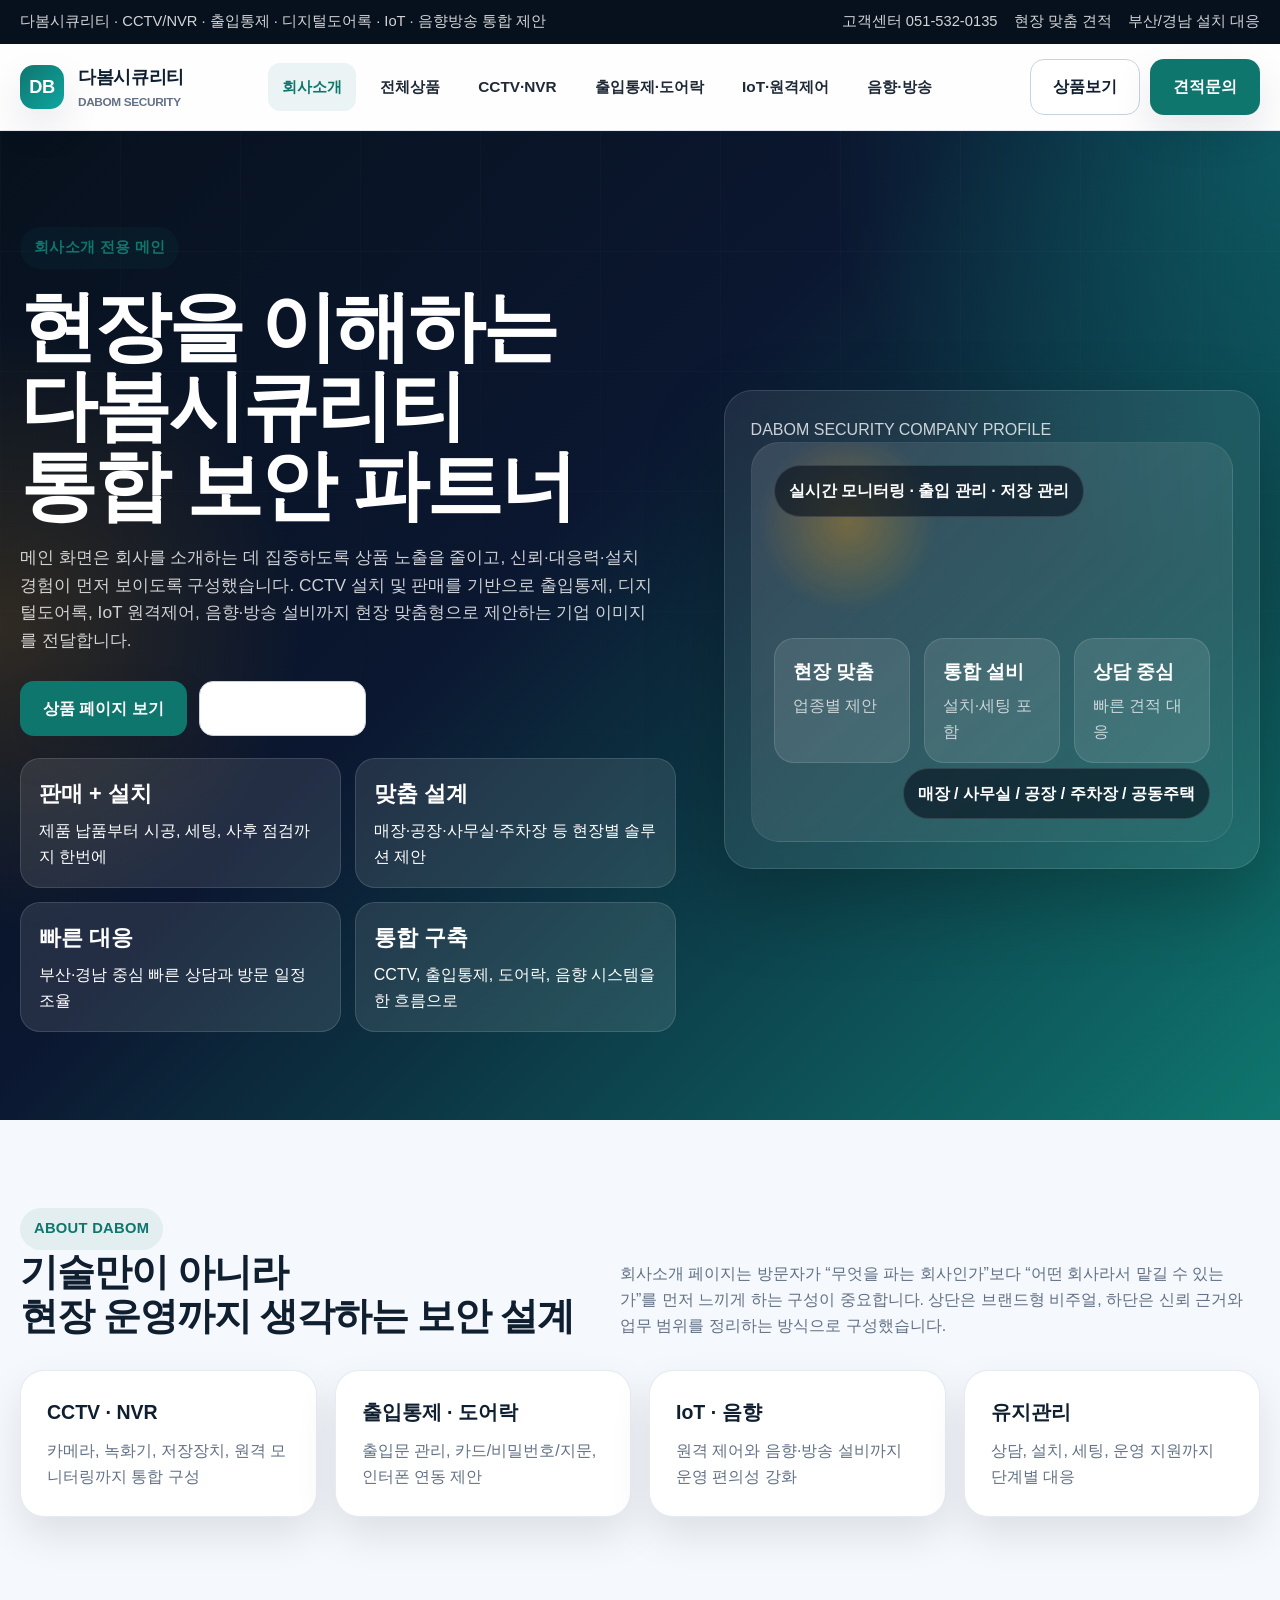
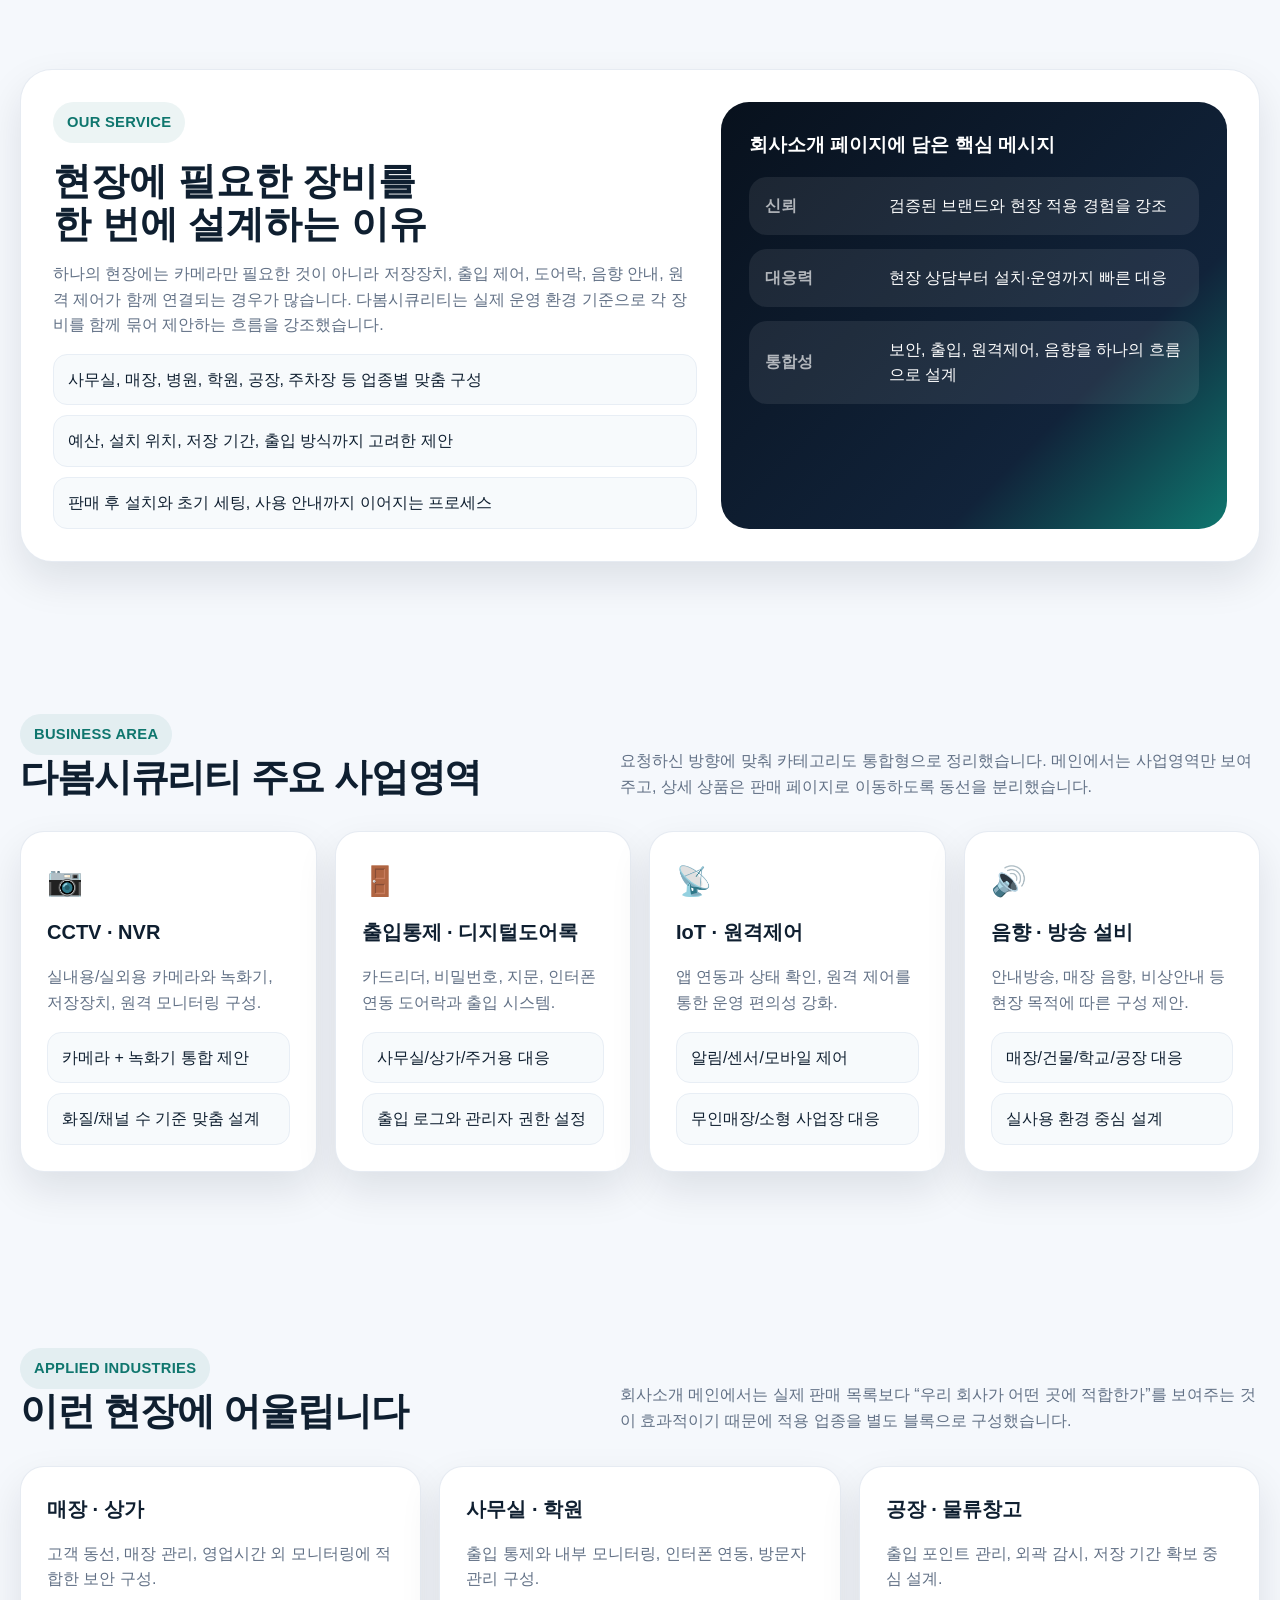
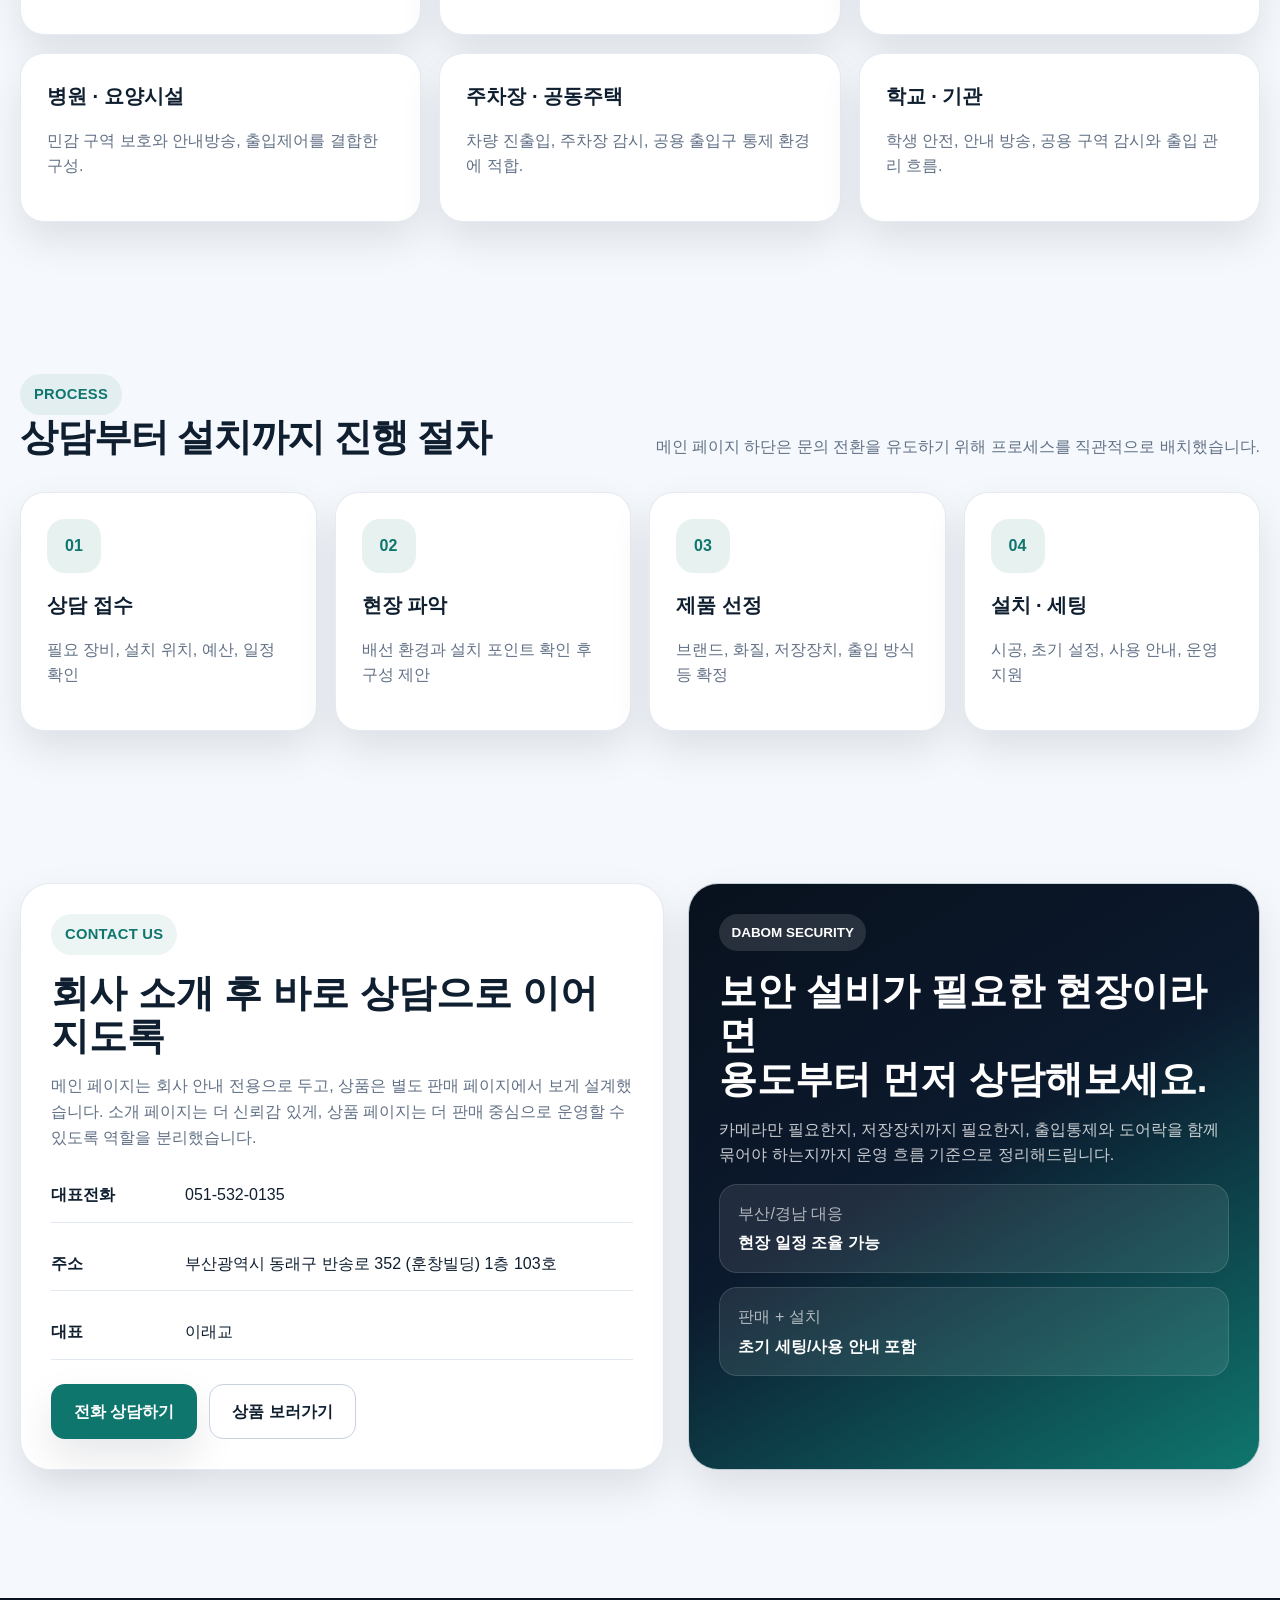
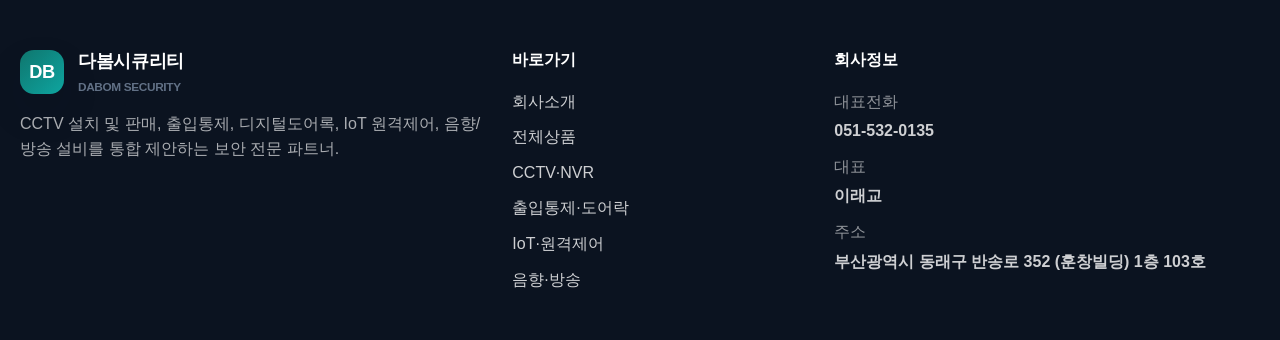
<file: index.html>
<!DOCTYPE html>
<html lang="ko">
<head>
  <meta charset="UTF-8">
  <meta name="viewport" content="width=device-width, initial-scale=1.0">
  <title>다봄시큐리티 | 회사소개</title>
  <meta name="description" content="다봄시큐리티 회사소개 페이지">
  <link rel="stylesheet" href="styles.css">
  
</head>
<body>
  
<div class="notice-bar">
  <div class="container inner">
    <div>다봄시큐리티 · CCTV/NVR · 출입통제 · 디지털도어록 · IoT · 음향방송 통합 제안</div>
    <div class="notice-links"><span>고객센터 051-532-0135</span><span>현장 맞춤 견적</span><span>부산/경남 설치 대응</span></div>
  </div>
</div>
<header class="site-header">
  <div class="container inner">
    <a class="brand" href="index.html">
      <span class="brand-mark">DB</span>
      <span class="brand-text">다봄시큐리티 <small class="muted">DABOM SECURITY</small></span>
    </a>
    <button class="nav-toggle" aria-label="메뉴 열기" onclick="toggleMenu()">☰</button>
    <nav class="main-nav"><a href="index.html" class="active">회사소개</a><a href="products.html" class="">전체상품</a><a href="cctv.html" class="">CCTV·NVR</a><a href="access.html" class="">출입통제·도어락</a><a href="iot.html" class="">IoT·원격제어</a><a href="audio.html" class="">음향·방송</a></nav>
    <div class="header-actions">
      <a class="btn secondary" href="products.html">상품보기</a>
      <a class="btn primary" href="tel:051-532-0135">견적문의</a>
    </div>
  </div>
</header>

  
<section class="hero intro-hero">
  <div class="container inner">
    <div>
      <span class="eyebrow">회사소개 전용 메인</span>
      <h1>현장을 이해하는<br>다봄시큐리티<br>통합 보안 파트너</h1>
      <p>메인 화면은 회사를 소개하는 데 집중하도록 상품 노출을 줄이고, 신뢰·대응력·설치 경험이 먼저 보이도록 구성했습니다. CCTV 설치 및 판매를 기반으로 출입통제, 디지털도어록, IoT 원격제어, 음향·방송 설비까지 현장 맞춤형으로 제안하는 기업 이미지를 전달합니다.</p>
      <div class="btn-row" style="margin-top:26px;">
        <a class="btn primary" href="products.html">상품 페이지 보기</a>
        <a class="btn secondary" href="#company">회사 소개 더보기</a>
      </div>
      <div class="hero-grid">
        <div class="hero-mini"><strong>판매 + 설치</strong><span>제품 납품부터 시공, 세팅, 사후 점검까지 한번에</span></div>
        <div class="hero-mini"><strong>맞춤 설계</strong><span>매장·공장·사무실·주차장 등 현장별 솔루션 제안</span></div>
        <div class="hero-mini"><strong>빠른 대응</strong><span>부산·경남 중심 빠른 상담과 방문 일정 조율</span></div>
        <div class="hero-mini"><strong>통합 구축</strong><span>CCTV, 출입통제, 도어락, 음향 시스템을 한 흐름으로</span></div>
      </div>
    </div>
    <div class="hero-dashboard">
      <div class="hero-card">
        <div class="muted" style="color:rgba(255,255,255,.78);">DABOM SECURITY COMPANY PROFILE</div>
        <div class="mock-visual">
          <div class="visual-badge one">실시간 모니터링 · 출입 관리 · 저장 관리</div>
          <div class="visual-badge two">매장 / 사무실 / 공장 / 주차장 / 공동주택</div>
          <div class="visual-panel">
            <div class="panel-stat"><b>현장 맞춤</b><span>업종별 제안</span></div>
            <div class="panel-stat"><b>통합 설비</b><span>설치·세팅 포함</span></div>
            <div class="panel-stat"><b>상담 중심</b><span>빠른 견적 대응</span></div>
          </div>
        </div>
      </div>
    </div>
  </div>
</section>

<section class="section" id="company">
  <div class="container">
    <div class="section-title">
      <div>
        <span class="eyebrow">ABOUT DABOM</span>
        <h2>기술만이 아니라<br>현장 운영까지 생각하는 보안 설계</h2>
      </div>
      <p>회사소개 페이지는 방문자가 “무엇을 파는 회사인가”보다 “어떤 회사라서 맡길 수 있는가”를 먼저 느끼게 하는 구성이 중요합니다. 상단은 브랜드형 비주얼, 하단은 신뢰 근거와 업무 범위를 정리하는 방식으로 구성했습니다.</p>
    </div>
    <div class="stats-grid">
      <div class="stat-card"><strong>CCTV · NVR</strong><span class="muted">카메라, 녹화기, 저장장치, 원격 모니터링까지 통합 구성</span></div>
      <div class="stat-card"><strong>출입통제 · 도어락</strong><span class="muted">출입문 관리, 카드/비밀번호/지문, 인터폰 연동 제안</span></div>
      <div class="stat-card"><strong>IoT · 음향</strong><span class="muted">원격 제어와 음향·방송 설비까지 운영 편의성 강화</span></div>
      <div class="stat-card"><strong>유지관리</strong><span class="muted">상담, 설치, 세팅, 운영 지원까지 단계별 대응</span></div>
    </div>
  </div>
</section>

<section class="section tight">
  <div class="container">
    <div class="split-card">
      <div>
        <span class="eyebrow">OUR SERVICE</span>
        <h2 style="margin:16px 0 14px; font-size:clamp(1.8rem,3vw,2.8rem); line-height:1.12;">현장에 필요한 장비를<br>한 번에 설계하는 이유</h2>
        <p class="muted">하나의 현장에는 카메라만 필요한 것이 아니라 저장장치, 출입 제어, 도어락, 음향 안내, 원격 제어가 함께 연결되는 경우가 많습니다. 다봄시큐리티는 실제 운영 환경 기준으로 각 장비를 함께 묶어 제안하는 흐름을 강조했습니다.</p>
        <div class="card-list">
          <span>사무실, 매장, 병원, 학원, 공장, 주차장 등 업종별 맞춤 구성</span>
          <span>예산, 설치 위치, 저장 기간, 출입 방식까지 고려한 제안</span>
          <span>판매 후 설치와 초기 세팅, 사용 안내까지 이어지는 프로세스</span>
        </div>
      </div>
      <div class="surface dark pad">
        <h3 style="margin:0 0 12px;">회사소개 페이지에 담은 핵심 메시지</h3>
        <div class="table-like">
          <div><b style="color:rgba(255,255,255,.66);">신뢰</b><span>검증된 브랜드와 현장 적용 경험을 강조</span></div>
          <div><b style="color:rgba(255,255,255,.66);">대응력</b><span>현장 상담부터 설치·운영까지 빠른 대응</span></div>
          <div><b style="color:rgba(255,255,255,.66);">통합성</b><span>보안, 출입, 원격제어, 음향을 하나의 흐름으로 설계</span></div>
        </div>
      </div>
    </div>
  </div>
</section>

<section class="section">
  <div class="container">
    <div class="section-title">
      <div>
        <span class="eyebrow">BUSINESS AREA</span>
        <h2>다봄시큐리티 주요 사업영역</h2>
      </div>
      <p>요청하신 방향에 맞춰 카테고리도 통합형으로 정리했습니다. 메인에서는 사업영역만 보여주고, 상세 상품은 판매 페이지로 이동하도록 동선을 분리했습니다.</p>
    </div>
    <div class="icon-grid four">
      <article class="icon-card"><div class="icon-top">📷</div><h3>CCTV · NVR</h3><p class="muted">실내용/실외용 카메라와 녹화기, 저장장치, 원격 모니터링 구성.</p><div class="card-list"><span>카메라 + 녹화기 통합 제안</span><span>화질/채널 수 기준 맞춤 설계</span></div></article>
      <article class="icon-card"><div class="icon-top">🚪</div><h3>출입통제 · 디지털도어록</h3><p class="muted">카드리더, 비밀번호, 지문, 인터폰 연동 도어락과 출입 시스템.</p><div class="card-list"><span>사무실/상가/주거용 대응</span><span>출입 로그와 관리자 권한 설정</span></div></article>
      <article class="icon-card"><div class="icon-top">📡</div><h3>IoT · 원격제어</h3><p class="muted">앱 연동과 상태 확인, 원격 제어를 통한 운영 편의성 강화.</p><div class="card-list"><span>알림/센서/모바일 제어</span><span>무인매장/소형 사업장 대응</span></div></article>
      <article class="icon-card"><div class="icon-top">🔊</div><h3>음향 · 방송 설비</h3><p class="muted">안내방송, 매장 음향, 비상안내 등 현장 목적에 따른 구성 제안.</p><div class="card-list"><span>매장/건물/학교/공장 대응</span><span>실사용 환경 중심 설계</span></div></article>
    </div>
  </div>
</section>

<section class="section">
  <div class="container">
    <div class="section-title">
      <div>
        <span class="eyebrow">APPLIED INDUSTRIES</span>
        <h2>이런 현장에 어울립니다</h2>
      </div>
      <p>회사소개 메인에서는 실제 판매 목록보다 “우리 회사가 어떤 곳에 적합한가”를 보여주는 것이 효과적이기 때문에 적용 업종을 별도 블록으로 구성했습니다.</p>
    </div>
    <div class="industry-grid">
      <div class="industry-card"><h3>매장 · 상가</h3><p class="muted">고객 동선, 매장 관리, 영업시간 외 모니터링에 적합한 보안 구성.</p></div>
      <div class="industry-card"><h3>사무실 · 학원</h3><p class="muted">출입 통제와 내부 모니터링, 인터폰 연동, 방문자 관리 구성.</p></div>
      <div class="industry-card"><h3>공장 · 물류창고</h3><p class="muted">출입 포인트 관리, 외곽 감시, 저장 기간 확보 중심 설계.</p></div>
      <div class="industry-card"><h3>병원 · 요양시설</h3><p class="muted">민감 구역 보호와 안내방송, 출입제어를 결합한 구성.</p></div>
      <div class="industry-card"><h3>주차장 · 공동주택</h3><p class="muted">차량 진출입, 주차장 감시, 공용 출입구 통제 환경에 적합.</p></div>
      <div class="industry-card"><h3>학교 · 기관</h3><p class="muted">학생 안전, 안내 방송, 공용 구역 감시와 출입 관리 흐름.</p></div>
    </div>
  </div>
</section>

<section class="section tight">
  <div class="container">
    <div class="section-title">
      <div>
        <span class="eyebrow">PROCESS</span>
        <h2>상담부터 설치까지 진행 절차</h2>
      </div>
      <p>메인 페이지 하단은 문의 전환을 유도하기 위해 프로세스를 직관적으로 배치했습니다.</p>
    </div>
    <div class="step-grid">
      <div class="step-card"><div class="step-num">01</div><h3>상담 접수</h3><p class="muted">필요 장비, 설치 위치, 예산, 일정 확인</p></div>
      <div class="step-card"><div class="step-num">02</div><h3>현장 파악</h3><p class="muted">배선 환경과 설치 포인트 확인 후 구성 제안</p></div>
      <div class="step-card"><div class="step-num">03</div><h3>제품 선정</h3><p class="muted">브랜드, 화질, 저장장치, 출입 방식 등 확정</p></div>
      <div class="step-card"><div class="step-num">04</div><h3>설치 · 세팅</h3><p class="muted">시공, 초기 설정, 사용 안내, 운영 지원</p></div>
    </div>
  </div>
</section>

<section class="section" id="contact">
  <div class="container info-grid">
    <div class="info-card">
      <span class="eyebrow">CONTACT US</span>
      <h2 style="margin:16px 0 12px; font-size:clamp(1.8rem,3vw,2.6rem); line-height:1.12;">회사 소개 후 바로 상담으로 이어지도록</h2>
      <p class="muted">메인 페이지는 회사 안내 전용으로 두고, 상품은 별도 판매 페이지에서 보게 설계했습니다. 소개 페이지는 더 신뢰감 있게, 상품 페이지는 더 판매 중심으로 운영할 수 있도록 역할을 분리했습니다.</p>
      <div class="contact-list" style="margin-top:18px;">
        <div><strong>대표전화</strong><span>051-532-0135</span></div>
        <div><strong>주소</strong><span>부산광역시 동래구 반송로 352 (훈창빌딩) 1층 103호</span></div>
        <div><strong>대표</strong><span>이래교</span></div>
      </div>
      <div class="btn-row" style="margin-top:24px;">
        <a class="btn primary" href="tel:051-532-0135">전화 상담하기</a>
        <a class="btn secondary" href="products.html">상품 보러가기</a>
      </div>
    </div>
    <div class="contact-panel">
      <div class="panel-badge">DABOM SECURITY</div>
      <h3>보안 설비가 필요한 현장이라면<br>용도부터 먼저 상담해보세요.</h3>
      <p>카메라만 필요한지, 저장장치까지 필요한지, 출입통제와 도어락을 함께 묶어야 하는지까지 운영 흐름 기준으로 정리해드립니다.</p>
      <div class="contact-highlight"><span>부산/경남 대응</span><strong>현장 일정 조율 가능</strong></div>
      <div class="contact-highlight"><span>판매 + 설치</span><strong>초기 세팅/사용 안내 포함</strong></div>
    </div>
  </div>
</section>

  
<footer class="footer">
  <div class="container footer-grid">
    <div>
      <a class="brand footer-brand" href="index.html">
        <span class="brand-mark">DB</span>
        <span class="brand-text">다봄시큐리티 <small class="muted">DABOM SECURITY</small></span>
      </a>
      <p class="footer-copy">CCTV 설치 및 판매, 출입통제, 디지털도어록, IoT 원격제어, 음향/방송 설비를 통합 제안하는 보안 전문 파트너.</p>
    </div>
    <div class="footer-links">
      <strong>바로가기</strong>
      <a href="index.html">회사소개</a>
      <a href="products.html">전체상품</a>
      <a href="cctv.html">CCTV·NVR</a>
      <a href="access.html">출입통제·도어락</a>
      <a href="iot.html">IoT·원격제어</a>
      <a href="audio.html">음향·방송</a>
    </div>
    <div class="footer-info">
      <strong>회사정보</strong>
      <div><span>대표전화</span><b>051-532-0135</b></div>
      <div><span>대표</span><b>이래교</b></div>
      <div><span>주소</span><b>부산광역시 동래구 반송로 352 (훈창빌딩) 1층 103호</b></div>
    </div>
  </div>
</footer>
<script src="app.js"></script>

</body>
</html>
</file>
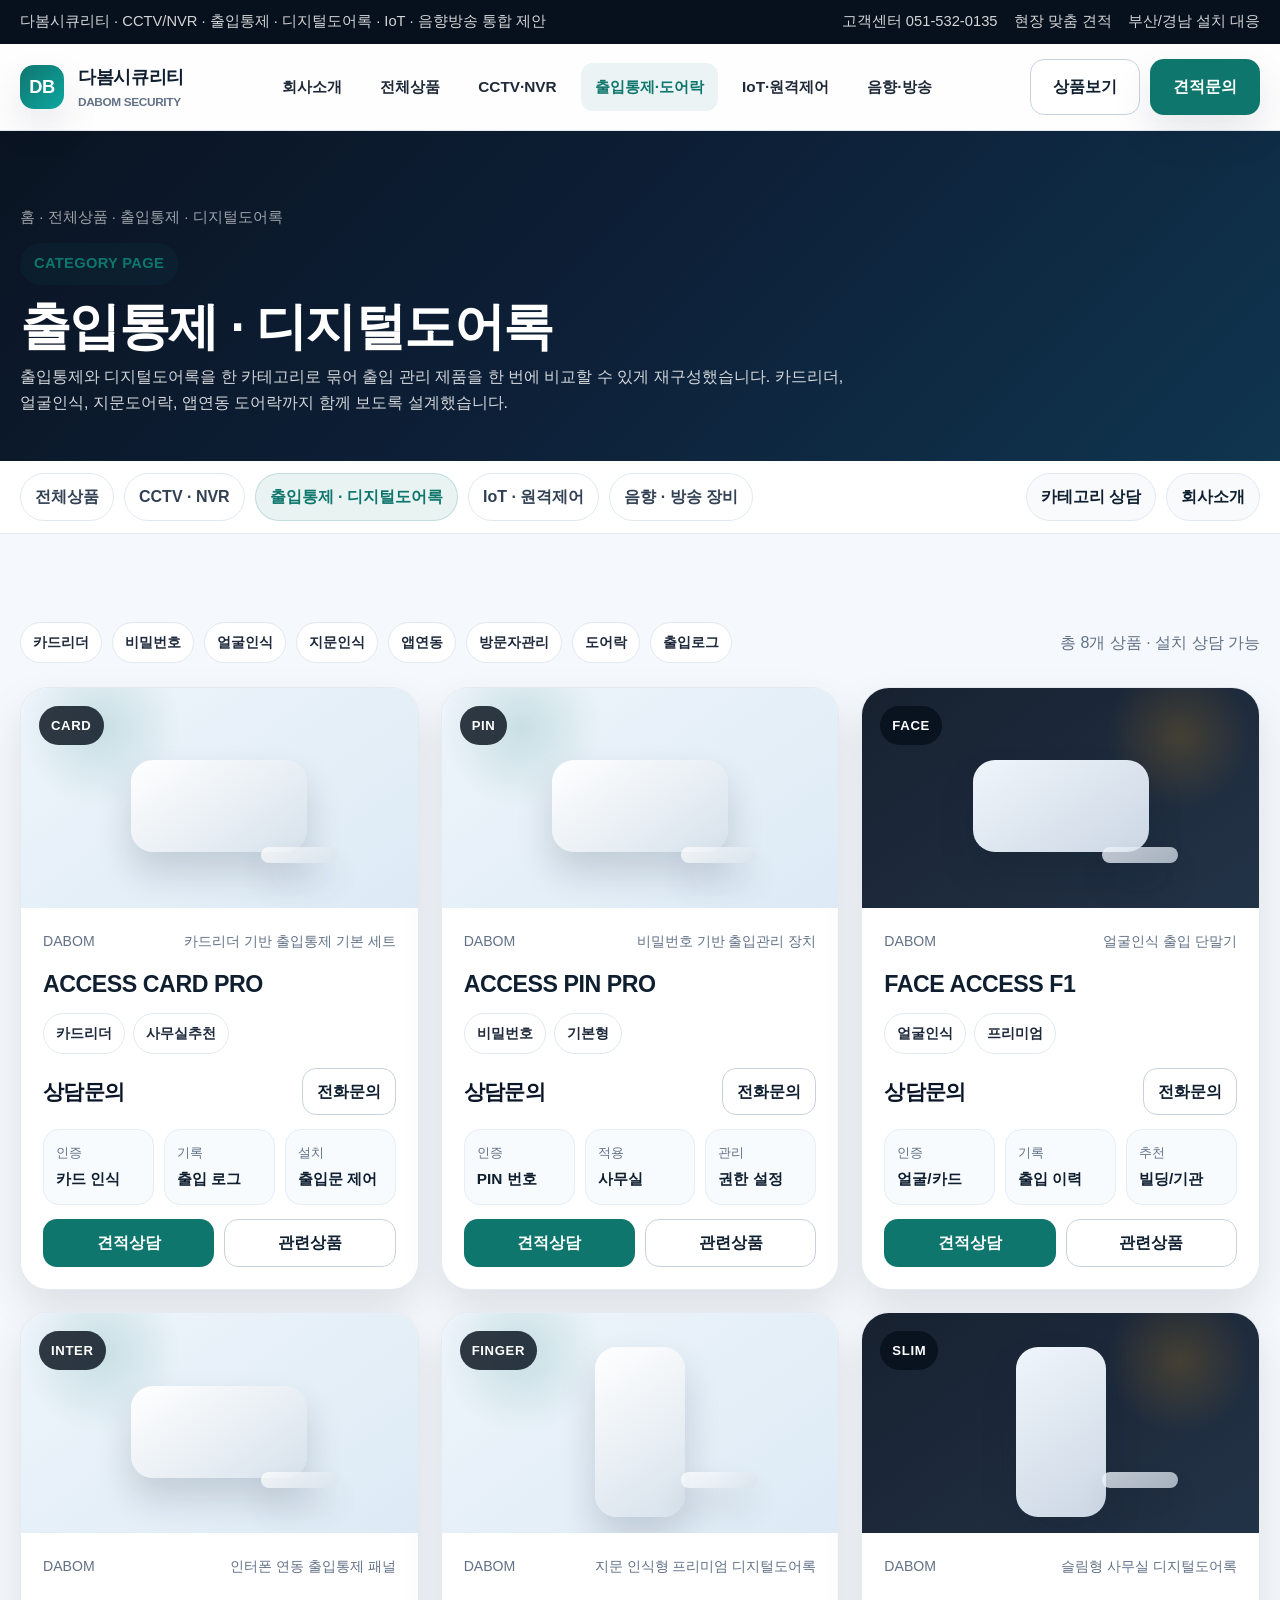
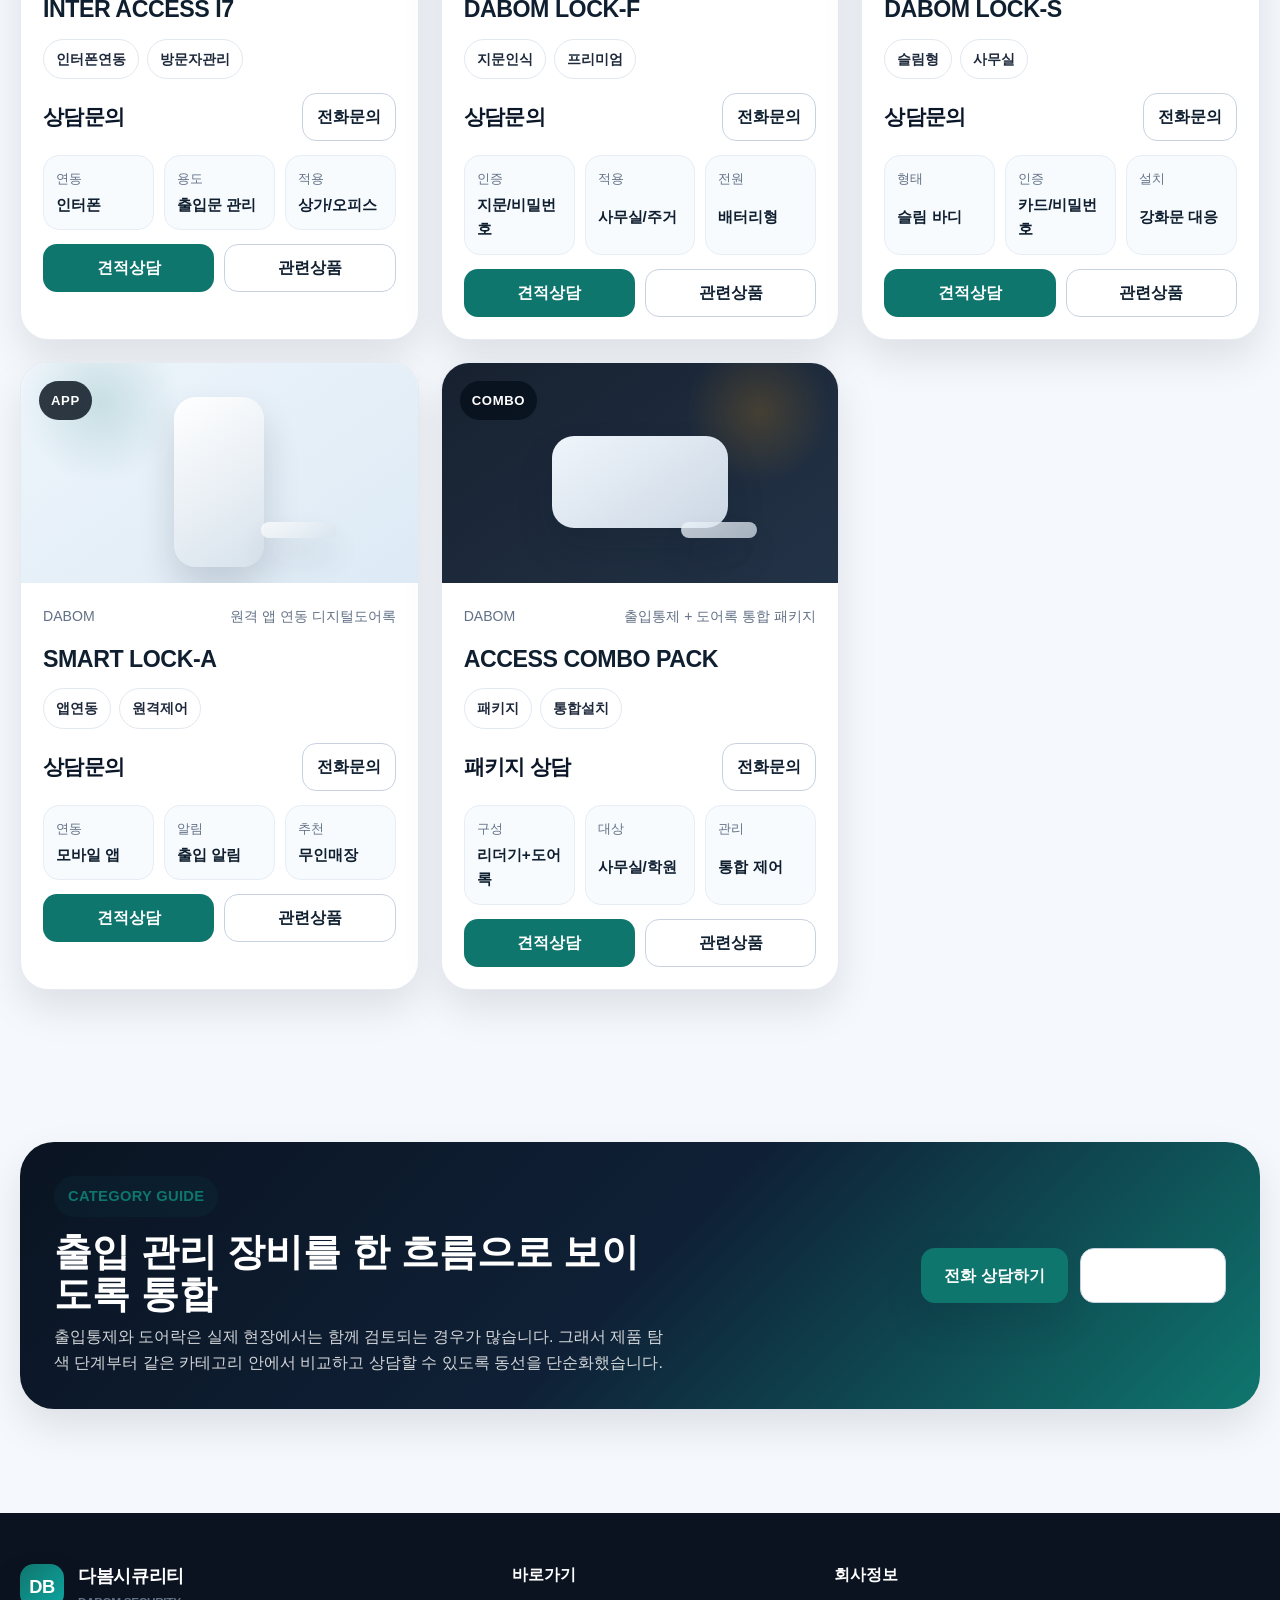
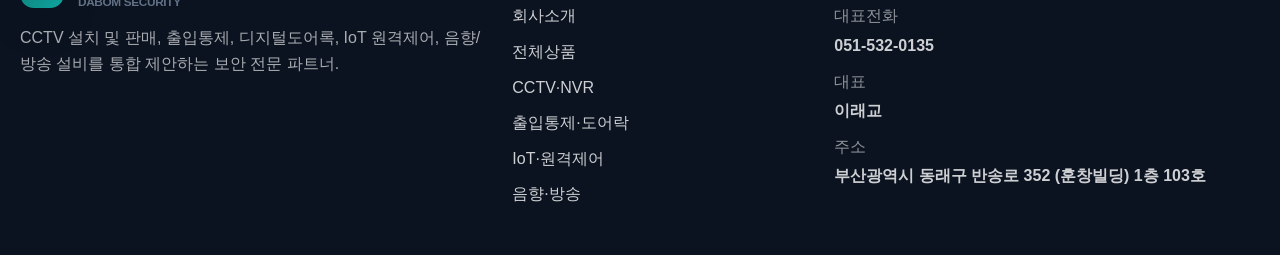
<file: access.html>
<!DOCTYPE html>
<html lang="ko">
<head>
  <meta charset="UTF-8">
  <meta name="viewport" content="width=device-width, initial-scale=1.0">
  <title>다봄시큐리티 | 출입통제 · 디지털도어록</title>
  <meta name="description" content="다봄시큐리티 출입통제 및 디지털도어록 카테고리 페이지">
  <link rel="stylesheet" href="styles.css">
  
</head>
<body>
  
<div class="notice-bar">
  <div class="container inner">
    <div>다봄시큐리티 · CCTV/NVR · 출입통제 · 디지털도어록 · IoT · 음향방송 통합 제안</div>
    <div class="notice-links"><span>고객센터 051-532-0135</span><span>현장 맞춤 견적</span><span>부산/경남 설치 대응</span></div>
  </div>
</div>
<header class="site-header">
  <div class="container inner">
    <a class="brand" href="index.html">
      <span class="brand-mark">DB</span>
      <span class="brand-text">다봄시큐리티 <small class="muted">DABOM SECURITY</small></span>
    </a>
    <button class="nav-toggle" aria-label="메뉴 열기" onclick="toggleMenu()">☰</button>
    <nav class="main-nav"><a href="index.html" class="">회사소개</a><a href="products.html" class="">전체상품</a><a href="cctv.html" class="">CCTV·NVR</a><a href="access.html" class="active">출입통제·도어락</a><a href="iot.html" class="">IoT·원격제어</a><a href="audio.html" class="">음향·방송</a></nav>
    <div class="header-actions">
      <a class="btn secondary" href="products.html">상품보기</a>
      <a class="btn primary" href="tel:051-532-0135">견적문의</a>
    </div>
  </div>
</header>

  
<section class="sub-hero">
  <div class="container">
    <div class="breadcrumbs">홈 · 전체상품 · 출입통제 · 디지털도어록</div>
    <span class="eyebrow" style="margin-top:14px;">CATEGORY PAGE</span>
    <h1>출입통제 · 디지털도어록</h1>
    <p>출입통제와 디지털도어록을 한 카테고리로 묶어 출입 관리 제품을 한 번에 비교할 수 있게 재구성했습니다. 카드리더, 얼굴인식, 지문도어락, 앱연동 도어락까지 함께 보도록 설계했습니다.</p>
  </div>
</section>

<div class="ecom-bar">
  <div class="container inner">
    <div class="category-tabs">
      <a href="products.html" class="">전체상품</a><a href="cctv.html" class="">CCTV · NVR</a><a href="access.html" class="active">출입통제 · 디지털도어록</a><a href="iot.html" class="">IoT · 원격제어</a><a href="audio.html" class="">음향 · 방송 장비</a>
    </div>
    <div class="quick-links">
      <a href="tel:051-532-0135">카테고리 상담</a>
      <a href="index.html">회사소개</a>
    </div>
  </div>
</div>

<section class="section">
  <div class="container">
    <div class="filter-row">
      <div class="filter-chips"><span>카드리더</span><span>비밀번호</span><span>얼굴인식</span><span>지문인식</span><span>앱연동</span><span>방문자관리</span><span>도어락</span><span>출입로그</span></div>
      <div class="muted">총 8개 상품 · 설치 상담 가능</div>
    </div>
    <div class="product-grid">
      
    <article class="product-card">
      <div class="product-visual ">
        <span class="visual-chip">CARD</span>
        <span class="device-shape panel"></span><span class="device-shape small"></span>
      </div>
      <div class="product-body">
        <div class="product-meta"><span>DABOM</span><span>카드리더 기반 출입통제 기본 세트</span></div>
        <div>
          <h3>ACCESS CARD PRO</h3>
          <div class="badges"><span class="badge">카드리더</span><span class="badge">사무실추천</span></div>
        </div>
        <div class="price-row"><span class="price">상담문의</span><a class="btn secondary" href="tel:051-532-0135" style="padding:10px 14px;">전화문의</a></div>
        <div class="specs"><span><span>인증</span><b>카드 인식</b></span><span><span>기록</span><b>출입 로그</b></span><span><span>설치</span><b>출입문 제어</b></span></div>
        <div class="product-actions"><a class="quote" href="tel:051-532-0135">견적상담</a><a class="buy" href="access.html">관련상품</a></div>
      </div>
    </article>
    
    <article class="product-card">
      <div class="product-visual ">
        <span class="visual-chip">PIN</span>
        <span class="device-shape panel"></span><span class="device-shape small"></span>
      </div>
      <div class="product-body">
        <div class="product-meta"><span>DABOM</span><span>비밀번호 기반 출입관리 장치</span></div>
        <div>
          <h3>ACCESS PIN PRO</h3>
          <div class="badges"><span class="badge">비밀번호</span><span class="badge">기본형</span></div>
        </div>
        <div class="price-row"><span class="price">상담문의</span><a class="btn secondary" href="tel:051-532-0135" style="padding:10px 14px;">전화문의</a></div>
        <div class="specs"><span><span>인증</span><b>PIN 번호</b></span><span><span>적용</span><b>사무실</b></span><span><span>관리</span><b>권한 설정</b></span></div>
        <div class="product-actions"><a class="quote" href="tel:051-532-0135">견적상담</a><a class="buy" href="access.html">관련상품</a></div>
      </div>
    </article>
    
    <article class="product-card">
      <div class="product-visual dark">
        <span class="visual-chip">FACE</span>
        <span class="device-shape panel"></span><span class="device-shape small"></span>
      </div>
      <div class="product-body">
        <div class="product-meta"><span>DABOM</span><span>얼굴인식 출입 단말기</span></div>
        <div>
          <h3>FACE ACCESS F1</h3>
          <div class="badges"><span class="badge">얼굴인식</span><span class="badge">프리미엄</span></div>
        </div>
        <div class="price-row"><span class="price">상담문의</span><a class="btn secondary" href="tel:051-532-0135" style="padding:10px 14px;">전화문의</a></div>
        <div class="specs"><span><span>인증</span><b>얼굴/카드</b></span><span><span>기록</span><b>출입 이력</b></span><span><span>추천</span><b>빌딩/기관</b></span></div>
        <div class="product-actions"><a class="quote" href="tel:051-532-0135">견적상담</a><a class="buy" href="access.html">관련상품</a></div>
      </div>
    </article>
    
    <article class="product-card">
      <div class="product-visual ">
        <span class="visual-chip">INTER</span>
        <span class="device-shape panel"></span><span class="device-shape small"></span>
      </div>
      <div class="product-body">
        <div class="product-meta"><span>DABOM</span><span>인터폰 연동 출입통제 패널</span></div>
        <div>
          <h3>INTER ACCESS I7</h3>
          <div class="badges"><span class="badge">인터폰연동</span><span class="badge">방문자관리</span></div>
        </div>
        <div class="price-row"><span class="price">상담문의</span><a class="btn secondary" href="tel:051-532-0135" style="padding:10px 14px;">전화문의</a></div>
        <div class="specs"><span><span>연동</span><b>인터폰</b></span><span><span>용도</span><b>출입문 관리</b></span><span><span>적용</span><b>상가/오피스</b></span></div>
        <div class="product-actions"><a class="quote" href="tel:051-532-0135">견적상담</a><a class="buy" href="access.html">관련상품</a></div>
      </div>
    </article>
    
    <article class="product-card">
      <div class="product-visual ">
        <span class="visual-chip">FINGER</span>
        <span class="device-shape lock"></span><span class="device-shape small"></span>
      </div>
      <div class="product-body">
        <div class="product-meta"><span>DABOM</span><span>지문 인식형 프리미엄 디지털도어록</span></div>
        <div>
          <h3>DABOM LOCK-F</h3>
          <div class="badges"><span class="badge">지문인식</span><span class="badge">프리미엄</span></div>
        </div>
        <div class="price-row"><span class="price">상담문의</span><a class="btn secondary" href="tel:051-532-0135" style="padding:10px 14px;">전화문의</a></div>
        <div class="specs"><span><span>인증</span><b>지문/비밀번호</b></span><span><span>적용</span><b>사무실/주거</b></span><span><span>전원</span><b>배터리형</b></span></div>
        <div class="product-actions"><a class="quote" href="tel:051-532-0135">견적상담</a><a class="buy" href="access.html">관련상품</a></div>
      </div>
    </article>
    
    <article class="product-card">
      <div class="product-visual dark">
        <span class="visual-chip">SLIM</span>
        <span class="device-shape lock"></span><span class="device-shape small"></span>
      </div>
      <div class="product-body">
        <div class="product-meta"><span>DABOM</span><span>슬림형 사무실 디지털도어록</span></div>
        <div>
          <h3>DABOM LOCK-S</h3>
          <div class="badges"><span class="badge">슬림형</span><span class="badge">사무실</span></div>
        </div>
        <div class="price-row"><span class="price">상담문의</span><a class="btn secondary" href="tel:051-532-0135" style="padding:10px 14px;">전화문의</a></div>
        <div class="specs"><span><span>형태</span><b>슬림 바디</b></span><span><span>인증</span><b>카드/비밀번호</b></span><span><span>설치</span><b>강화문 대응</b></span></div>
        <div class="product-actions"><a class="quote" href="tel:051-532-0135">견적상담</a><a class="buy" href="access.html">관련상품</a></div>
      </div>
    </article>
    
    <article class="product-card">
      <div class="product-visual ">
        <span class="visual-chip">APP</span>
        <span class="device-shape lock"></span><span class="device-shape small"></span>
      </div>
      <div class="product-body">
        <div class="product-meta"><span>DABOM</span><span>원격 앱 연동 디지털도어록</span></div>
        <div>
          <h3>SMART LOCK-A</h3>
          <div class="badges"><span class="badge">앱연동</span><span class="badge">원격제어</span></div>
        </div>
        <div class="price-row"><span class="price">상담문의</span><a class="btn secondary" href="tel:051-532-0135" style="padding:10px 14px;">전화문의</a></div>
        <div class="specs"><span><span>연동</span><b>모바일 앱</b></span><span><span>알림</span><b>출입 알림</b></span><span><span>추천</span><b>무인매장</b></span></div>
        <div class="product-actions"><a class="quote" href="tel:051-532-0135">견적상담</a><a class="buy" href="access.html">관련상품</a></div>
      </div>
    </article>
    
    <article class="product-card">
      <div class="product-visual dark">
        <span class="visual-chip">COMBO</span>
        <span class="device-shape panel"></span><span class="device-shape small"></span>
      </div>
      <div class="product-body">
        <div class="product-meta"><span>DABOM</span><span>출입통제 + 도어록 통합 패키지</span></div>
        <div>
          <h3>ACCESS COMBO PACK</h3>
          <div class="badges"><span class="badge">패키지</span><span class="badge">통합설치</span></div>
        </div>
        <div class="price-row"><span class="price">패키지 상담</span><a class="btn secondary" href="tel:051-532-0135" style="padding:10px 14px;">전화문의</a></div>
        <div class="specs"><span><span>구성</span><b>리더기+도어록</b></span><span><span>대상</span><b>사무실/학원</b></span><span><span>관리</span><b>통합 제어</b></span></div>
        <div class="product-actions"><a class="quote" href="tel:051-532-0135">견적상담</a><a class="buy" href="access.html">관련상품</a></div>
      </div>
    </article>
    
    </div>
  </div>
</section>

<section class="section tight">
  <div class="container">
    <div class="inline-cta">
      <div>
        <span class="eyebrow">CATEGORY GUIDE</span>
        <h2>출입 관리 장비를 한 흐름으로 보이도록 통합</h2>
        <p>출입통제와 도어락은 실제 현장에서는 함께 검토되는 경우가 많습니다. 그래서 제품 탐색 단계부터 같은 카테고리 안에서 비교하고 상담할 수 있도록 동선을 단순화했습니다.</p>
      </div>
      <div class="cta-actions">
        <a class="btn primary" href="tel:051-532-0135">전화 상담하기</a>
        <a class="btn secondary" href="products.html">전체상품 보기</a>
      </div>
    </div>
  </div>
</section>

  
<footer class="footer">
  <div class="container footer-grid">
    <div>
      <a class="brand footer-brand" href="index.html">
        <span class="brand-mark">DB</span>
        <span class="brand-text">다봄시큐리티 <small class="muted">DABOM SECURITY</small></span>
      </a>
      <p class="footer-copy">CCTV 설치 및 판매, 출입통제, 디지털도어록, IoT 원격제어, 음향/방송 설비를 통합 제안하는 보안 전문 파트너.</p>
    </div>
    <div class="footer-links">
      <strong>바로가기</strong>
      <a href="index.html">회사소개</a>
      <a href="products.html">전체상품</a>
      <a href="cctv.html">CCTV·NVR</a>
      <a href="access.html">출입통제·도어락</a>
      <a href="iot.html">IoT·원격제어</a>
      <a href="audio.html">음향·방송</a>
    </div>
    <div class="footer-info">
      <strong>회사정보</strong>
      <div><span>대표전화</span><b>051-532-0135</b></div>
      <div><span>대표</span><b>이래교</b></div>
      <div><span>주소</span><b>부산광역시 동래구 반송로 352 (훈창빌딩) 1층 103호</b></div>
    </div>
  </div>
</footer>
<script src="app.js"></script>

</body>
</html>
</file>
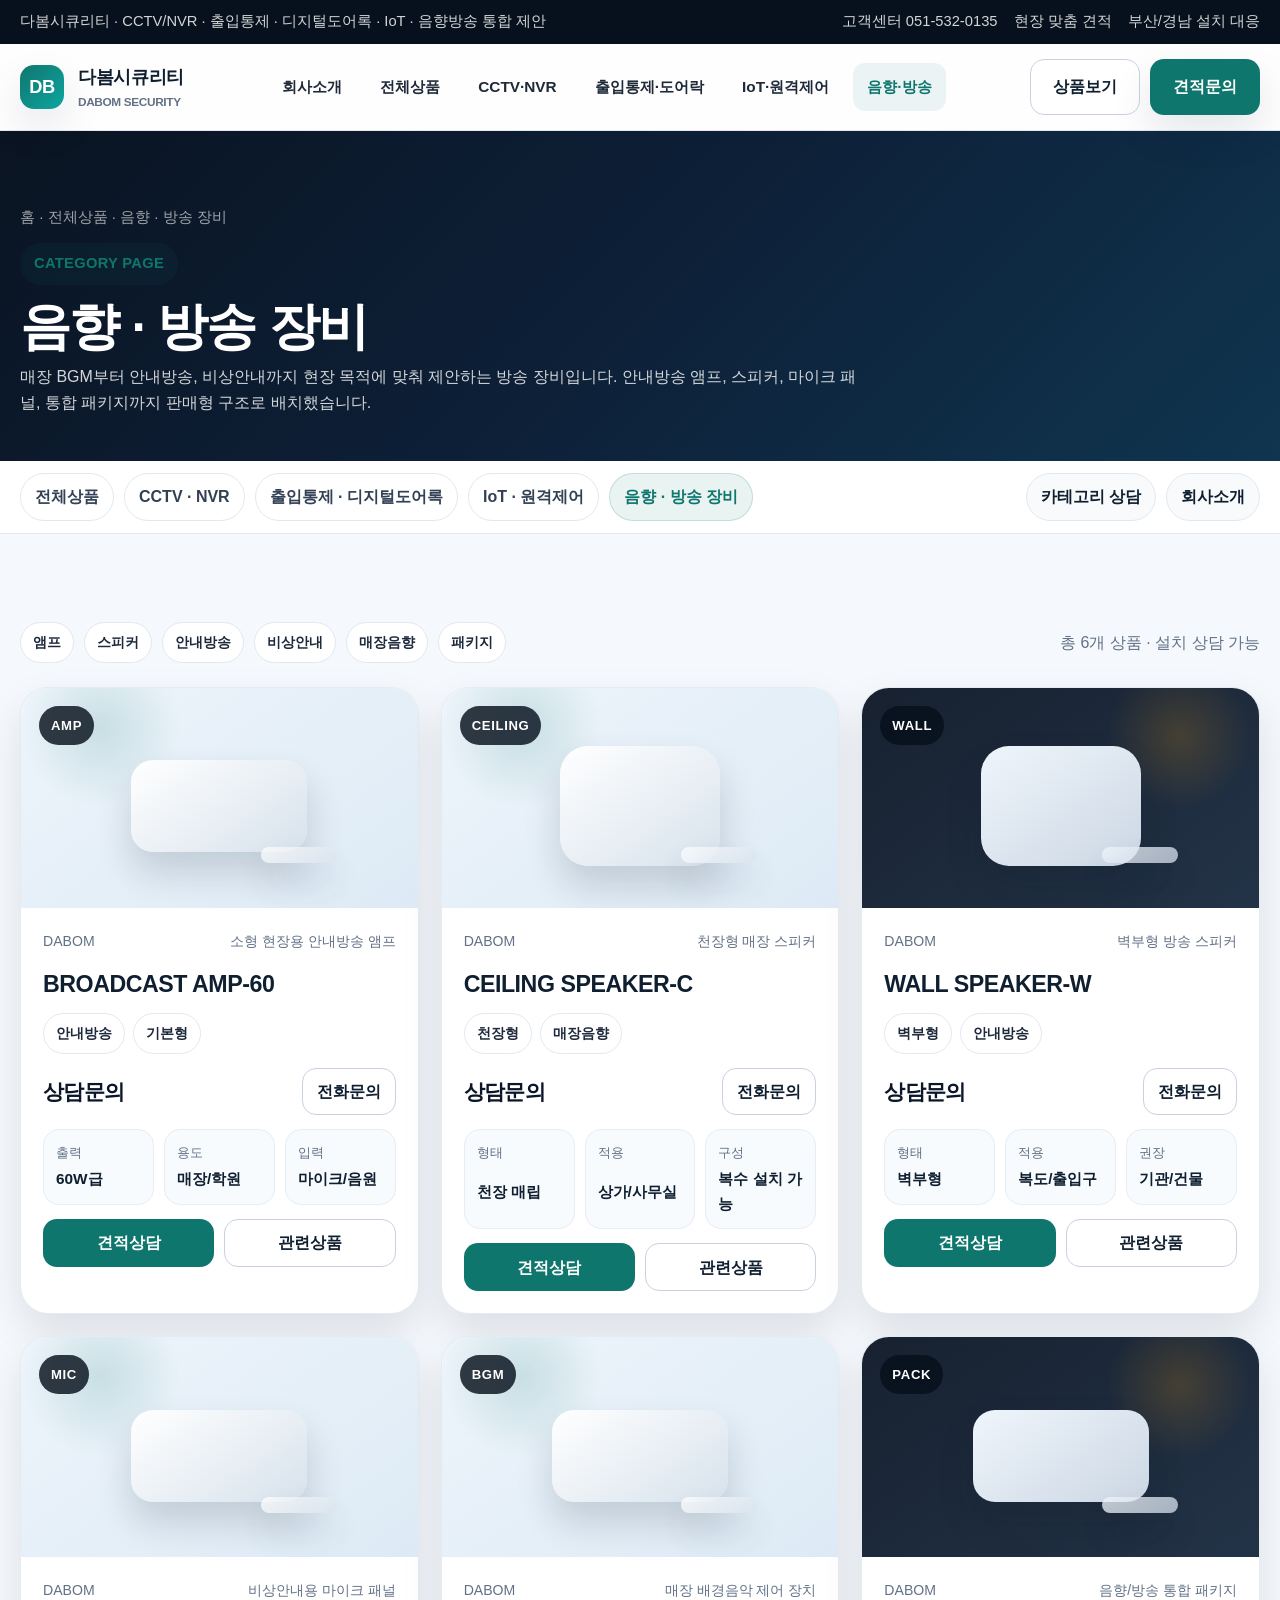
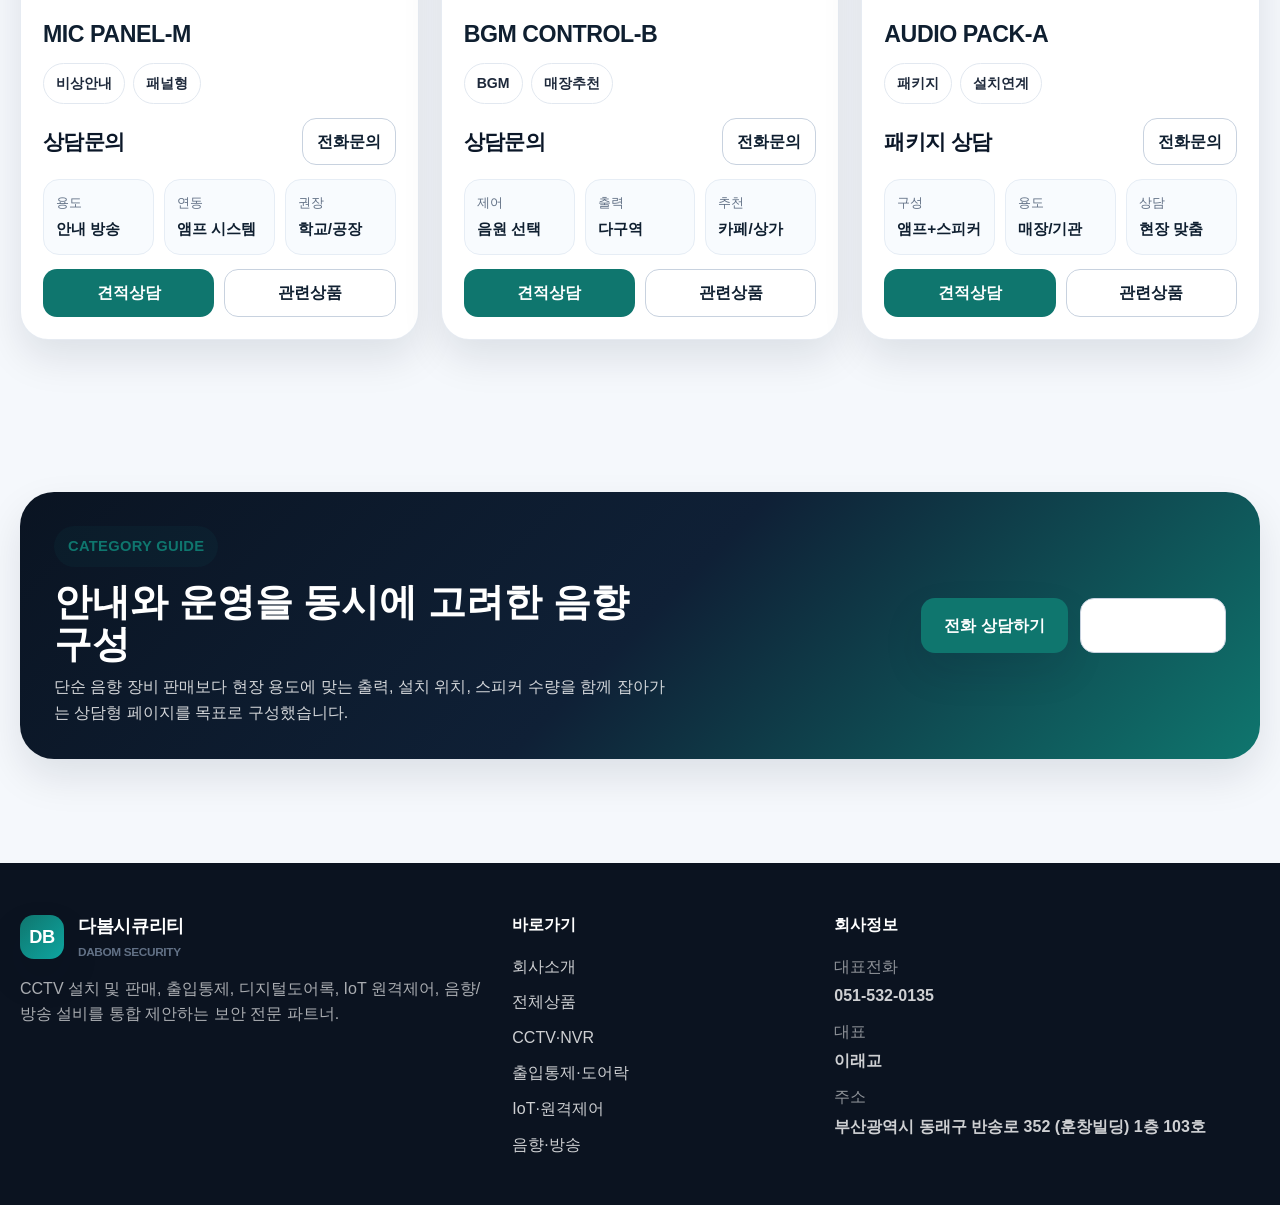
<file: audio.html>
<!DOCTYPE html>
<html lang="ko">
<head>
  <meta charset="UTF-8">
  <meta name="viewport" content="width=device-width, initial-scale=1.0">
  <title>다봄시큐리티 | 음향 · 방송</title>
  <meta name="description" content="다봄시큐리티 음향 및 방송 장비 카테고리 페이지">
  <link rel="stylesheet" href="styles.css">
  
</head>
<body>
  
<div class="notice-bar">
  <div class="container inner">
    <div>다봄시큐리티 · CCTV/NVR · 출입통제 · 디지털도어록 · IoT · 음향방송 통합 제안</div>
    <div class="notice-links"><span>고객센터 051-532-0135</span><span>현장 맞춤 견적</span><span>부산/경남 설치 대응</span></div>
  </div>
</div>
<header class="site-header">
  <div class="container inner">
    <a class="brand" href="index.html">
      <span class="brand-mark">DB</span>
      <span class="brand-text">다봄시큐리티 <small class="muted">DABOM SECURITY</small></span>
    </a>
    <button class="nav-toggle" aria-label="메뉴 열기" onclick="toggleMenu()">☰</button>
    <nav class="main-nav"><a href="index.html" class="">회사소개</a><a href="products.html" class="">전체상품</a><a href="cctv.html" class="">CCTV·NVR</a><a href="access.html" class="">출입통제·도어락</a><a href="iot.html" class="">IoT·원격제어</a><a href="audio.html" class="active">음향·방송</a></nav>
    <div class="header-actions">
      <a class="btn secondary" href="products.html">상품보기</a>
      <a class="btn primary" href="tel:051-532-0135">견적문의</a>
    </div>
  </div>
</header>

  
<section class="sub-hero">
  <div class="container">
    <div class="breadcrumbs">홈 · 전체상품 · 음향 · 방송 장비</div>
    <span class="eyebrow" style="margin-top:14px;">CATEGORY PAGE</span>
    <h1>음향 · 방송 장비</h1>
    <p>매장 BGM부터 안내방송, 비상안내까지 현장 목적에 맞춰 제안하는 방송 장비입니다. 안내방송 앰프, 스피커, 마이크 패널, 통합 패키지까지 판매형 구조로 배치했습니다.</p>
  </div>
</section>

<div class="ecom-bar">
  <div class="container inner">
    <div class="category-tabs">
      <a href="products.html" class="">전체상품</a><a href="cctv.html" class="">CCTV · NVR</a><a href="access.html" class="">출입통제 · 디지털도어록</a><a href="iot.html" class="">IoT · 원격제어</a><a href="audio.html" class="active">음향 · 방송 장비</a>
    </div>
    <div class="quick-links">
      <a href="tel:051-532-0135">카테고리 상담</a>
      <a href="index.html">회사소개</a>
    </div>
  </div>
</div>

<section class="section">
  <div class="container">
    <div class="filter-row">
      <div class="filter-chips"><span>앰프</span><span>스피커</span><span>안내방송</span><span>비상안내</span><span>매장음향</span><span>패키지</span></div>
      <div class="muted">총 6개 상품 · 설치 상담 가능</div>
    </div>
    <div class="product-grid">
      
    <article class="product-card">
      <div class="product-visual ">
        <span class="visual-chip">AMP</span>
        <span class="device-shape panel"></span><span class="device-shape small"></span>
      </div>
      <div class="product-body">
        <div class="product-meta"><span>DABOM</span><span>소형 현장용 안내방송 앰프</span></div>
        <div>
          <h3>BROADCAST AMP-60</h3>
          <div class="badges"><span class="badge">안내방송</span><span class="badge">기본형</span></div>
        </div>
        <div class="price-row"><span class="price">상담문의</span><a class="btn secondary" href="tel:051-532-0135" style="padding:10px 14px;">전화문의</a></div>
        <div class="specs"><span><span>출력</span><b>60W급</b></span><span><span>용도</span><b>매장/학원</b></span><span><span>입력</span><b>마이크/음원</b></span></div>
        <div class="product-actions"><a class="quote" href="tel:051-532-0135">견적상담</a><a class="buy" href="audio.html">관련상품</a></div>
      </div>
    </article>
    
    <article class="product-card">
      <div class="product-visual ">
        <span class="visual-chip">CEILING</span>
        <span class="device-shape speaker"></span><span class="device-shape small"></span>
      </div>
      <div class="product-body">
        <div class="product-meta"><span>DABOM</span><span>천장형 매장 스피커</span></div>
        <div>
          <h3>CEILING SPEAKER-C</h3>
          <div class="badges"><span class="badge">천장형</span><span class="badge">매장음향</span></div>
        </div>
        <div class="price-row"><span class="price">상담문의</span><a class="btn secondary" href="tel:051-532-0135" style="padding:10px 14px;">전화문의</a></div>
        <div class="specs"><span><span>형태</span><b>천장 매립</b></span><span><span>적용</span><b>상가/사무실</b></span><span><span>구성</span><b>복수 설치 가능</b></span></div>
        <div class="product-actions"><a class="quote" href="tel:051-532-0135">견적상담</a><a class="buy" href="audio.html">관련상품</a></div>
      </div>
    </article>
    
    <article class="product-card">
      <div class="product-visual dark">
        <span class="visual-chip">WALL</span>
        <span class="device-shape speaker"></span><span class="device-shape small"></span>
      </div>
      <div class="product-body">
        <div class="product-meta"><span>DABOM</span><span>벽부형 방송 스피커</span></div>
        <div>
          <h3>WALL SPEAKER-W</h3>
          <div class="badges"><span class="badge">벽부형</span><span class="badge">안내방송</span></div>
        </div>
        <div class="price-row"><span class="price">상담문의</span><a class="btn secondary" href="tel:051-532-0135" style="padding:10px 14px;">전화문의</a></div>
        <div class="specs"><span><span>형태</span><b>벽부형</b></span><span><span>적용</span><b>복도/출입구</b></span><span><span>권장</span><b>기관/건물</b></span></div>
        <div class="product-actions"><a class="quote" href="tel:051-532-0135">견적상담</a><a class="buy" href="audio.html">관련상품</a></div>
      </div>
    </article>
    
    <article class="product-card">
      <div class="product-visual ">
        <span class="visual-chip">MIC</span>
        <span class="device-shape panel"></span><span class="device-shape small"></span>
      </div>
      <div class="product-body">
        <div class="product-meta"><span>DABOM</span><span>비상안내용 마이크 패널</span></div>
        <div>
          <h3>MIC PANEL-M</h3>
          <div class="badges"><span class="badge">비상안내</span><span class="badge">패널형</span></div>
        </div>
        <div class="price-row"><span class="price">상담문의</span><a class="btn secondary" href="tel:051-532-0135" style="padding:10px 14px;">전화문의</a></div>
        <div class="specs"><span><span>용도</span><b>안내 방송</b></span><span><span>연동</span><b>앰프 시스템</b></span><span><span>권장</span><b>학교/공장</b></span></div>
        <div class="product-actions"><a class="quote" href="tel:051-532-0135">견적상담</a><a class="buy" href="audio.html">관련상품</a></div>
      </div>
    </article>
    
    <article class="product-card">
      <div class="product-visual ">
        <span class="visual-chip">BGM</span>
        <span class="device-shape panel"></span><span class="device-shape small"></span>
      </div>
      <div class="product-body">
        <div class="product-meta"><span>DABOM</span><span>매장 배경음악 제어 장치</span></div>
        <div>
          <h3>BGM CONTROL-B</h3>
          <div class="badges"><span class="badge">BGM</span><span class="badge">매장추천</span></div>
        </div>
        <div class="price-row"><span class="price">상담문의</span><a class="btn secondary" href="tel:051-532-0135" style="padding:10px 14px;">전화문의</a></div>
        <div class="specs"><span><span>제어</span><b>음원 선택</b></span><span><span>출력</span><b>다구역</b></span><span><span>추천</span><b>카페/상가</b></span></div>
        <div class="product-actions"><a class="quote" href="tel:051-532-0135">견적상담</a><a class="buy" href="audio.html">관련상품</a></div>
      </div>
    </article>
    
    <article class="product-card">
      <div class="product-visual dark">
        <span class="visual-chip">PACK</span>
        <span class="device-shape panel"></span><span class="device-shape small"></span>
      </div>
      <div class="product-body">
        <div class="product-meta"><span>DABOM</span><span>음향/방송 통합 패키지</span></div>
        <div>
          <h3>AUDIO PACK-A</h3>
          <div class="badges"><span class="badge">패키지</span><span class="badge">설치연계</span></div>
        </div>
        <div class="price-row"><span class="price">패키지 상담</span><a class="btn secondary" href="tel:051-532-0135" style="padding:10px 14px;">전화문의</a></div>
        <div class="specs"><span><span>구성</span><b>앰프+스피커</b></span><span><span>용도</span><b>매장/기관</b></span><span><span>상담</span><b>현장 맞춤</b></span></div>
        <div class="product-actions"><a class="quote" href="tel:051-532-0135">견적상담</a><a class="buy" href="audio.html">관련상품</a></div>
      </div>
    </article>
    
    </div>
  </div>
</section>

<section class="section tight">
  <div class="container">
    <div class="inline-cta">
      <div>
        <span class="eyebrow">CATEGORY GUIDE</span>
        <h2>안내와 운영을 동시에 고려한 음향 구성</h2>
        <p>단순 음향 장비 판매보다 현장 용도에 맞는 출력, 설치 위치, 스피커 수량을 함께 잡아가는 상담형 페이지를 목표로 구성했습니다.</p>
      </div>
      <div class="cta-actions">
        <a class="btn primary" href="tel:051-532-0135">전화 상담하기</a>
        <a class="btn secondary" href="products.html">전체상품 보기</a>
      </div>
    </div>
  </div>
</section>

  
<footer class="footer">
  <div class="container footer-grid">
    <div>
      <a class="brand footer-brand" href="index.html">
        <span class="brand-mark">DB</span>
        <span class="brand-text">다봄시큐리티 <small class="muted">DABOM SECURITY</small></span>
      </a>
      <p class="footer-copy">CCTV 설치 및 판매, 출입통제, 디지털도어록, IoT 원격제어, 음향/방송 설비를 통합 제안하는 보안 전문 파트너.</p>
    </div>
    <div class="footer-links">
      <strong>바로가기</strong>
      <a href="index.html">회사소개</a>
      <a href="products.html">전체상품</a>
      <a href="cctv.html">CCTV·NVR</a>
      <a href="access.html">출입통제·도어락</a>
      <a href="iot.html">IoT·원격제어</a>
      <a href="audio.html">음향·방송</a>
    </div>
    <div class="footer-info">
      <strong>회사정보</strong>
      <div><span>대표전화</span><b>051-532-0135</b></div>
      <div><span>대표</span><b>이래교</b></div>
      <div><span>주소</span><b>부산광역시 동래구 반송로 352 (훈창빌딩) 1층 103호</b></div>
    </div>
  </div>
</footer>
<script src="app.js"></script>

</body>
</html>
</file>
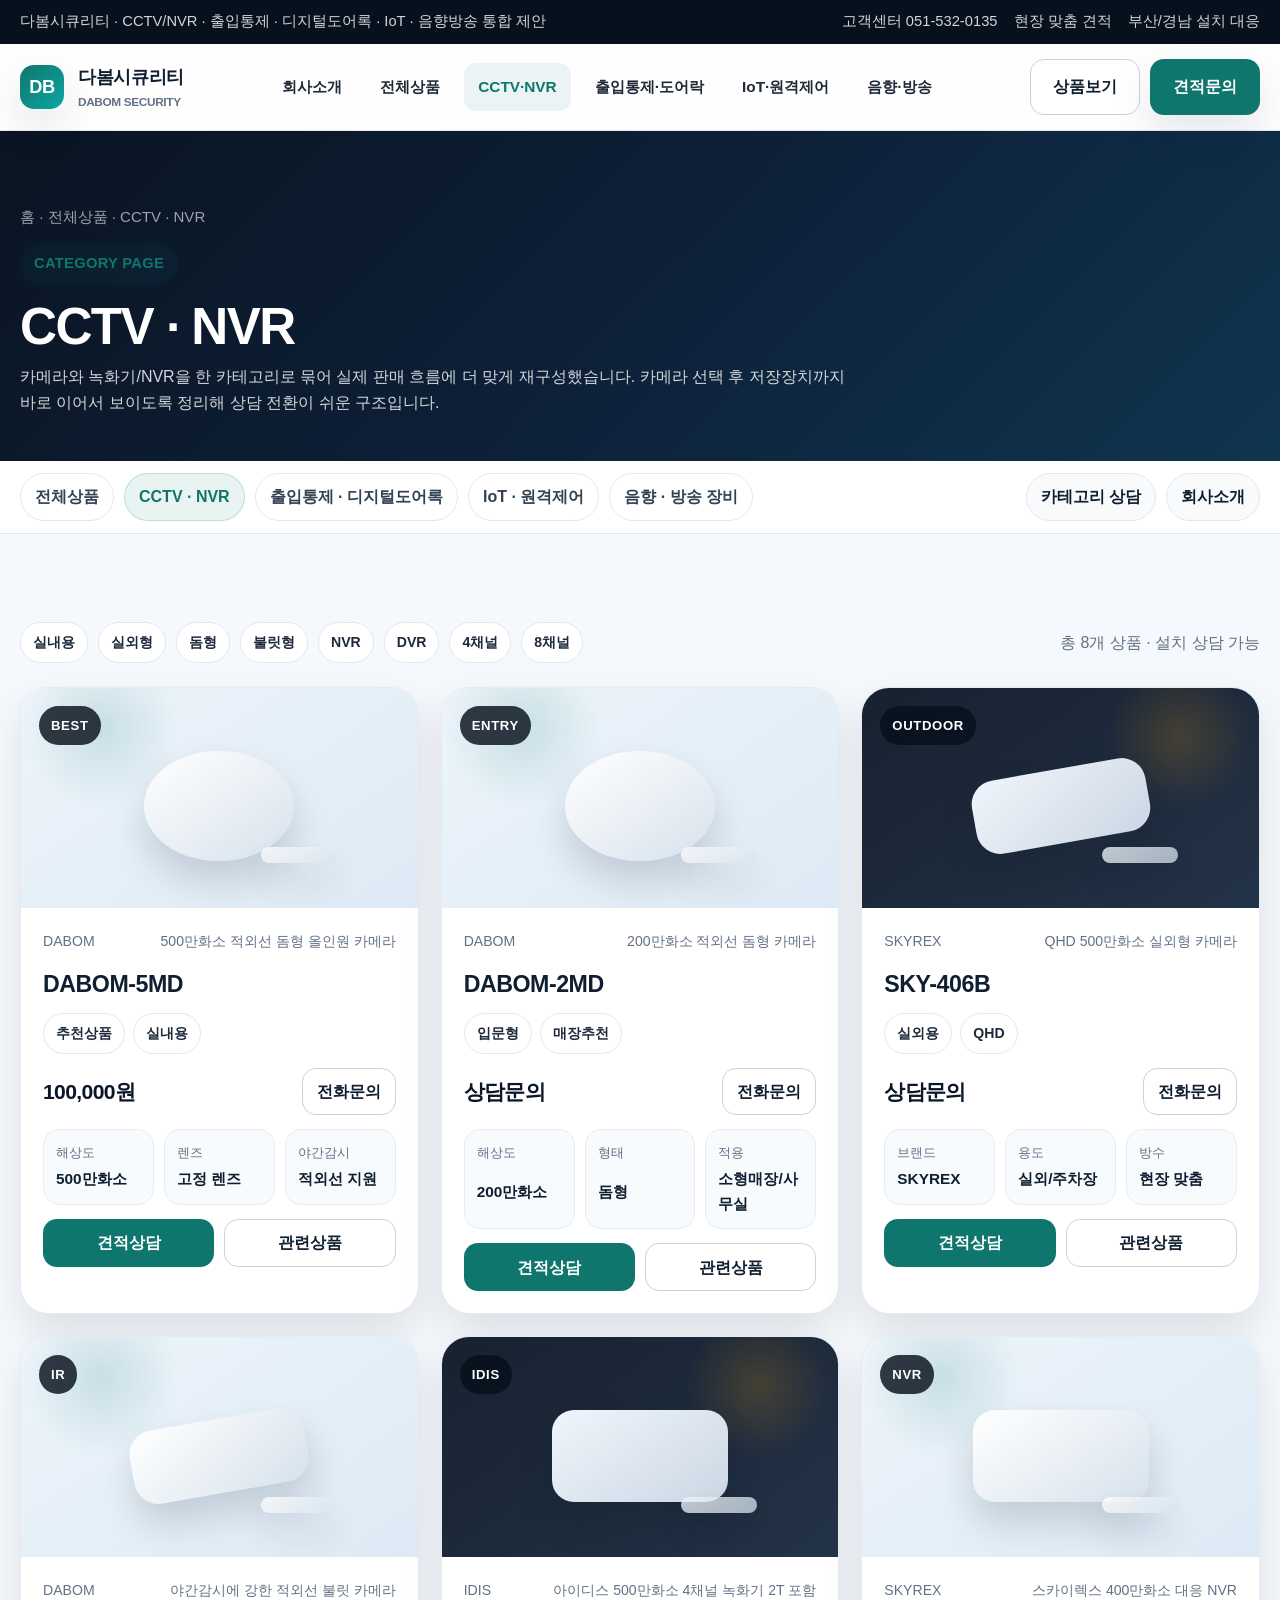
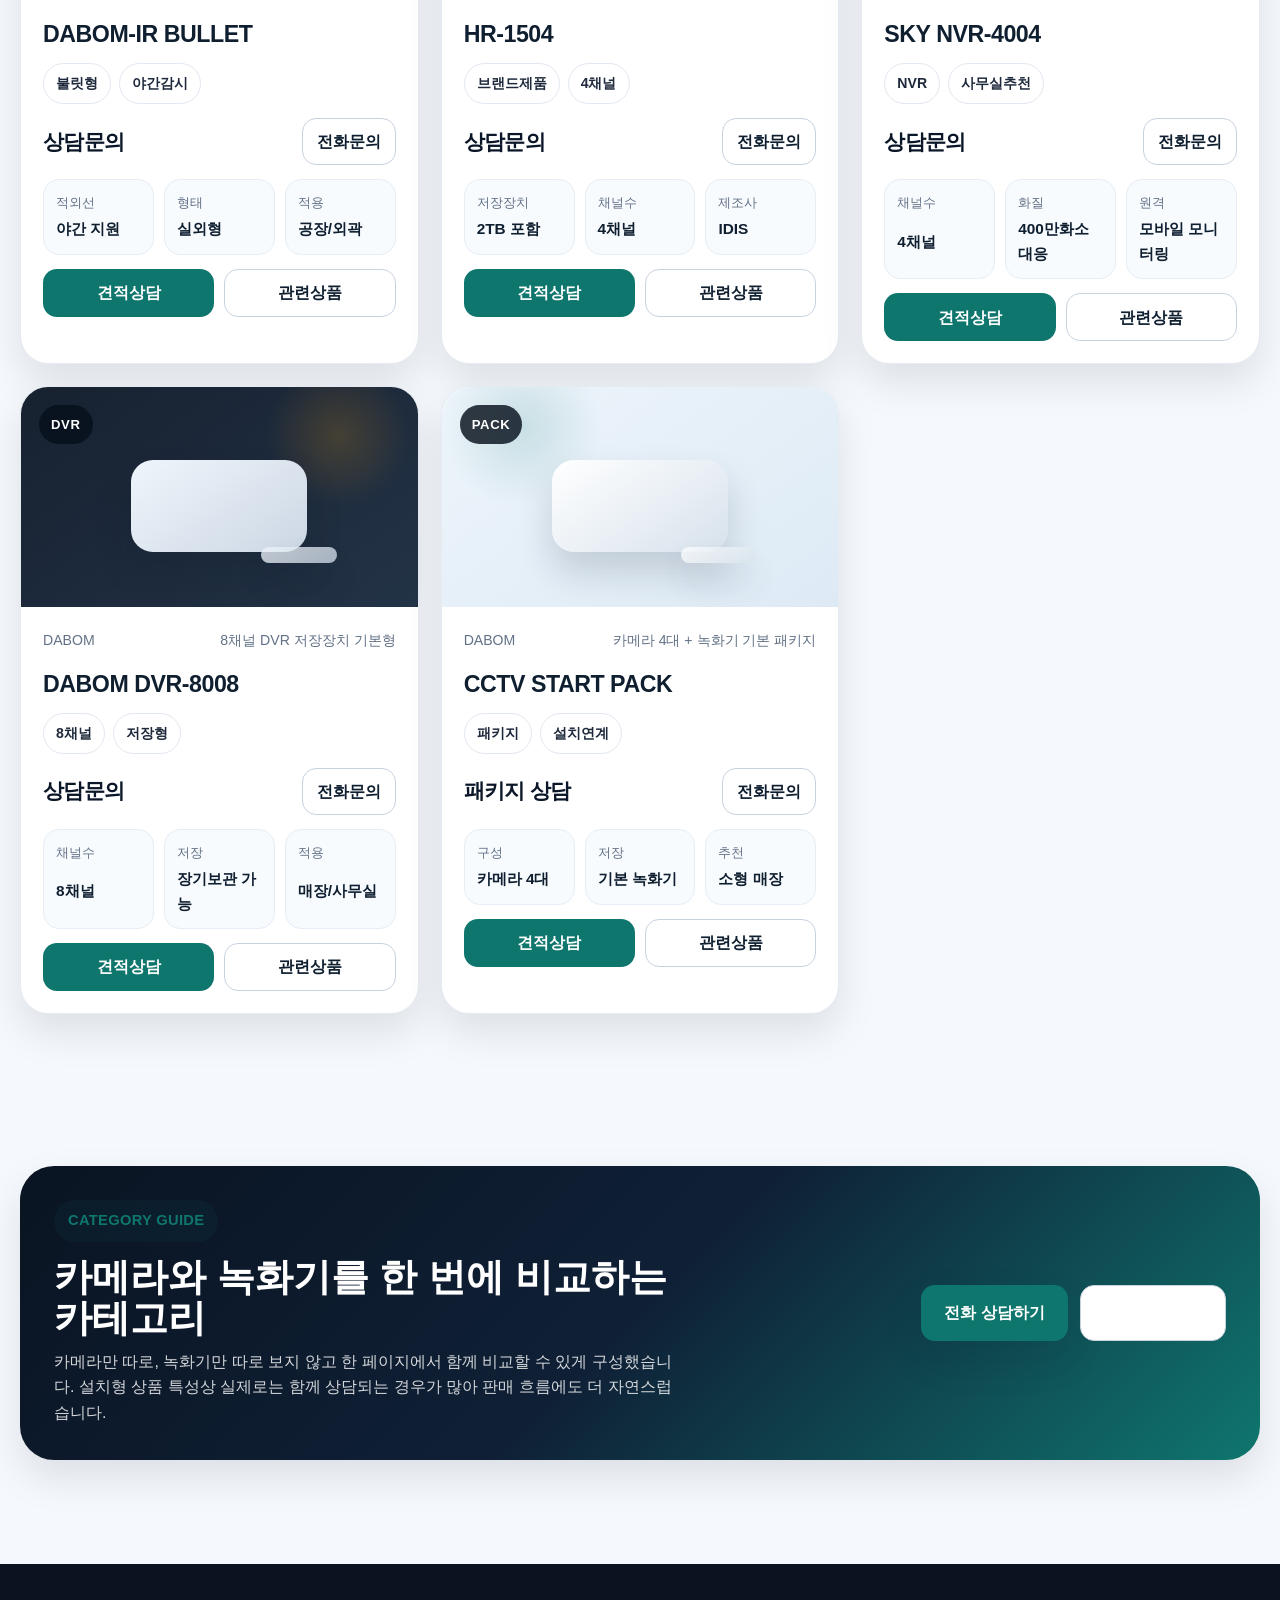
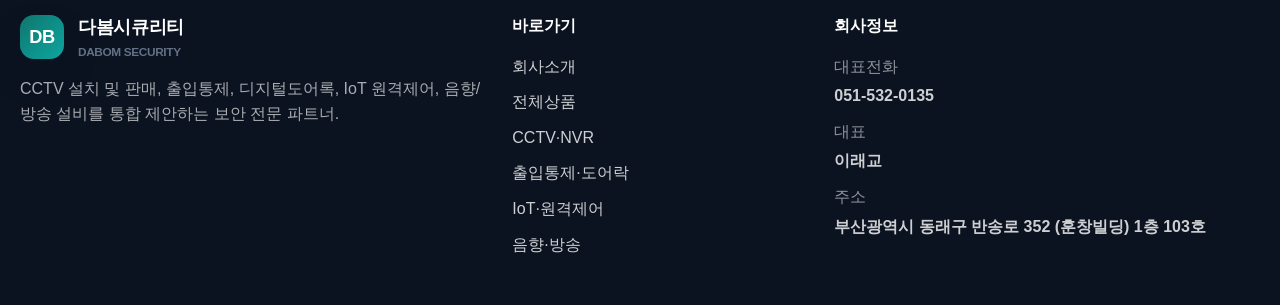
<file: cctv.html>
<!DOCTYPE html>
<html lang="ko">
<head>
  <meta charset="UTF-8">
  <meta name="viewport" content="width=device-width, initial-scale=1.0">
  <title>다봄시큐리티 | CCTV · NVR</title>
  <meta name="description" content="다봄시큐리티 CCTV 및 NVR 카테고리 페이지">
  <link rel="stylesheet" href="styles.css">
  
</head>
<body>
  
<div class="notice-bar">
  <div class="container inner">
    <div>다봄시큐리티 · CCTV/NVR · 출입통제 · 디지털도어록 · IoT · 음향방송 통합 제안</div>
    <div class="notice-links"><span>고객센터 051-532-0135</span><span>현장 맞춤 견적</span><span>부산/경남 설치 대응</span></div>
  </div>
</div>
<header class="site-header">
  <div class="container inner">
    <a class="brand" href="index.html">
      <span class="brand-mark">DB</span>
      <span class="brand-text">다봄시큐리티 <small class="muted">DABOM SECURITY</small></span>
    </a>
    <button class="nav-toggle" aria-label="메뉴 열기" onclick="toggleMenu()">☰</button>
    <nav class="main-nav"><a href="index.html" class="">회사소개</a><a href="products.html" class="">전체상품</a><a href="cctv.html" class="active">CCTV·NVR</a><a href="access.html" class="">출입통제·도어락</a><a href="iot.html" class="">IoT·원격제어</a><a href="audio.html" class="">음향·방송</a></nav>
    <div class="header-actions">
      <a class="btn secondary" href="products.html">상품보기</a>
      <a class="btn primary" href="tel:051-532-0135">견적문의</a>
    </div>
  </div>
</header>

  
<section class="sub-hero">
  <div class="container">
    <div class="breadcrumbs">홈 · 전체상품 · CCTV · NVR</div>
    <span class="eyebrow" style="margin-top:14px;">CATEGORY PAGE</span>
    <h1>CCTV · NVR</h1>
    <p>카메라와 녹화기/NVR을 한 카테고리로 묶어 실제 판매 흐름에 더 맞게 재구성했습니다. 카메라 선택 후 저장장치까지 바로 이어서 보이도록 정리해 상담 전환이 쉬운 구조입니다.</p>
  </div>
</section>

<div class="ecom-bar">
  <div class="container inner">
    <div class="category-tabs">
      <a href="products.html" class="">전체상품</a><a href="cctv.html" class="active">CCTV · NVR</a><a href="access.html" class="">출입통제 · 디지털도어록</a><a href="iot.html" class="">IoT · 원격제어</a><a href="audio.html" class="">음향 · 방송 장비</a>
    </div>
    <div class="quick-links">
      <a href="tel:051-532-0135">카테고리 상담</a>
      <a href="index.html">회사소개</a>
    </div>
  </div>
</div>

<section class="section">
  <div class="container">
    <div class="filter-row">
      <div class="filter-chips"><span>실내용</span><span>실외형</span><span>돔형</span><span>불릿형</span><span>NVR</span><span>DVR</span><span>4채널</span><span>8채널</span></div>
      <div class="muted">총 8개 상품 · 설치 상담 가능</div>
    </div>
    <div class="product-grid">
      
    <article class="product-card">
      <div class="product-visual ">
        <span class="visual-chip">BEST</span>
        <span class="device-shape dome"></span><span class="device-shape small"></span>
      </div>
      <div class="product-body">
        <div class="product-meta"><span>DABOM</span><span>500만화소 적외선 돔형 올인원 카메라</span></div>
        <div>
          <h3>DABOM-5MD</h3>
          <div class="badges"><span class="badge">추천상품</span><span class="badge">실내용</span></div>
        </div>
        <div class="price-row"><span class="price">100,000원</span><a class="btn secondary" href="tel:051-532-0135" style="padding:10px 14px;">전화문의</a></div>
        <div class="specs"><span><span>해상도</span><b>500만화소</b></span><span><span>렌즈</span><b>고정 렌즈</b></span><span><span>야간감시</span><b>적외선 지원</b></span></div>
        <div class="product-actions"><a class="quote" href="tel:051-532-0135">견적상담</a><a class="buy" href="cctv.html">관련상품</a></div>
      </div>
    </article>
    
    <article class="product-card">
      <div class="product-visual ">
        <span class="visual-chip">ENTRY</span>
        <span class="device-shape dome"></span><span class="device-shape small"></span>
      </div>
      <div class="product-body">
        <div class="product-meta"><span>DABOM</span><span>200만화소 적외선 돔형 카메라</span></div>
        <div>
          <h3>DABOM-2MD</h3>
          <div class="badges"><span class="badge">입문형</span><span class="badge">매장추천</span></div>
        </div>
        <div class="price-row"><span class="price">상담문의</span><a class="btn secondary" href="tel:051-532-0135" style="padding:10px 14px;">전화문의</a></div>
        <div class="specs"><span><span>해상도</span><b>200만화소</b></span><span><span>형태</span><b>돔형</b></span><span><span>적용</span><b>소형매장/사무실</b></span></div>
        <div class="product-actions"><a class="quote" href="tel:051-532-0135">견적상담</a><a class="buy" href="cctv.html">관련상품</a></div>
      </div>
    </article>
    
    <article class="product-card">
      <div class="product-visual dark">
        <span class="visual-chip">OUTDOOR</span>
        <span class="device-shape tall"></span><span class="device-shape small"></span>
      </div>
      <div class="product-body">
        <div class="product-meta"><span>SKYREX</span><span>QHD 500만화소 실외형 카메라</span></div>
        <div>
          <h3>SKY-406B</h3>
          <div class="badges"><span class="badge">실외용</span><span class="badge">QHD</span></div>
        </div>
        <div class="price-row"><span class="price">상담문의</span><a class="btn secondary" href="tel:051-532-0135" style="padding:10px 14px;">전화문의</a></div>
        <div class="specs"><span><span>브랜드</span><b>SKYREX</b></span><span><span>용도</span><b>실외/주차장</b></span><span><span>방수</span><b>현장 맞춤</b></span></div>
        <div class="product-actions"><a class="quote" href="tel:051-532-0135">견적상담</a><a class="buy" href="cctv.html">관련상품</a></div>
      </div>
    </article>
    
    <article class="product-card">
      <div class="product-visual ">
        <span class="visual-chip">IR</span>
        <span class="device-shape tall"></span><span class="device-shape small"></span>
      </div>
      <div class="product-body">
        <div class="product-meta"><span>DABOM</span><span>야간감시에 강한 적외선 불릿 카메라</span></div>
        <div>
          <h3>DABOM-IR BULLET</h3>
          <div class="badges"><span class="badge">불릿형</span><span class="badge">야간감시</span></div>
        </div>
        <div class="price-row"><span class="price">상담문의</span><a class="btn secondary" href="tel:051-532-0135" style="padding:10px 14px;">전화문의</a></div>
        <div class="specs"><span><span>적외선</span><b>야간 지원</b></span><span><span>형태</span><b>실외형</b></span><span><span>적용</span><b>공장/외곽</b></span></div>
        <div class="product-actions"><a class="quote" href="tel:051-532-0135">견적상담</a><a class="buy" href="cctv.html">관련상품</a></div>
      </div>
    </article>
    
    <article class="product-card">
      <div class="product-visual dark">
        <span class="visual-chip">IDIS</span>
        <span class="device-shape panel"></span><span class="device-shape small"></span>
      </div>
      <div class="product-body">
        <div class="product-meta"><span>IDIS</span><span>아이디스 500만화소 4채널 녹화기 2T 포함</span></div>
        <div>
          <h3>HR-1504</h3>
          <div class="badges"><span class="badge">브랜드제품</span><span class="badge">4채널</span></div>
        </div>
        <div class="price-row"><span class="price">상담문의</span><a class="btn secondary" href="tel:051-532-0135" style="padding:10px 14px;">전화문의</a></div>
        <div class="specs"><span><span>저장장치</span><b>2TB 포함</b></span><span><span>채널수</span><b>4채널</b></span><span><span>제조사</span><b>IDIS</b></span></div>
        <div class="product-actions"><a class="quote" href="tel:051-532-0135">견적상담</a><a class="buy" href="cctv.html">관련상품</a></div>
      </div>
    </article>
    
    <article class="product-card">
      <div class="product-visual ">
        <span class="visual-chip">NVR</span>
        <span class="device-shape panel"></span><span class="device-shape small"></span>
      </div>
      <div class="product-body">
        <div class="product-meta"><span>SKYREX</span><span>스카이렉스 400만화소 대응 NVR</span></div>
        <div>
          <h3>SKY NVR-4004</h3>
          <div class="badges"><span class="badge">NVR</span><span class="badge">사무실추천</span></div>
        </div>
        <div class="price-row"><span class="price">상담문의</span><a class="btn secondary" href="tel:051-532-0135" style="padding:10px 14px;">전화문의</a></div>
        <div class="specs"><span><span>채널수</span><b>4채널</b></span><span><span>화질</span><b>400만화소 대응</b></span><span><span>원격</span><b>모바일 모니터링</b></span></div>
        <div class="product-actions"><a class="quote" href="tel:051-532-0135">견적상담</a><a class="buy" href="cctv.html">관련상품</a></div>
      </div>
    </article>
    
    <article class="product-card">
      <div class="product-visual dark">
        <span class="visual-chip">DVR</span>
        <span class="device-shape panel"></span><span class="device-shape small"></span>
      </div>
      <div class="product-body">
        <div class="product-meta"><span>DABOM</span><span>8채널 DVR 저장장치 기본형</span></div>
        <div>
          <h3>DABOM DVR-8008</h3>
          <div class="badges"><span class="badge">8채널</span><span class="badge">저장형</span></div>
        </div>
        <div class="price-row"><span class="price">상담문의</span><a class="btn secondary" href="tel:051-532-0135" style="padding:10px 14px;">전화문의</a></div>
        <div class="specs"><span><span>채널수</span><b>8채널</b></span><span><span>저장</span><b>장기보관 가능</b></span><span><span>적용</span><b>매장/사무실</b></span></div>
        <div class="product-actions"><a class="quote" href="tel:051-532-0135">견적상담</a><a class="buy" href="cctv.html">관련상품</a></div>
      </div>
    </article>
    
    <article class="product-card">
      <div class="product-visual ">
        <span class="visual-chip">PACK</span>
        <span class="device-shape panel"></span><span class="device-shape small"></span>
      </div>
      <div class="product-body">
        <div class="product-meta"><span>DABOM</span><span>카메라 4대 + 녹화기 기본 패키지</span></div>
        <div>
          <h3>CCTV START PACK</h3>
          <div class="badges"><span class="badge">패키지</span><span class="badge">설치연계</span></div>
        </div>
        <div class="price-row"><span class="price">패키지 상담</span><a class="btn secondary" href="tel:051-532-0135" style="padding:10px 14px;">전화문의</a></div>
        <div class="specs"><span><span>구성</span><b>카메라 4대</b></span><span><span>저장</span><b>기본 녹화기</b></span><span><span>추천</span><b>소형 매장</b></span></div>
        <div class="product-actions"><a class="quote" href="tel:051-532-0135">견적상담</a><a class="buy" href="cctv.html">관련상품</a></div>
      </div>
    </article>
    
    </div>
  </div>
</section>

<section class="section tight">
  <div class="container">
    <div class="inline-cta">
      <div>
        <span class="eyebrow">CATEGORY GUIDE</span>
        <h2>카메라와 녹화기를 한 번에 비교하는 카테고리</h2>
        <p>카메라만 따로, 녹화기만 따로 보지 않고 한 페이지에서 함께 비교할 수 있게 구성했습니다. 설치형 상품 특성상 실제로는 함께 상담되는 경우가 많아 판매 흐름에도 더 자연스럽습니다.</p>
      </div>
      <div class="cta-actions">
        <a class="btn primary" href="tel:051-532-0135">전화 상담하기</a>
        <a class="btn secondary" href="products.html">전체상품 보기</a>
      </div>
    </div>
  </div>
</section>

  
<footer class="footer">
  <div class="container footer-grid">
    <div>
      <a class="brand footer-brand" href="index.html">
        <span class="brand-mark">DB</span>
        <span class="brand-text">다봄시큐리티 <small class="muted">DABOM SECURITY</small></span>
      </a>
      <p class="footer-copy">CCTV 설치 및 판매, 출입통제, 디지털도어록, IoT 원격제어, 음향/방송 설비를 통합 제안하는 보안 전문 파트너.</p>
    </div>
    <div class="footer-links">
      <strong>바로가기</strong>
      <a href="index.html">회사소개</a>
      <a href="products.html">전체상품</a>
      <a href="cctv.html">CCTV·NVR</a>
      <a href="access.html">출입통제·도어락</a>
      <a href="iot.html">IoT·원격제어</a>
      <a href="audio.html">음향·방송</a>
    </div>
    <div class="footer-info">
      <strong>회사정보</strong>
      <div><span>대표전화</span><b>051-532-0135</b></div>
      <div><span>대표</span><b>이래교</b></div>
      <div><span>주소</span><b>부산광역시 동래구 반송로 352 (훈창빌딩) 1층 103호</b></div>
    </div>
  </div>
</footer>
<script src="app.js"></script>

</body>
</html>
</file>
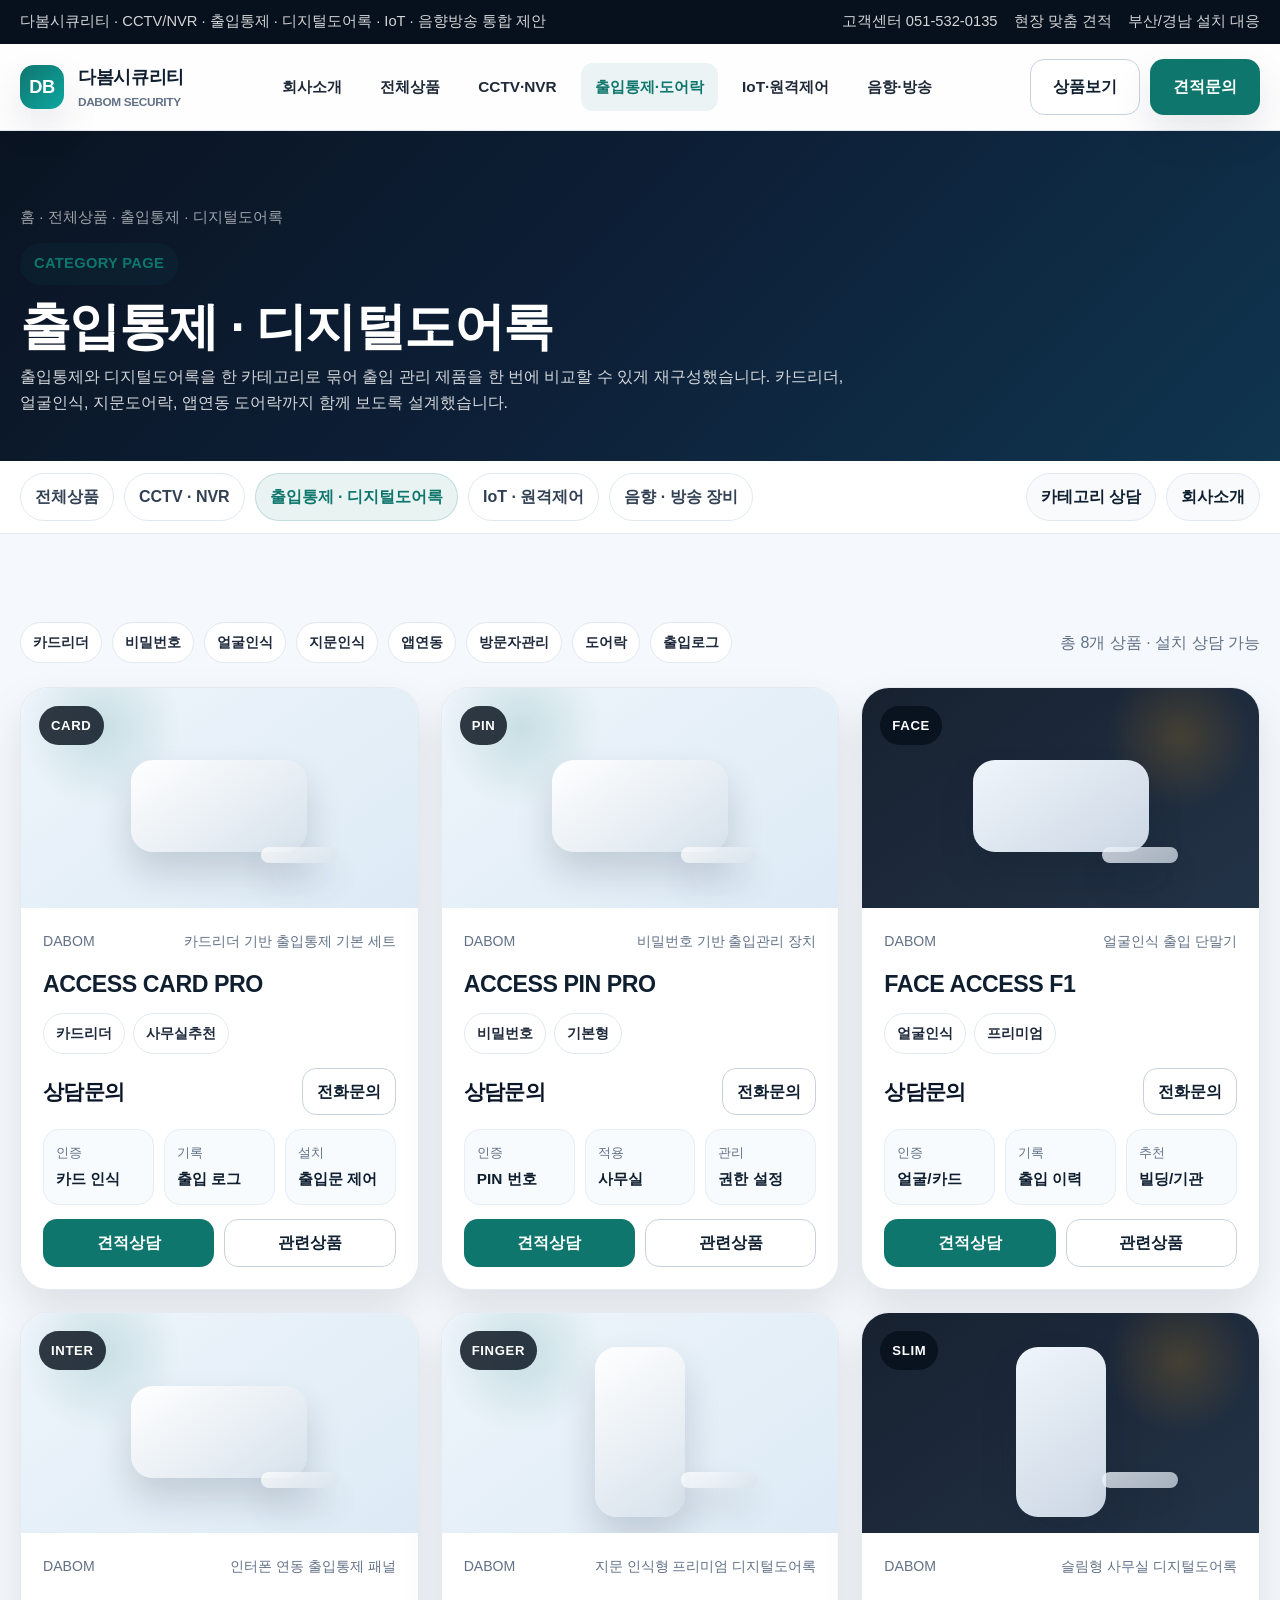
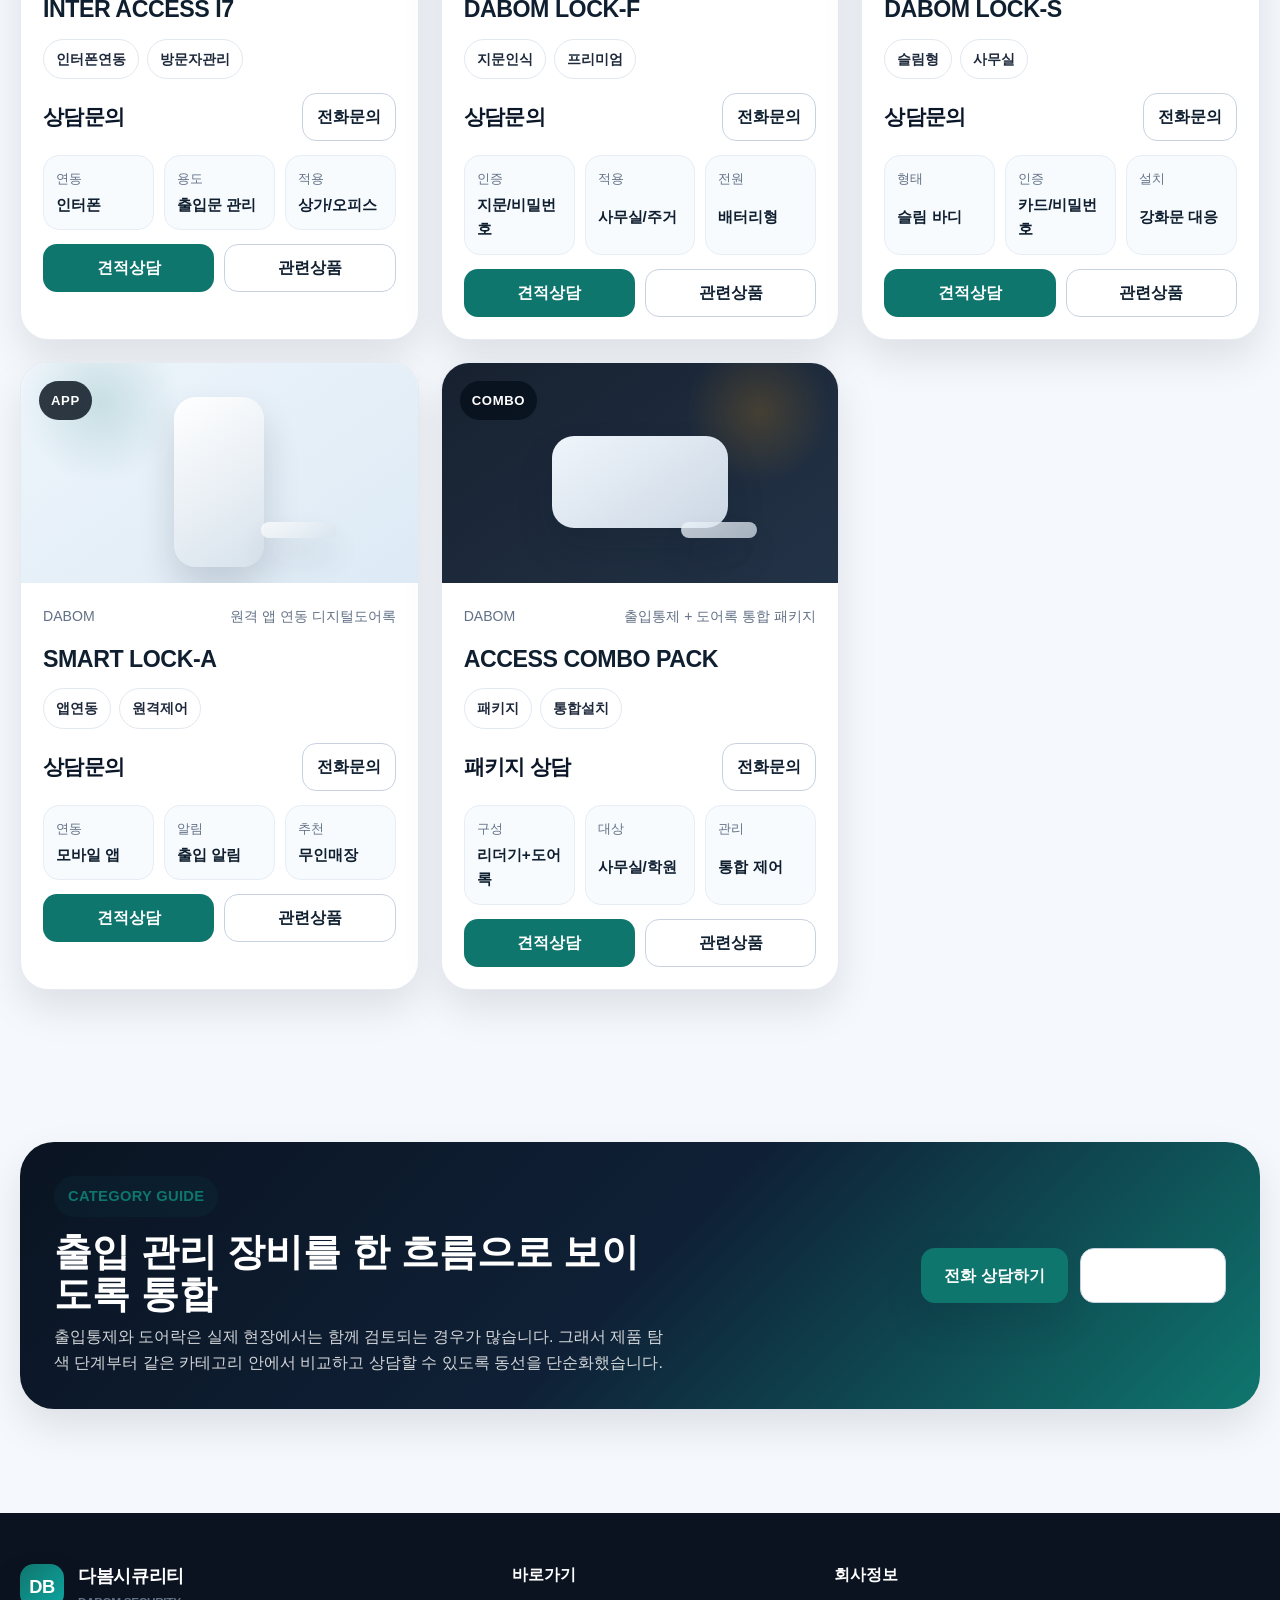
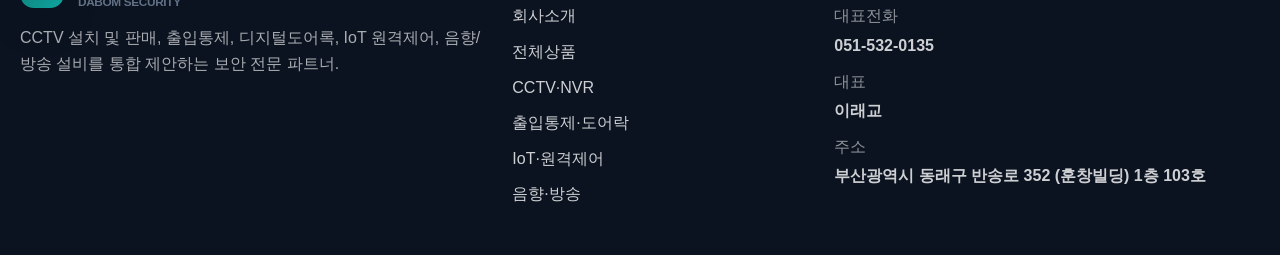
<file: doorlock.html>
<!DOCTYPE html>
<html lang="ko">
<head>
  <meta charset="UTF-8">
  <meta http-equiv="refresh" content="0; url=access.html">
  <meta name="viewport" content="width=device-width, initial-scale=1.0">
  <title>디지털도어록 카테고리는 출입통제 · 디지털도어록으로 통합되었습니다.</title>
  <link rel="stylesheet" href="styles.css">
</head>
<body>
  
<div class="notice-bar">
  <div class="container inner">
    <div>다봄시큐리티 · CCTV/NVR · 출입통제 · 디지털도어록 · IoT · 음향방송 통합 제안</div>
    <div class="notice-links"><span>고객센터 051-532-0135</span><span>현장 맞춤 견적</span><span>부산/경남 설치 대응</span></div>
  </div>
</div>
<header class="site-header">
  <div class="container inner">
    <a class="brand" href="index.html">
      <span class="brand-mark">DB</span>
      <span class="brand-text">다봄시큐리티 <small class="muted">DABOM SECURITY</small></span>
    </a>
    <button class="nav-toggle" aria-label="메뉴 열기" onclick="toggleMenu()">☰</button>
    <nav class="main-nav"><a href="index.html" class="">회사소개</a><a href="products.html" class="active">전체상품</a><a href="cctv.html" class="">CCTV·NVR</a><a href="access.html" class="">출입통제·도어락</a><a href="iot.html" class="">IoT·원격제어</a><a href="audio.html" class="">음향·방송</a></nav>
    <div class="header-actions">
      <a class="btn secondary" href="products.html">상품보기</a>
      <a class="btn primary" href="tel:051-532-0135">견적문의</a>
    </div>
  </div>
</header>

  <div class="redirect-body">
    <div class="redirect-card">
      <span class="eyebrow">PAGE MOVED</span>
      <h1>디지털도어록 카테고리는 출입통제 · 디지털도어록으로 통합되었습니다.</h1>
      <p>요청하신 구조 변경에 따라 이 카테고리는 통합되었습니다. 아래 버튼을 눌러 새 페이지로 이동하세요.</p>
      <div class="btn-row" style="justify-content:center; margin-top:18px;">
        <a class="btn primary" href="access.html">새 카테고리로 이동</a>
        <a class="btn secondary" href="products.html">전체상품 보기</a>
      </div>
    </div>
  </div>
  
<footer class="footer">
  <div class="container footer-grid">
    <div>
      <a class="brand footer-brand" href="index.html">
        <span class="brand-mark">DB</span>
        <span class="brand-text">다봄시큐리티 <small class="muted">DABOM SECURITY</small></span>
      </a>
      <p class="footer-copy">CCTV 설치 및 판매, 출입통제, 디지털도어록, IoT 원격제어, 음향/방송 설비를 통합 제안하는 보안 전문 파트너.</p>
    </div>
    <div class="footer-links">
      <strong>바로가기</strong>
      <a href="index.html">회사소개</a>
      <a href="products.html">전체상품</a>
      <a href="cctv.html">CCTV·NVR</a>
      <a href="access.html">출입통제·도어락</a>
      <a href="iot.html">IoT·원격제어</a>
      <a href="audio.html">음향·방송</a>
    </div>
    <div class="footer-info">
      <strong>회사정보</strong>
      <div><span>대표전화</span><b>051-532-0135</b></div>
      <div><span>대표</span><b>이래교</b></div>
      <div><span>주소</span><b>부산광역시 동래구 반송로 352 (훈창빌딩) 1층 103호</b></div>
    </div>
  </div>
</footer>
<script src="app.js"></script>

</body>
</html>
</file>
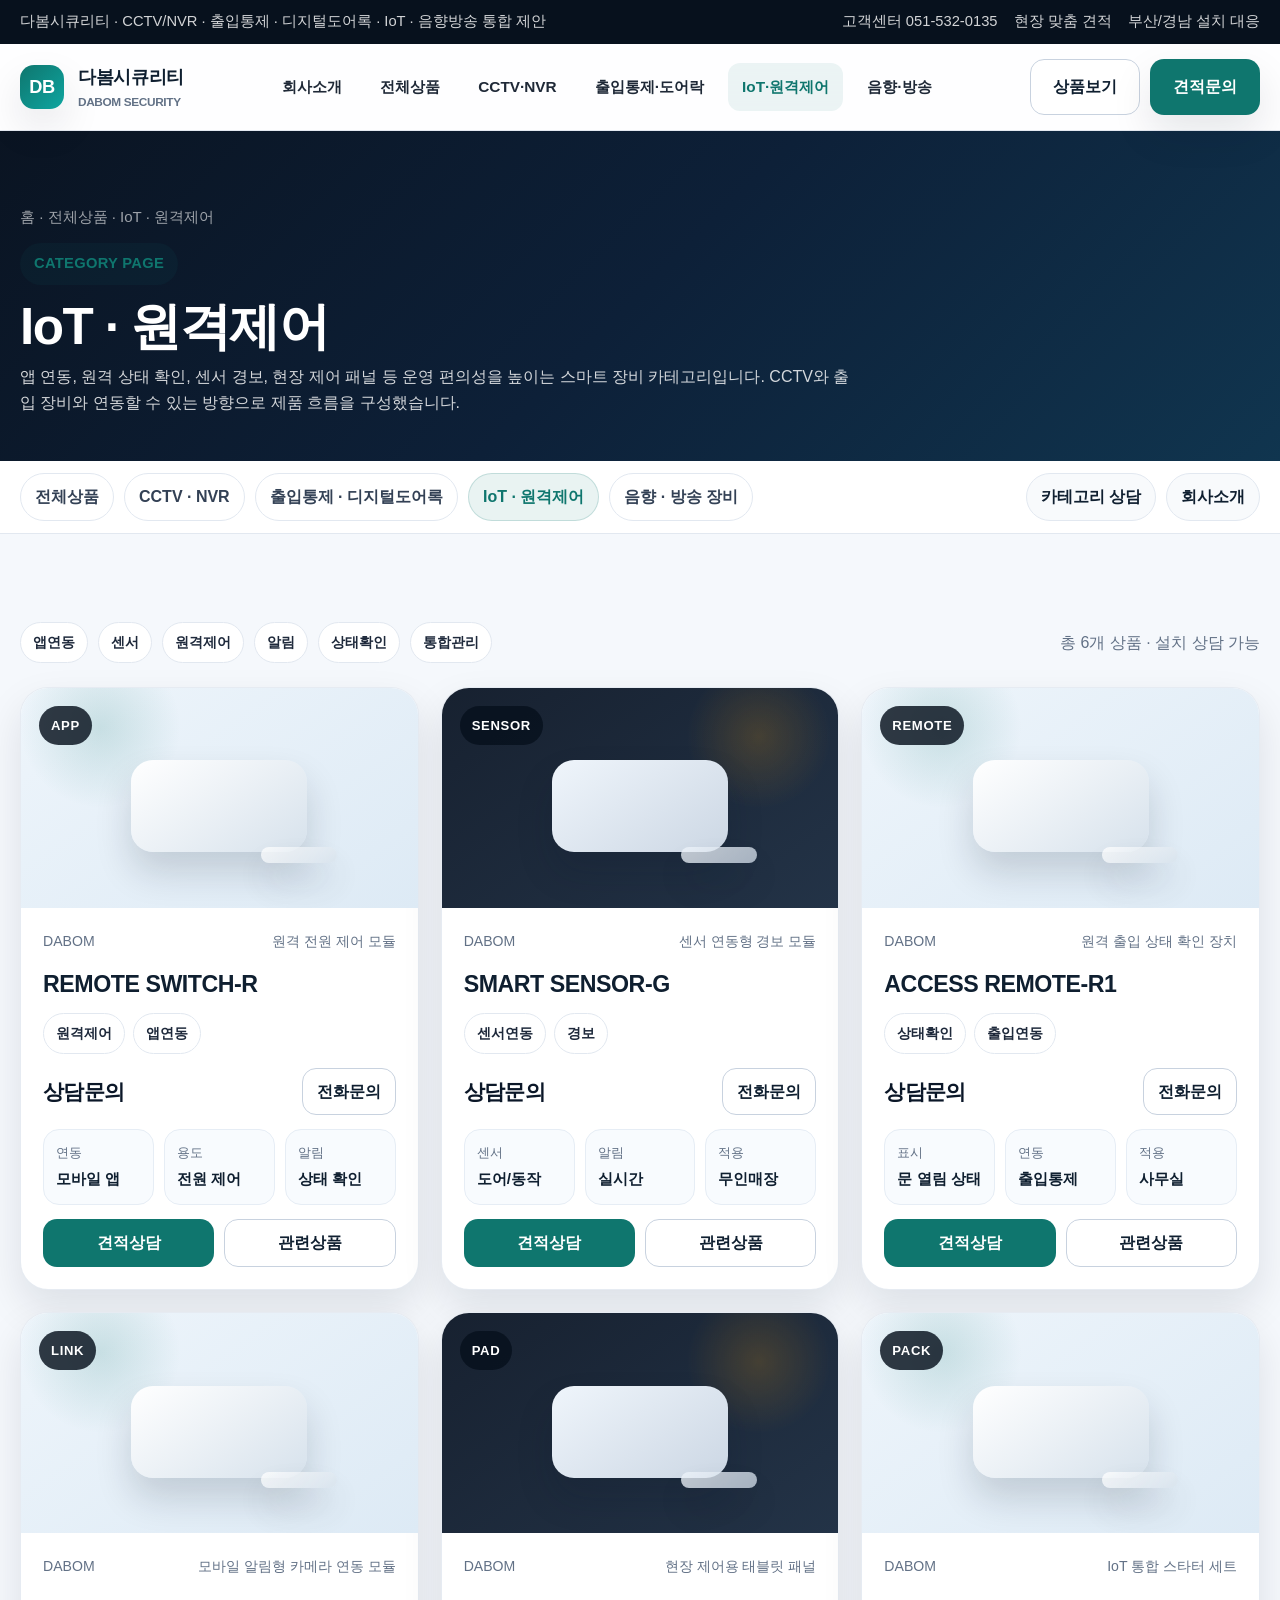
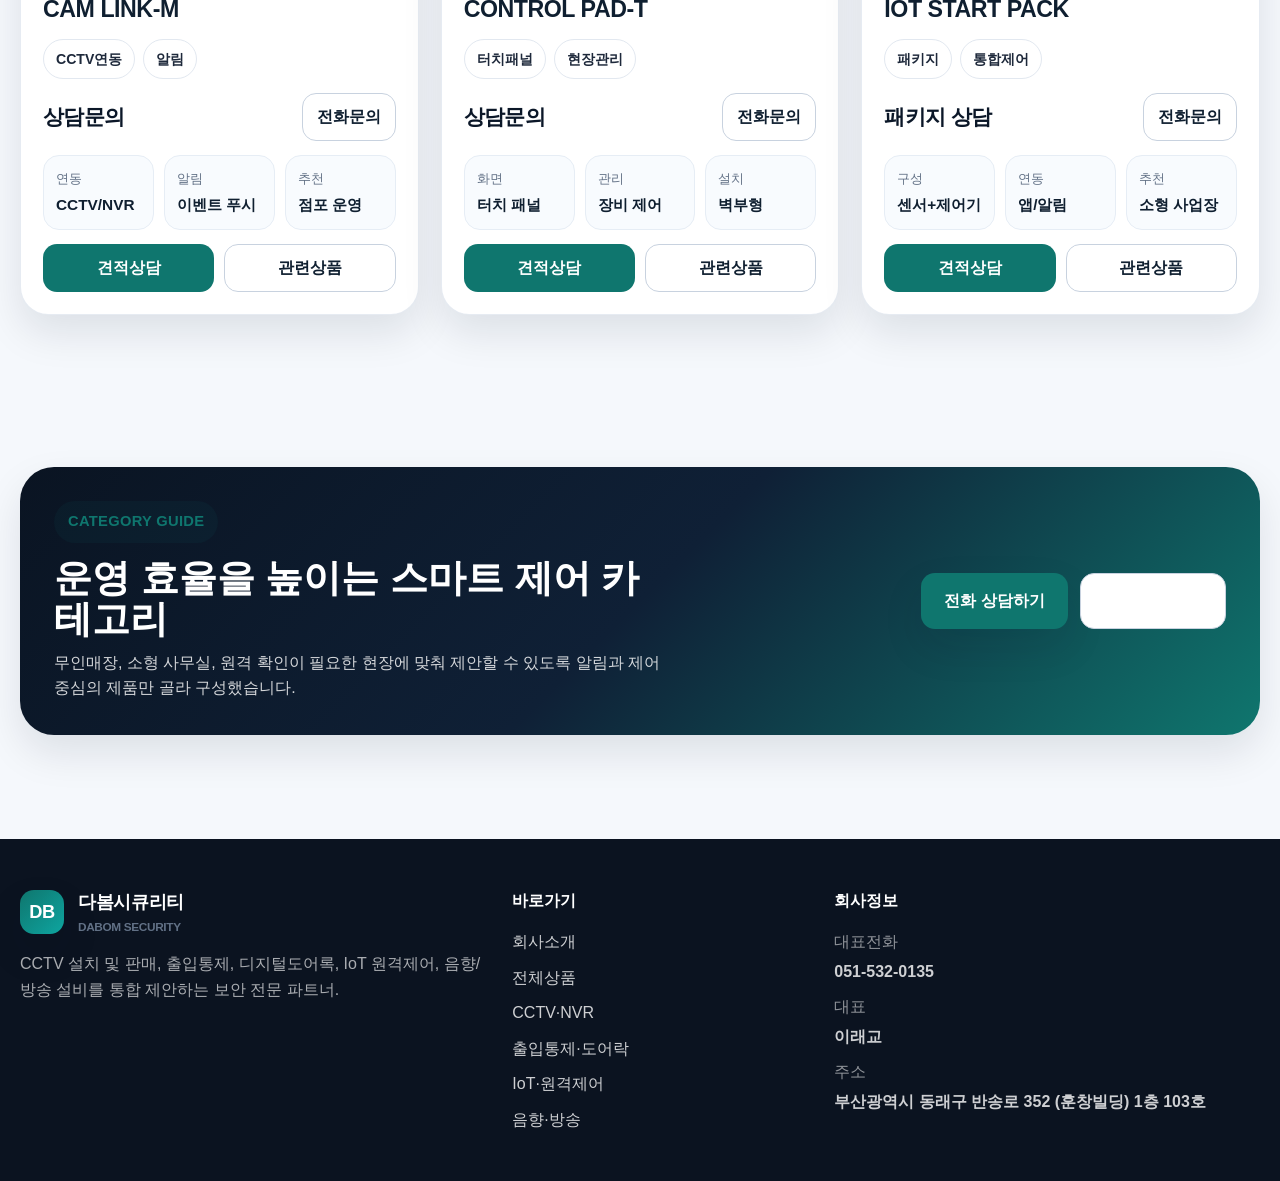
<file: iot.html>
<!DOCTYPE html>
<html lang="ko">
<head>
  <meta charset="UTF-8">
  <meta name="viewport" content="width=device-width, initial-scale=1.0">
  <title>다봄시큐리티 | IoT · 원격제어</title>
  <meta name="description" content="다봄시큐리티 IoT 및 원격제어 카테고리 페이지">
  <link rel="stylesheet" href="styles.css">
  
</head>
<body>
  
<div class="notice-bar">
  <div class="container inner">
    <div>다봄시큐리티 · CCTV/NVR · 출입통제 · 디지털도어록 · IoT · 음향방송 통합 제안</div>
    <div class="notice-links"><span>고객센터 051-532-0135</span><span>현장 맞춤 견적</span><span>부산/경남 설치 대응</span></div>
  </div>
</div>
<header class="site-header">
  <div class="container inner">
    <a class="brand" href="index.html">
      <span class="brand-mark">DB</span>
      <span class="brand-text">다봄시큐리티 <small class="muted">DABOM SECURITY</small></span>
    </a>
    <button class="nav-toggle" aria-label="메뉴 열기" onclick="toggleMenu()">☰</button>
    <nav class="main-nav"><a href="index.html" class="">회사소개</a><a href="products.html" class="">전체상품</a><a href="cctv.html" class="">CCTV·NVR</a><a href="access.html" class="">출입통제·도어락</a><a href="iot.html" class="active">IoT·원격제어</a><a href="audio.html" class="">음향·방송</a></nav>
    <div class="header-actions">
      <a class="btn secondary" href="products.html">상품보기</a>
      <a class="btn primary" href="tel:051-532-0135">견적문의</a>
    </div>
  </div>
</header>

  
<section class="sub-hero">
  <div class="container">
    <div class="breadcrumbs">홈 · 전체상품 · IoT · 원격제어</div>
    <span class="eyebrow" style="margin-top:14px;">CATEGORY PAGE</span>
    <h1>IoT · 원격제어</h1>
    <p>앱 연동, 원격 상태 확인, 센서 경보, 현장 제어 패널 등 운영 편의성을 높이는 스마트 장비 카테고리입니다. CCTV와 출입 장비와 연동할 수 있는 방향으로 제품 흐름을 구성했습니다.</p>
  </div>
</section>

<div class="ecom-bar">
  <div class="container inner">
    <div class="category-tabs">
      <a href="products.html" class="">전체상품</a><a href="cctv.html" class="">CCTV · NVR</a><a href="access.html" class="">출입통제 · 디지털도어록</a><a href="iot.html" class="active">IoT · 원격제어</a><a href="audio.html" class="">음향 · 방송 장비</a>
    </div>
    <div class="quick-links">
      <a href="tel:051-532-0135">카테고리 상담</a>
      <a href="index.html">회사소개</a>
    </div>
  </div>
</div>

<section class="section">
  <div class="container">
    <div class="filter-row">
      <div class="filter-chips"><span>앱연동</span><span>센서</span><span>원격제어</span><span>알림</span><span>상태확인</span><span>통합관리</span></div>
      <div class="muted">총 6개 상품 · 설치 상담 가능</div>
    </div>
    <div class="product-grid">
      
    <article class="product-card">
      <div class="product-visual ">
        <span class="visual-chip">APP</span>
        <span class="device-shape panel"></span><span class="device-shape small"></span>
      </div>
      <div class="product-body">
        <div class="product-meta"><span>DABOM</span><span>원격 전원 제어 모듈</span></div>
        <div>
          <h3>REMOTE SWITCH-R</h3>
          <div class="badges"><span class="badge">원격제어</span><span class="badge">앱연동</span></div>
        </div>
        <div class="price-row"><span class="price">상담문의</span><a class="btn secondary" href="tel:051-532-0135" style="padding:10px 14px;">전화문의</a></div>
        <div class="specs"><span><span>연동</span><b>모바일 앱</b></span><span><span>용도</span><b>전원 제어</b></span><span><span>알림</span><b>상태 확인</b></span></div>
        <div class="product-actions"><a class="quote" href="tel:051-532-0135">견적상담</a><a class="buy" href="iot.html">관련상품</a></div>
      </div>
    </article>
    
    <article class="product-card">
      <div class="product-visual dark">
        <span class="visual-chip">SENSOR</span>
        <span class="device-shape panel"></span><span class="device-shape small"></span>
      </div>
      <div class="product-body">
        <div class="product-meta"><span>DABOM</span><span>센서 연동형 경보 모듈</span></div>
        <div>
          <h3>SMART SENSOR-G</h3>
          <div class="badges"><span class="badge">센서연동</span><span class="badge">경보</span></div>
        </div>
        <div class="price-row"><span class="price">상담문의</span><a class="btn secondary" href="tel:051-532-0135" style="padding:10px 14px;">전화문의</a></div>
        <div class="specs"><span><span>센서</span><b>도어/동작</b></span><span><span>알림</span><b>실시간</b></span><span><span>적용</span><b>무인매장</b></span></div>
        <div class="product-actions"><a class="quote" href="tel:051-532-0135">견적상담</a><a class="buy" href="iot.html">관련상품</a></div>
      </div>
    </article>
    
    <article class="product-card">
      <div class="product-visual ">
        <span class="visual-chip">REMOTE</span>
        <span class="device-shape panel"></span><span class="device-shape small"></span>
      </div>
      <div class="product-body">
        <div class="product-meta"><span>DABOM</span><span>원격 출입 상태 확인 장치</span></div>
        <div>
          <h3>ACCESS REMOTE-R1</h3>
          <div class="badges"><span class="badge">상태확인</span><span class="badge">출입연동</span></div>
        </div>
        <div class="price-row"><span class="price">상담문의</span><a class="btn secondary" href="tel:051-532-0135" style="padding:10px 14px;">전화문의</a></div>
        <div class="specs"><span><span>표시</span><b>문 열림 상태</b></span><span><span>연동</span><b>출입통제</b></span><span><span>적용</span><b>사무실</b></span></div>
        <div class="product-actions"><a class="quote" href="tel:051-532-0135">견적상담</a><a class="buy" href="iot.html">관련상품</a></div>
      </div>
    </article>
    
    <article class="product-card">
      <div class="product-visual ">
        <span class="visual-chip">LINK</span>
        <span class="device-shape panel"></span><span class="device-shape small"></span>
      </div>
      <div class="product-body">
        <div class="product-meta"><span>DABOM</span><span>모바일 알림형 카메라 연동 모듈</span></div>
        <div>
          <h3>CAM LINK-M</h3>
          <div class="badges"><span class="badge">CCTV연동</span><span class="badge">알림</span></div>
        </div>
        <div class="price-row"><span class="price">상담문의</span><a class="btn secondary" href="tel:051-532-0135" style="padding:10px 14px;">전화문의</a></div>
        <div class="specs"><span><span>연동</span><b>CCTV/NVR</b></span><span><span>알림</span><b>이벤트 푸시</b></span><span><span>추천</span><b>점포 운영</b></span></div>
        <div class="product-actions"><a class="quote" href="tel:051-532-0135">견적상담</a><a class="buy" href="iot.html">관련상품</a></div>
      </div>
    </article>
    
    <article class="product-card">
      <div class="product-visual dark">
        <span class="visual-chip">PAD</span>
        <span class="device-shape panel"></span><span class="device-shape small"></span>
      </div>
      <div class="product-body">
        <div class="product-meta"><span>DABOM</span><span>현장 제어용 태블릿 패널</span></div>
        <div>
          <h3>CONTROL PAD-T</h3>
          <div class="badges"><span class="badge">터치패널</span><span class="badge">현장관리</span></div>
        </div>
        <div class="price-row"><span class="price">상담문의</span><a class="btn secondary" href="tel:051-532-0135" style="padding:10px 14px;">전화문의</a></div>
        <div class="specs"><span><span>화면</span><b>터치 패널</b></span><span><span>관리</span><b>장비 제어</b></span><span><span>설치</span><b>벽부형</b></span></div>
        <div class="product-actions"><a class="quote" href="tel:051-532-0135">견적상담</a><a class="buy" href="iot.html">관련상품</a></div>
      </div>
    </article>
    
    <article class="product-card">
      <div class="product-visual ">
        <span class="visual-chip">PACK</span>
        <span class="device-shape panel"></span><span class="device-shape small"></span>
      </div>
      <div class="product-body">
        <div class="product-meta"><span>DABOM</span><span>IoT 통합 스타터 세트</span></div>
        <div>
          <h3>IOT START PACK</h3>
          <div class="badges"><span class="badge">패키지</span><span class="badge">통합제어</span></div>
        </div>
        <div class="price-row"><span class="price">패키지 상담</span><a class="btn secondary" href="tel:051-532-0135" style="padding:10px 14px;">전화문의</a></div>
        <div class="specs"><span><span>구성</span><b>센서+제어기</b></span><span><span>연동</span><b>앱/알림</b></span><span><span>추천</span><b>소형 사업장</b></span></div>
        <div class="product-actions"><a class="quote" href="tel:051-532-0135">견적상담</a><a class="buy" href="iot.html">관련상품</a></div>
      </div>
    </article>
    
    </div>
  </div>
</section>

<section class="section tight">
  <div class="container">
    <div class="inline-cta">
      <div>
        <span class="eyebrow">CATEGORY GUIDE</span>
        <h2>운영 효율을 높이는 스마트 제어 카테고리</h2>
        <p>무인매장, 소형 사무실, 원격 확인이 필요한 현장에 맞춰 제안할 수 있도록 알림과 제어 중심의 제품만 골라 구성했습니다.</p>
      </div>
      <div class="cta-actions">
        <a class="btn primary" href="tel:051-532-0135">전화 상담하기</a>
        <a class="btn secondary" href="products.html">전체상품 보기</a>
      </div>
    </div>
  </div>
</section>

  
<footer class="footer">
  <div class="container footer-grid">
    <div>
      <a class="brand footer-brand" href="index.html">
        <span class="brand-mark">DB</span>
        <span class="brand-text">다봄시큐리티 <small class="muted">DABOM SECURITY</small></span>
      </a>
      <p class="footer-copy">CCTV 설치 및 판매, 출입통제, 디지털도어록, IoT 원격제어, 음향/방송 설비를 통합 제안하는 보안 전문 파트너.</p>
    </div>
    <div class="footer-links">
      <strong>바로가기</strong>
      <a href="index.html">회사소개</a>
      <a href="products.html">전체상품</a>
      <a href="cctv.html">CCTV·NVR</a>
      <a href="access.html">출입통제·도어락</a>
      <a href="iot.html">IoT·원격제어</a>
      <a href="audio.html">음향·방송</a>
    </div>
    <div class="footer-info">
      <strong>회사정보</strong>
      <div><span>대표전화</span><b>051-532-0135</b></div>
      <div><span>대표</span><b>이래교</b></div>
      <div><span>주소</span><b>부산광역시 동래구 반송로 352 (훈창빌딩) 1층 103호</b></div>
    </div>
  </div>
</footer>
<script src="app.js"></script>

</body>
</html>
</file>
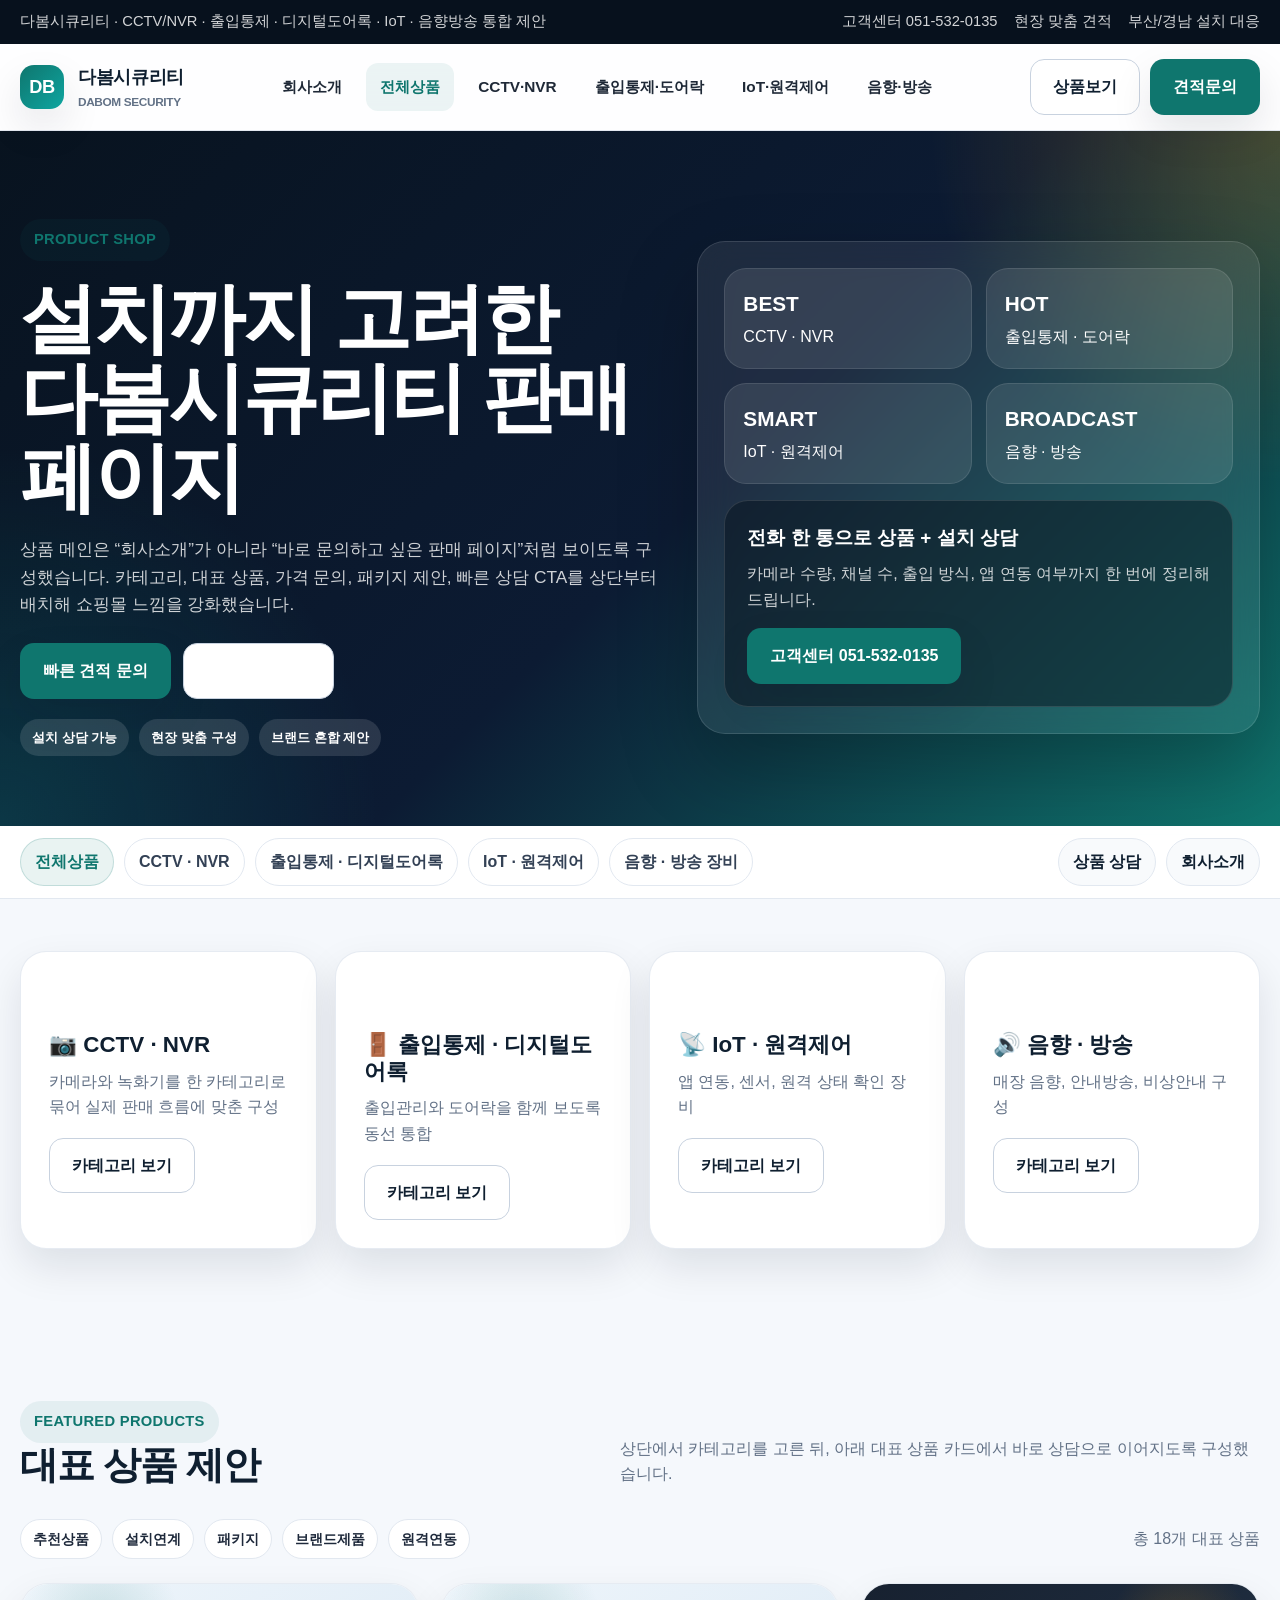
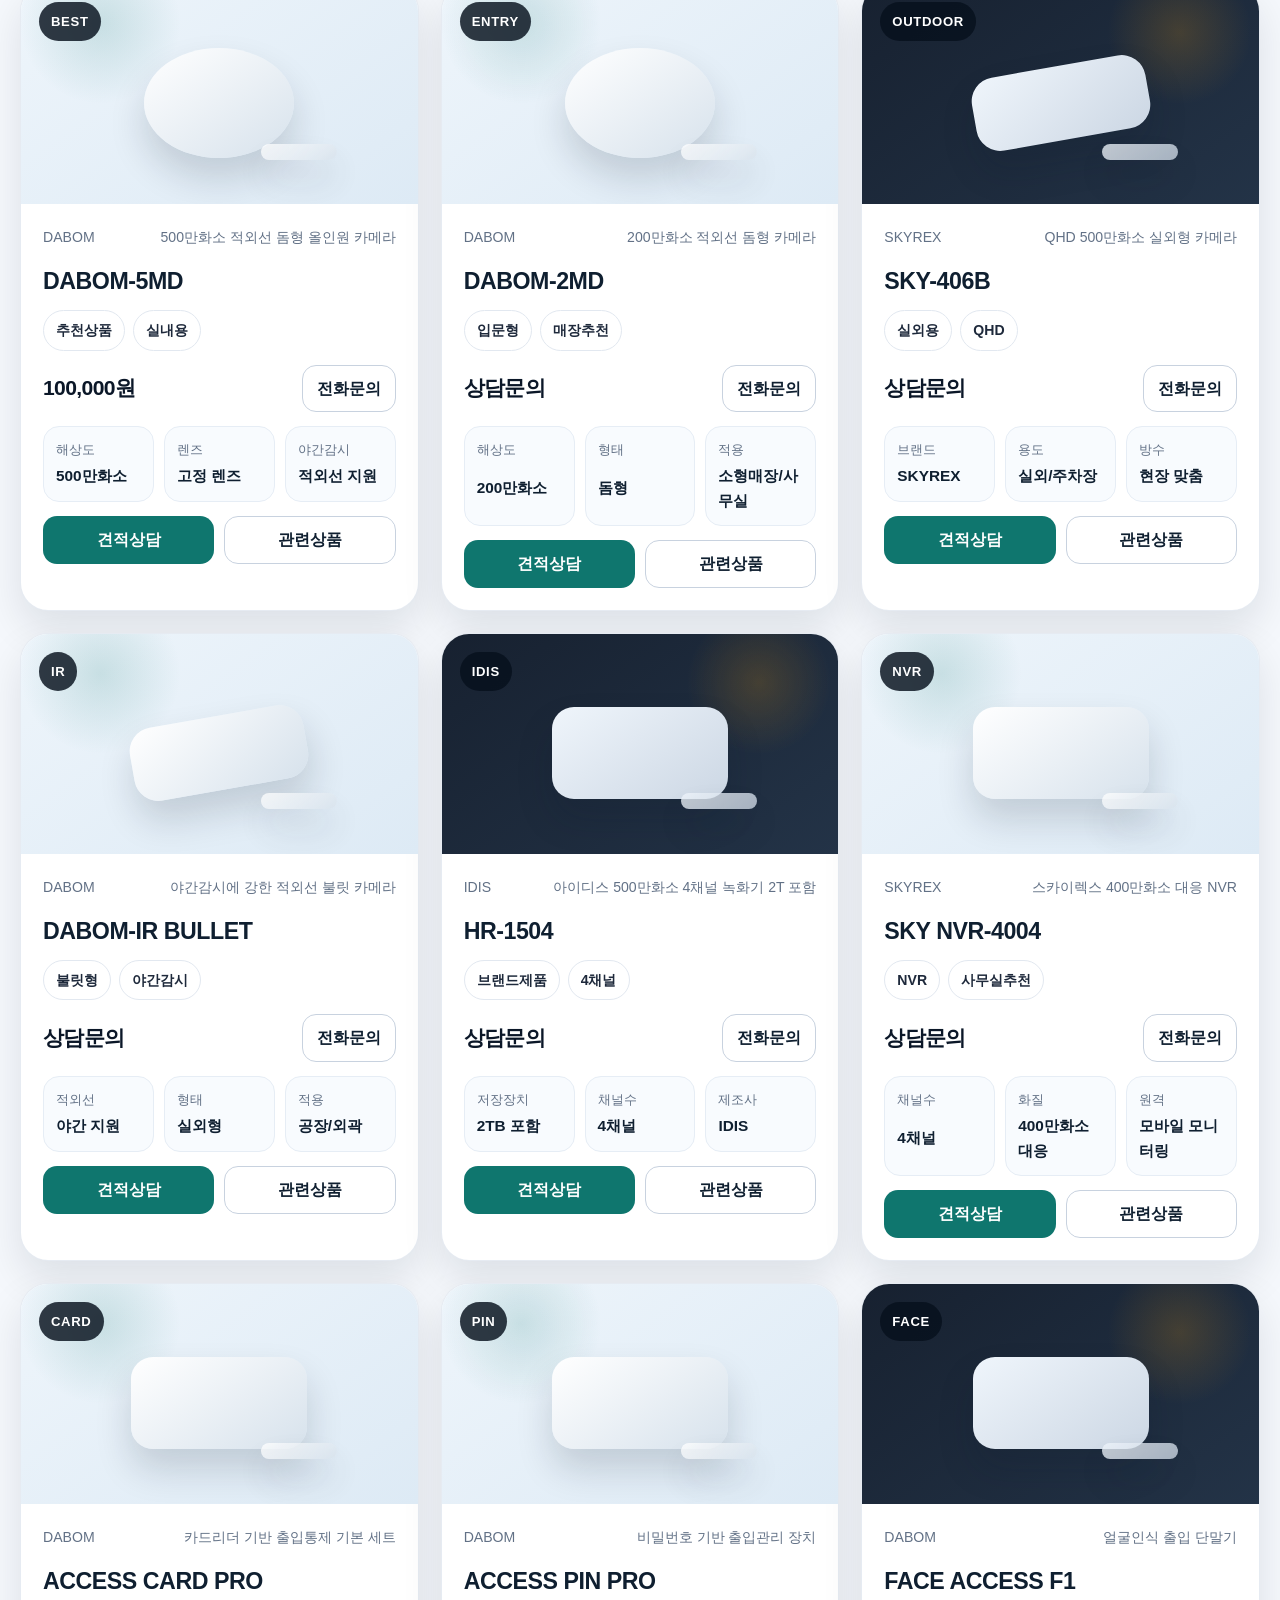
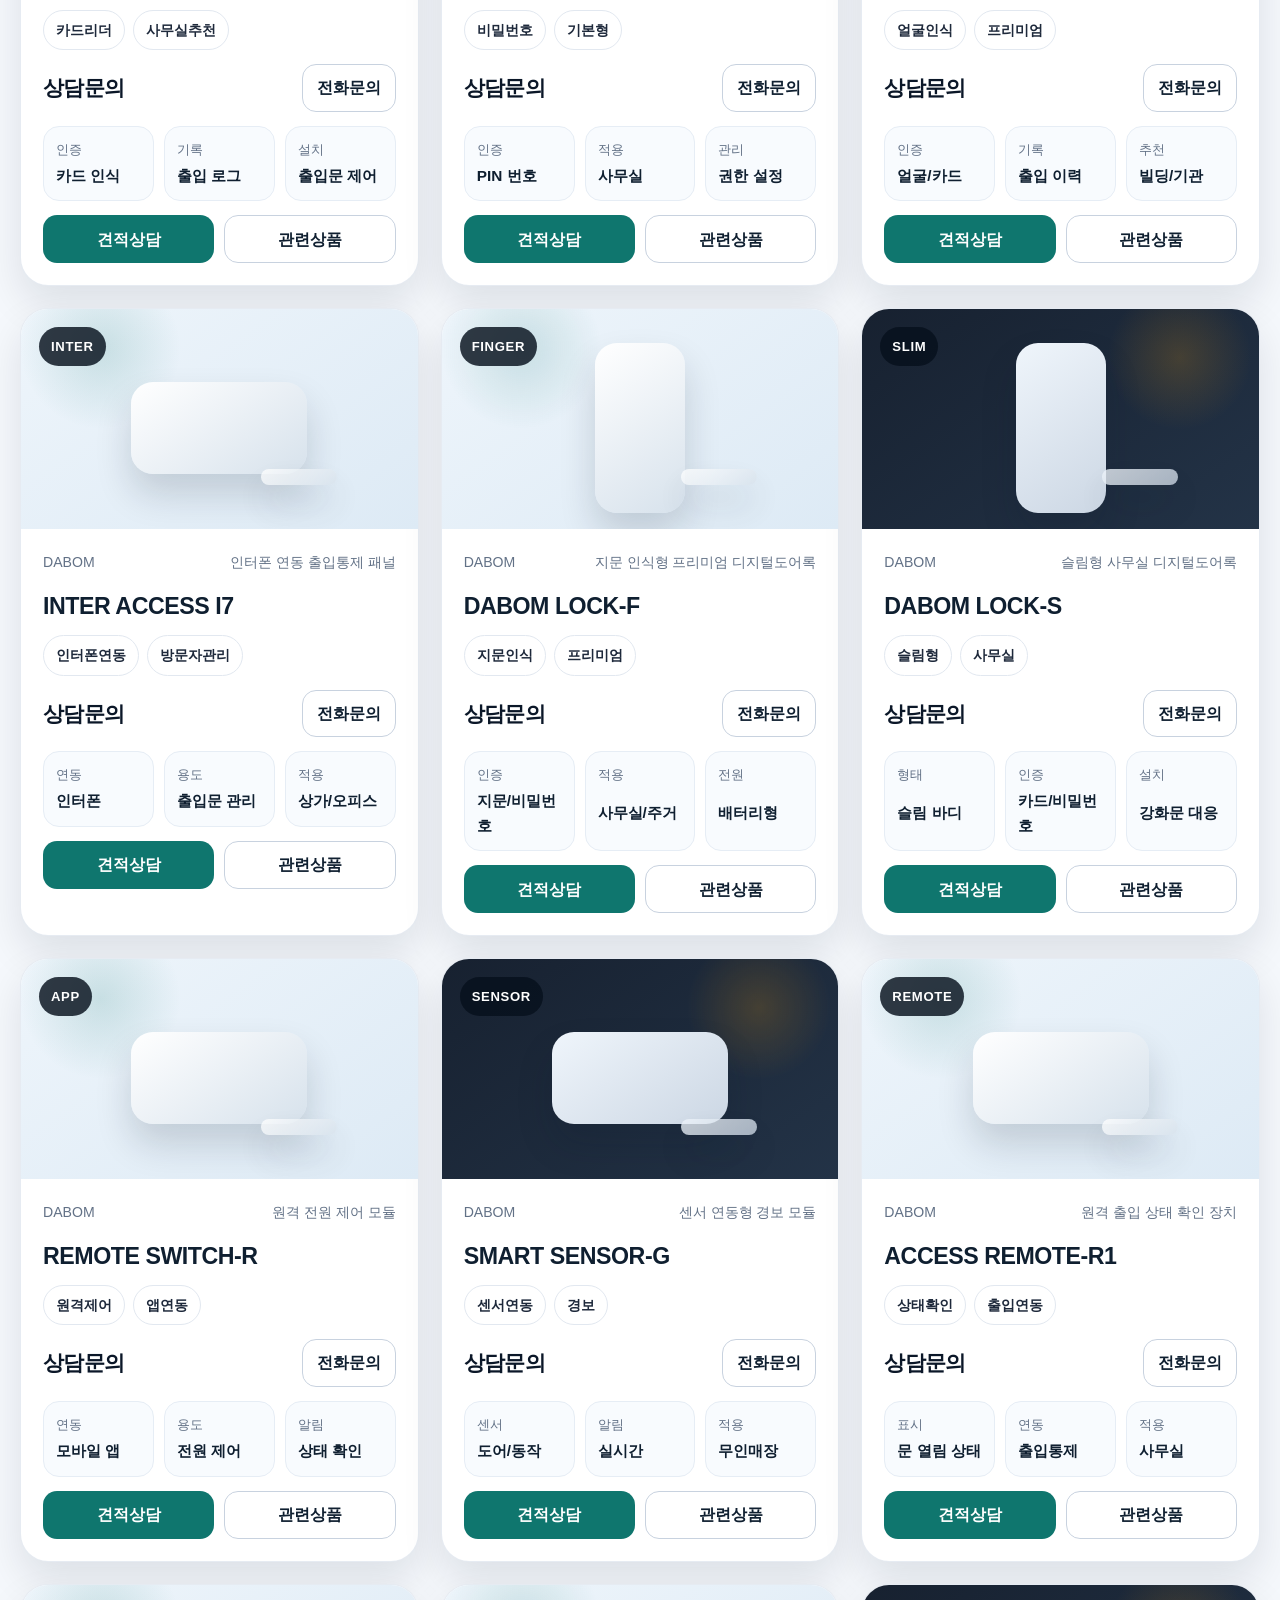
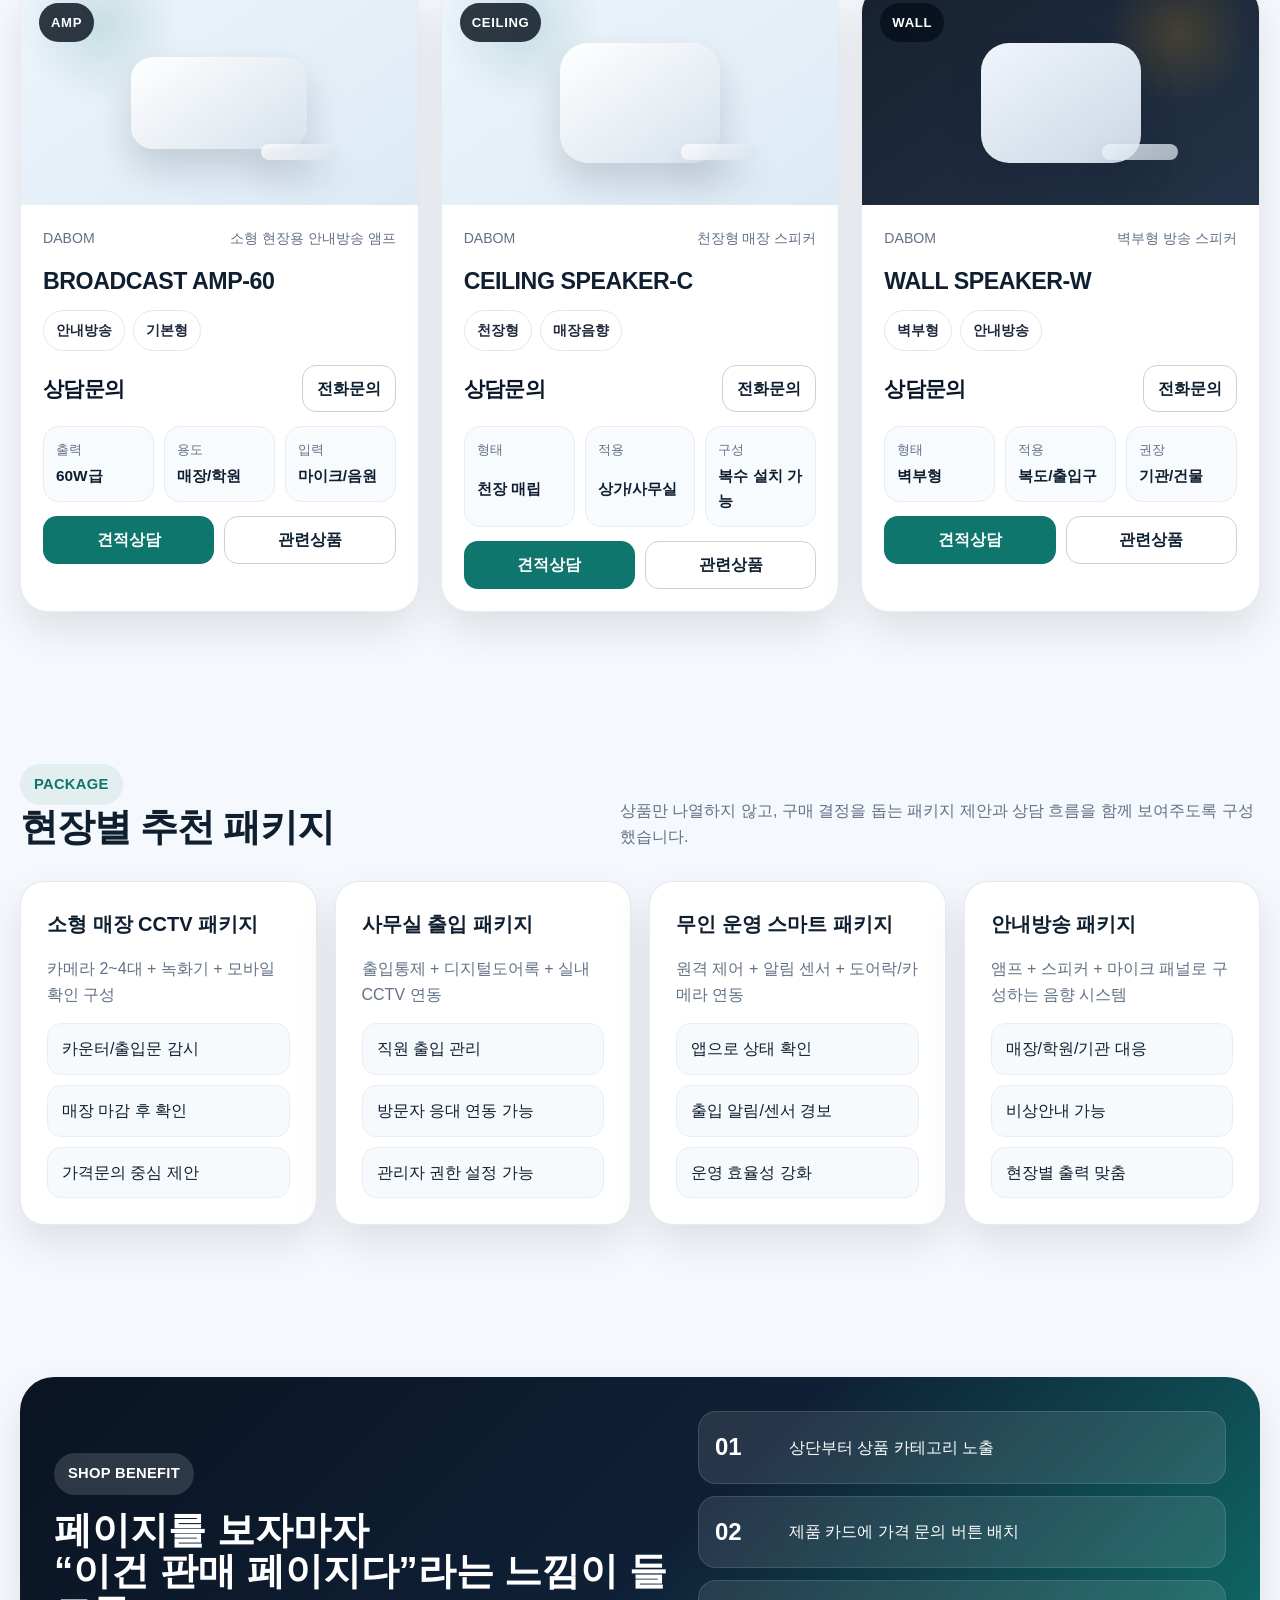
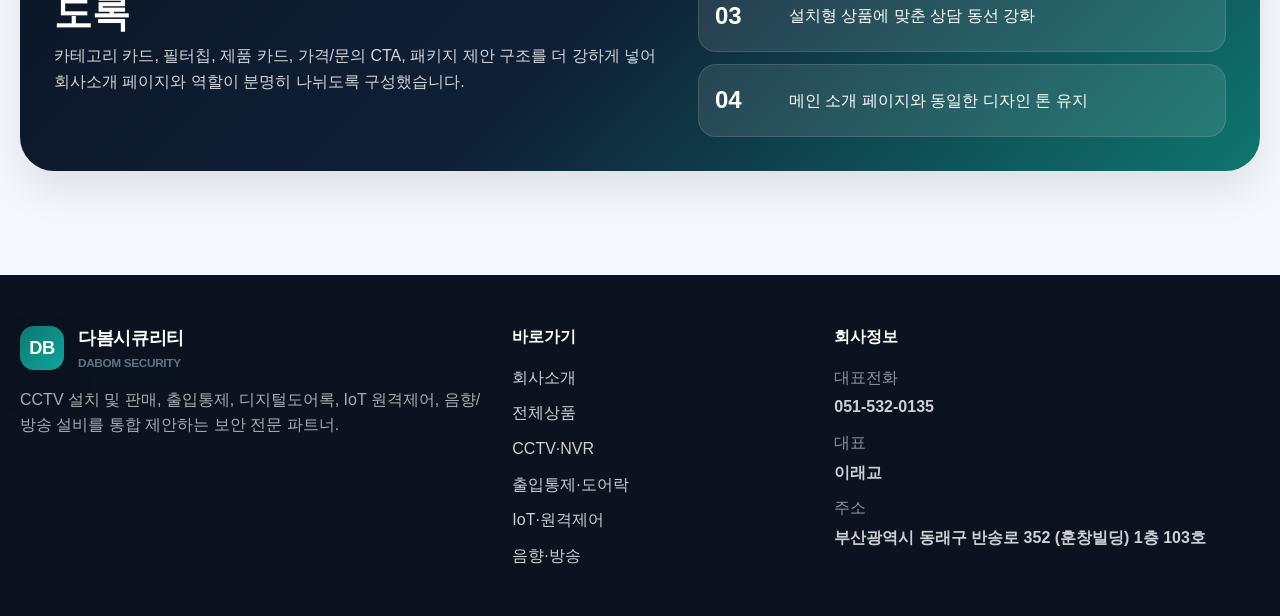
<file: products.html>
<!DOCTYPE html>
<html lang="ko">
<head>
  <meta charset="UTF-8">
  <meta name="viewport" content="width=device-width, initial-scale=1.0">
  <title>다봄시큐리티 | 전체상품</title>
  <meta name="description" content="다봄시큐리티 판매형 상품 페이지">
  <link rel="stylesheet" href="styles.css">
  
</head>
<body>
  
<div class="notice-bar">
  <div class="container inner">
    <div>다봄시큐리티 · CCTV/NVR · 출입통제 · 디지털도어록 · IoT · 음향방송 통합 제안</div>
    <div class="notice-links"><span>고객센터 051-532-0135</span><span>현장 맞춤 견적</span><span>부산/경남 설치 대응</span></div>
  </div>
</div>
<header class="site-header">
  <div class="container inner">
    <a class="brand" href="index.html">
      <span class="brand-mark">DB</span>
      <span class="brand-text">다봄시큐리티 <small class="muted">DABOM SECURITY</small></span>
    </a>
    <button class="nav-toggle" aria-label="메뉴 열기" onclick="toggleMenu()">☰</button>
    <nav class="main-nav"><a href="index.html" class="">회사소개</a><a href="products.html" class="active">전체상품</a><a href="cctv.html" class="">CCTV·NVR</a><a href="access.html" class="">출입통제·도어락</a><a href="iot.html" class="">IoT·원격제어</a><a href="audio.html" class="">음향·방송</a></nav>
    <div class="header-actions">
      <a class="btn secondary" href="products.html">상품보기</a>
      <a class="btn primary" href="tel:051-532-0135">견적문의</a>
    </div>
  </div>
</header>

  
<section class="shop-hero">
  <div class="container shop-hero-grid">
    <div>
      <span class="eyebrow">PRODUCT SHOP</span>
      <h1>설치까지 고려한<br>다봄시큐리티 판매 페이지</h1>
      <p>상품 메인은 “회사소개”가 아니라 “바로 문의하고 싶은 판매 페이지”처럼 보이도록 구성했습니다. 카테고리, 대표 상품, 가격 문의, 패키지 제안, 빠른 상담 CTA를 상단부터 배치해 쇼핑몰 느낌을 강화했습니다.</p>
      <div class="btn-row" style="margin-top:24px;">
        <a class="btn primary" href="tel:051-532-0135">빠른 견적 문의</a>
        <a class="btn secondary" href="#featured">추천 상품 보기</a>
      </div>
      <div class="shop-points">
        <span>설치 상담 가능</span>
        <span>현장 맞춤 구성</span>
        <span>브랜드 혼합 제안</span>
      </div>
    </div>
    <div class="shop-hero-card">
      <div class="mini-tiles">
        <div><b>BEST</b><span>CCTV · NVR</span></div>
        <div><b>HOT</b><span>출입통제 · 도어락</span></div>
        <div><b>SMART</b><span>IoT · 원격제어</span></div>
        <div><b>BROADCAST</b><span>음향 · 방송</span></div>
      </div>
      <div class="consult-box">
        <strong>전화 한 통으로 상품 + 설치 상담</strong>
        <p>카메라 수량, 채널 수, 출입 방식, 앱 연동 여부까지 한 번에 정리해드립니다.</p>
        <a class="btn primary" href="tel:051-532-0135">고객센터 051-532-0135</a>
      </div>
    </div>
  </div>
</section>

<div class="ecom-bar">
  <div class="container inner">
    <div class="category-tabs">
      <a href="products.html" class="active">전체상품</a><a href="cctv.html" class="">CCTV · NVR</a><a href="access.html" class="">출입통제 · 디지털도어록</a><a href="iot.html" class="">IoT · 원격제어</a><a href="audio.html" class="">음향 · 방송 장비</a>
    </div>
    <div class="quick-links">
      <a href="tel:051-532-0135">상품 상담</a>
      <a href="index.html">회사소개</a>
    </div>
  </div>
</div>

<section class="section shop-shelf">
  <div class="container">
    <div class="category-shelf">
      <article class="shelf-card"><span class="count">8+ PRODUCTS</span><h3>📷 CCTV · NVR</h3><p class="muted">카메라와 녹화기를 한 카테고리로 묶어 실제 판매 흐름에 맞춘 구성</p><a class="btn secondary" href="cctv.html">카테고리 보기</a></article>
      <article class="shelf-card"><span class="count">8+ PRODUCTS</span><h3>🚪 출입통제 · 디지털도어록</h3><p class="muted">출입관리와 도어락을 함께 보도록 동선 통합</p><a class="btn secondary" href="access.html">카테고리 보기</a></article>
      <article class="shelf-card"><span class="count">6+ PRODUCTS</span><h3>📡 IoT · 원격제어</h3><p class="muted">앱 연동, 센서, 원격 상태 확인 장비</p><a class="btn secondary" href="iot.html">카테고리 보기</a></article>
      <article class="shelf-card"><span class="count">6+ PRODUCTS</span><h3>🔊 음향 · 방송</h3><p class="muted">매장 음향, 안내방송, 비상안내 구성</p><a class="btn secondary" href="audio.html">카테고리 보기</a></article>
    </div>
  </div>
</section>

<section class="section tight" id="featured">
  <div class="container">
    <div class="section-title">
      <div>
        <span class="eyebrow">FEATURED PRODUCTS</span>
        <h2>대표 상품 제안</h2>
      </div>
      <p>상단에서 카테고리를 고른 뒤, 아래 대표 상품 카드에서 바로 상담으로 이어지도록 구성했습니다.</p>
    </div>
    <div class="filter-row">
      <div class="filter-chips"><span>추천상품</span><span>설치연계</span><span>패키지</span><span>브랜드제품</span><span>원격연동</span></div>
      <div class="muted">총 18개 대표 상품</div>
    </div>
    <div class="product-grid">
      
    <article class="product-card">
      <div class="product-visual ">
        <span class="visual-chip">BEST</span>
        <span class="device-shape dome"></span><span class="device-shape small"></span>
      </div>
      <div class="product-body">
        <div class="product-meta"><span>DABOM</span><span>500만화소 적외선 돔형 올인원 카메라</span></div>
        <div>
          <h3>DABOM-5MD</h3>
          <div class="badges"><span class="badge">추천상품</span><span class="badge">실내용</span></div>
        </div>
        <div class="price-row"><span class="price">100,000원</span><a class="btn secondary" href="tel:051-532-0135" style="padding:10px 14px;">전화문의</a></div>
        <div class="specs"><span><span>해상도</span><b>500만화소</b></span><span><span>렌즈</span><b>고정 렌즈</b></span><span><span>야간감시</span><b>적외선 지원</b></span></div>
        <div class="product-actions"><a class="quote" href="tel:051-532-0135">견적상담</a><a class="buy" href="cctv.html">관련상품</a></div>
      </div>
    </article>
    
    <article class="product-card">
      <div class="product-visual ">
        <span class="visual-chip">ENTRY</span>
        <span class="device-shape dome"></span><span class="device-shape small"></span>
      </div>
      <div class="product-body">
        <div class="product-meta"><span>DABOM</span><span>200만화소 적외선 돔형 카메라</span></div>
        <div>
          <h3>DABOM-2MD</h3>
          <div class="badges"><span class="badge">입문형</span><span class="badge">매장추천</span></div>
        </div>
        <div class="price-row"><span class="price">상담문의</span><a class="btn secondary" href="tel:051-532-0135" style="padding:10px 14px;">전화문의</a></div>
        <div class="specs"><span><span>해상도</span><b>200만화소</b></span><span><span>형태</span><b>돔형</b></span><span><span>적용</span><b>소형매장/사무실</b></span></div>
        <div class="product-actions"><a class="quote" href="tel:051-532-0135">견적상담</a><a class="buy" href="cctv.html">관련상품</a></div>
      </div>
    </article>
    
    <article class="product-card">
      <div class="product-visual dark">
        <span class="visual-chip">OUTDOOR</span>
        <span class="device-shape tall"></span><span class="device-shape small"></span>
      </div>
      <div class="product-body">
        <div class="product-meta"><span>SKYREX</span><span>QHD 500만화소 실외형 카메라</span></div>
        <div>
          <h3>SKY-406B</h3>
          <div class="badges"><span class="badge">실외용</span><span class="badge">QHD</span></div>
        </div>
        <div class="price-row"><span class="price">상담문의</span><a class="btn secondary" href="tel:051-532-0135" style="padding:10px 14px;">전화문의</a></div>
        <div class="specs"><span><span>브랜드</span><b>SKYREX</b></span><span><span>용도</span><b>실외/주차장</b></span><span><span>방수</span><b>현장 맞춤</b></span></div>
        <div class="product-actions"><a class="quote" href="tel:051-532-0135">견적상담</a><a class="buy" href="cctv.html">관련상품</a></div>
      </div>
    </article>
    
    <article class="product-card">
      <div class="product-visual ">
        <span class="visual-chip">IR</span>
        <span class="device-shape tall"></span><span class="device-shape small"></span>
      </div>
      <div class="product-body">
        <div class="product-meta"><span>DABOM</span><span>야간감시에 강한 적외선 불릿 카메라</span></div>
        <div>
          <h3>DABOM-IR BULLET</h3>
          <div class="badges"><span class="badge">불릿형</span><span class="badge">야간감시</span></div>
        </div>
        <div class="price-row"><span class="price">상담문의</span><a class="btn secondary" href="tel:051-532-0135" style="padding:10px 14px;">전화문의</a></div>
        <div class="specs"><span><span>적외선</span><b>야간 지원</b></span><span><span>형태</span><b>실외형</b></span><span><span>적용</span><b>공장/외곽</b></span></div>
        <div class="product-actions"><a class="quote" href="tel:051-532-0135">견적상담</a><a class="buy" href="cctv.html">관련상품</a></div>
      </div>
    </article>
    
    <article class="product-card">
      <div class="product-visual dark">
        <span class="visual-chip">IDIS</span>
        <span class="device-shape panel"></span><span class="device-shape small"></span>
      </div>
      <div class="product-body">
        <div class="product-meta"><span>IDIS</span><span>아이디스 500만화소 4채널 녹화기 2T 포함</span></div>
        <div>
          <h3>HR-1504</h3>
          <div class="badges"><span class="badge">브랜드제품</span><span class="badge">4채널</span></div>
        </div>
        <div class="price-row"><span class="price">상담문의</span><a class="btn secondary" href="tel:051-532-0135" style="padding:10px 14px;">전화문의</a></div>
        <div class="specs"><span><span>저장장치</span><b>2TB 포함</b></span><span><span>채널수</span><b>4채널</b></span><span><span>제조사</span><b>IDIS</b></span></div>
        <div class="product-actions"><a class="quote" href="tel:051-532-0135">견적상담</a><a class="buy" href="cctv.html">관련상품</a></div>
      </div>
    </article>
    
    <article class="product-card">
      <div class="product-visual ">
        <span class="visual-chip">NVR</span>
        <span class="device-shape panel"></span><span class="device-shape small"></span>
      </div>
      <div class="product-body">
        <div class="product-meta"><span>SKYREX</span><span>스카이렉스 400만화소 대응 NVR</span></div>
        <div>
          <h3>SKY NVR-4004</h3>
          <div class="badges"><span class="badge">NVR</span><span class="badge">사무실추천</span></div>
        </div>
        <div class="price-row"><span class="price">상담문의</span><a class="btn secondary" href="tel:051-532-0135" style="padding:10px 14px;">전화문의</a></div>
        <div class="specs"><span><span>채널수</span><b>4채널</b></span><span><span>화질</span><b>400만화소 대응</b></span><span><span>원격</span><b>모바일 모니터링</b></span></div>
        <div class="product-actions"><a class="quote" href="tel:051-532-0135">견적상담</a><a class="buy" href="cctv.html">관련상품</a></div>
      </div>
    </article>
    
    <article class="product-card">
      <div class="product-visual ">
        <span class="visual-chip">CARD</span>
        <span class="device-shape panel"></span><span class="device-shape small"></span>
      </div>
      <div class="product-body">
        <div class="product-meta"><span>DABOM</span><span>카드리더 기반 출입통제 기본 세트</span></div>
        <div>
          <h3>ACCESS CARD PRO</h3>
          <div class="badges"><span class="badge">카드리더</span><span class="badge">사무실추천</span></div>
        </div>
        <div class="price-row"><span class="price">상담문의</span><a class="btn secondary" href="tel:051-532-0135" style="padding:10px 14px;">전화문의</a></div>
        <div class="specs"><span><span>인증</span><b>카드 인식</b></span><span><span>기록</span><b>출입 로그</b></span><span><span>설치</span><b>출입문 제어</b></span></div>
        <div class="product-actions"><a class="quote" href="tel:051-532-0135">견적상담</a><a class="buy" href="access.html">관련상품</a></div>
      </div>
    </article>
    
    <article class="product-card">
      <div class="product-visual ">
        <span class="visual-chip">PIN</span>
        <span class="device-shape panel"></span><span class="device-shape small"></span>
      </div>
      <div class="product-body">
        <div class="product-meta"><span>DABOM</span><span>비밀번호 기반 출입관리 장치</span></div>
        <div>
          <h3>ACCESS PIN PRO</h3>
          <div class="badges"><span class="badge">비밀번호</span><span class="badge">기본형</span></div>
        </div>
        <div class="price-row"><span class="price">상담문의</span><a class="btn secondary" href="tel:051-532-0135" style="padding:10px 14px;">전화문의</a></div>
        <div class="specs"><span><span>인증</span><b>PIN 번호</b></span><span><span>적용</span><b>사무실</b></span><span><span>관리</span><b>권한 설정</b></span></div>
        <div class="product-actions"><a class="quote" href="tel:051-532-0135">견적상담</a><a class="buy" href="access.html">관련상품</a></div>
      </div>
    </article>
    
    <article class="product-card">
      <div class="product-visual dark">
        <span class="visual-chip">FACE</span>
        <span class="device-shape panel"></span><span class="device-shape small"></span>
      </div>
      <div class="product-body">
        <div class="product-meta"><span>DABOM</span><span>얼굴인식 출입 단말기</span></div>
        <div>
          <h3>FACE ACCESS F1</h3>
          <div class="badges"><span class="badge">얼굴인식</span><span class="badge">프리미엄</span></div>
        </div>
        <div class="price-row"><span class="price">상담문의</span><a class="btn secondary" href="tel:051-532-0135" style="padding:10px 14px;">전화문의</a></div>
        <div class="specs"><span><span>인증</span><b>얼굴/카드</b></span><span><span>기록</span><b>출입 이력</b></span><span><span>추천</span><b>빌딩/기관</b></span></div>
        <div class="product-actions"><a class="quote" href="tel:051-532-0135">견적상담</a><a class="buy" href="access.html">관련상품</a></div>
      </div>
    </article>
    
    <article class="product-card">
      <div class="product-visual ">
        <span class="visual-chip">INTER</span>
        <span class="device-shape panel"></span><span class="device-shape small"></span>
      </div>
      <div class="product-body">
        <div class="product-meta"><span>DABOM</span><span>인터폰 연동 출입통제 패널</span></div>
        <div>
          <h3>INTER ACCESS I7</h3>
          <div class="badges"><span class="badge">인터폰연동</span><span class="badge">방문자관리</span></div>
        </div>
        <div class="price-row"><span class="price">상담문의</span><a class="btn secondary" href="tel:051-532-0135" style="padding:10px 14px;">전화문의</a></div>
        <div class="specs"><span><span>연동</span><b>인터폰</b></span><span><span>용도</span><b>출입문 관리</b></span><span><span>적용</span><b>상가/오피스</b></span></div>
        <div class="product-actions"><a class="quote" href="tel:051-532-0135">견적상담</a><a class="buy" href="access.html">관련상품</a></div>
      </div>
    </article>
    
    <article class="product-card">
      <div class="product-visual ">
        <span class="visual-chip">FINGER</span>
        <span class="device-shape lock"></span><span class="device-shape small"></span>
      </div>
      <div class="product-body">
        <div class="product-meta"><span>DABOM</span><span>지문 인식형 프리미엄 디지털도어록</span></div>
        <div>
          <h3>DABOM LOCK-F</h3>
          <div class="badges"><span class="badge">지문인식</span><span class="badge">프리미엄</span></div>
        </div>
        <div class="price-row"><span class="price">상담문의</span><a class="btn secondary" href="tel:051-532-0135" style="padding:10px 14px;">전화문의</a></div>
        <div class="specs"><span><span>인증</span><b>지문/비밀번호</b></span><span><span>적용</span><b>사무실/주거</b></span><span><span>전원</span><b>배터리형</b></span></div>
        <div class="product-actions"><a class="quote" href="tel:051-532-0135">견적상담</a><a class="buy" href="access.html">관련상품</a></div>
      </div>
    </article>
    
    <article class="product-card">
      <div class="product-visual dark">
        <span class="visual-chip">SLIM</span>
        <span class="device-shape lock"></span><span class="device-shape small"></span>
      </div>
      <div class="product-body">
        <div class="product-meta"><span>DABOM</span><span>슬림형 사무실 디지털도어록</span></div>
        <div>
          <h3>DABOM LOCK-S</h3>
          <div class="badges"><span class="badge">슬림형</span><span class="badge">사무실</span></div>
        </div>
        <div class="price-row"><span class="price">상담문의</span><a class="btn secondary" href="tel:051-532-0135" style="padding:10px 14px;">전화문의</a></div>
        <div class="specs"><span><span>형태</span><b>슬림 바디</b></span><span><span>인증</span><b>카드/비밀번호</b></span><span><span>설치</span><b>강화문 대응</b></span></div>
        <div class="product-actions"><a class="quote" href="tel:051-532-0135">견적상담</a><a class="buy" href="access.html">관련상품</a></div>
      </div>
    </article>
    
    <article class="product-card">
      <div class="product-visual ">
        <span class="visual-chip">APP</span>
        <span class="device-shape panel"></span><span class="device-shape small"></span>
      </div>
      <div class="product-body">
        <div class="product-meta"><span>DABOM</span><span>원격 전원 제어 모듈</span></div>
        <div>
          <h3>REMOTE SWITCH-R</h3>
          <div class="badges"><span class="badge">원격제어</span><span class="badge">앱연동</span></div>
        </div>
        <div class="price-row"><span class="price">상담문의</span><a class="btn secondary" href="tel:051-532-0135" style="padding:10px 14px;">전화문의</a></div>
        <div class="specs"><span><span>연동</span><b>모바일 앱</b></span><span><span>용도</span><b>전원 제어</b></span><span><span>알림</span><b>상태 확인</b></span></div>
        <div class="product-actions"><a class="quote" href="tel:051-532-0135">견적상담</a><a class="buy" href="iot.html">관련상품</a></div>
      </div>
    </article>
    
    <article class="product-card">
      <div class="product-visual dark">
        <span class="visual-chip">SENSOR</span>
        <span class="device-shape panel"></span><span class="device-shape small"></span>
      </div>
      <div class="product-body">
        <div class="product-meta"><span>DABOM</span><span>센서 연동형 경보 모듈</span></div>
        <div>
          <h3>SMART SENSOR-G</h3>
          <div class="badges"><span class="badge">센서연동</span><span class="badge">경보</span></div>
        </div>
        <div class="price-row"><span class="price">상담문의</span><a class="btn secondary" href="tel:051-532-0135" style="padding:10px 14px;">전화문의</a></div>
        <div class="specs"><span><span>센서</span><b>도어/동작</b></span><span><span>알림</span><b>실시간</b></span><span><span>적용</span><b>무인매장</b></span></div>
        <div class="product-actions"><a class="quote" href="tel:051-532-0135">견적상담</a><a class="buy" href="iot.html">관련상품</a></div>
      </div>
    </article>
    
    <article class="product-card">
      <div class="product-visual ">
        <span class="visual-chip">REMOTE</span>
        <span class="device-shape panel"></span><span class="device-shape small"></span>
      </div>
      <div class="product-body">
        <div class="product-meta"><span>DABOM</span><span>원격 출입 상태 확인 장치</span></div>
        <div>
          <h3>ACCESS REMOTE-R1</h3>
          <div class="badges"><span class="badge">상태확인</span><span class="badge">출입연동</span></div>
        </div>
        <div class="price-row"><span class="price">상담문의</span><a class="btn secondary" href="tel:051-532-0135" style="padding:10px 14px;">전화문의</a></div>
        <div class="specs"><span><span>표시</span><b>문 열림 상태</b></span><span><span>연동</span><b>출입통제</b></span><span><span>적용</span><b>사무실</b></span></div>
        <div class="product-actions"><a class="quote" href="tel:051-532-0135">견적상담</a><a class="buy" href="iot.html">관련상품</a></div>
      </div>
    </article>
    
    <article class="product-card">
      <div class="product-visual ">
        <span class="visual-chip">AMP</span>
        <span class="device-shape panel"></span><span class="device-shape small"></span>
      </div>
      <div class="product-body">
        <div class="product-meta"><span>DABOM</span><span>소형 현장용 안내방송 앰프</span></div>
        <div>
          <h3>BROADCAST AMP-60</h3>
          <div class="badges"><span class="badge">안내방송</span><span class="badge">기본형</span></div>
        </div>
        <div class="price-row"><span class="price">상담문의</span><a class="btn secondary" href="tel:051-532-0135" style="padding:10px 14px;">전화문의</a></div>
        <div class="specs"><span><span>출력</span><b>60W급</b></span><span><span>용도</span><b>매장/학원</b></span><span><span>입력</span><b>마이크/음원</b></span></div>
        <div class="product-actions"><a class="quote" href="tel:051-532-0135">견적상담</a><a class="buy" href="audio.html">관련상품</a></div>
      </div>
    </article>
    
    <article class="product-card">
      <div class="product-visual ">
        <span class="visual-chip">CEILING</span>
        <span class="device-shape speaker"></span><span class="device-shape small"></span>
      </div>
      <div class="product-body">
        <div class="product-meta"><span>DABOM</span><span>천장형 매장 스피커</span></div>
        <div>
          <h3>CEILING SPEAKER-C</h3>
          <div class="badges"><span class="badge">천장형</span><span class="badge">매장음향</span></div>
        </div>
        <div class="price-row"><span class="price">상담문의</span><a class="btn secondary" href="tel:051-532-0135" style="padding:10px 14px;">전화문의</a></div>
        <div class="specs"><span><span>형태</span><b>천장 매립</b></span><span><span>적용</span><b>상가/사무실</b></span><span><span>구성</span><b>복수 설치 가능</b></span></div>
        <div class="product-actions"><a class="quote" href="tel:051-532-0135">견적상담</a><a class="buy" href="audio.html">관련상품</a></div>
      </div>
    </article>
    
    <article class="product-card">
      <div class="product-visual dark">
        <span class="visual-chip">WALL</span>
        <span class="device-shape speaker"></span><span class="device-shape small"></span>
      </div>
      <div class="product-body">
        <div class="product-meta"><span>DABOM</span><span>벽부형 방송 스피커</span></div>
        <div>
          <h3>WALL SPEAKER-W</h3>
          <div class="badges"><span class="badge">벽부형</span><span class="badge">안내방송</span></div>
        </div>
        <div class="price-row"><span class="price">상담문의</span><a class="btn secondary" href="tel:051-532-0135" style="padding:10px 14px;">전화문의</a></div>
        <div class="specs"><span><span>형태</span><b>벽부형</b></span><span><span>적용</span><b>복도/출입구</b></span><span><span>권장</span><b>기관/건물</b></span></div>
        <div class="product-actions"><a class="quote" href="tel:051-532-0135">견적상담</a><a class="buy" href="audio.html">관련상품</a></div>
      </div>
    </article>
    
    </div>
  </div>
</section>

<section class="section">
  <div class="container">
    <div class="section-title">
      <div>
        <span class="eyebrow">PACKAGE</span>
        <h2>현장별 추천 패키지</h2>
      </div>
      <p>상품만 나열하지 않고, 구매 결정을 돕는 패키지 제안과 상담 흐름을 함께 보여주도록 구성했습니다.</p>
    </div>
    <div class="package-grid">
      <div class="package-card"><h3>소형 매장 CCTV 패키지</h3><p class="muted">카메라 2~4대 + 녹화기 + 모바일 확인 구성</p><div class="card-list"><span>카운터/출입문 감시</span><span>매장 마감 후 확인</span><span>가격문의 중심 제안</span></div></div>
      <div class="package-card"><h3>사무실 출입 패키지</h3><p class="muted">출입통제 + 디지털도어록 + 실내 CCTV 연동</p><div class="card-list"><span>직원 출입 관리</span><span>방문자 응대 연동 가능</span><span>관리자 권한 설정 가능</span></div></div>
      <div class="package-card"><h3>무인 운영 스마트 패키지</h3><p class="muted">원격 제어 + 알림 센서 + 도어락/카메라 연동</p><div class="card-list"><span>앱으로 상태 확인</span><span>출입 알림/센서 경보</span><span>운영 효율성 강화</span></div></div>
      <div class="package-card"><h3>안내방송 패키지</h3><p class="muted">앰프 + 스피커 + 마이크 패널로 구성하는 음향 시스템</p><div class="card-list"><span>매장/학원/기관 대응</span><span>비상안내 가능</span><span>현장별 출력 맞춤</span></div></div>
    </div>
  </div>
</section>

<section class="section tight">
  <div class="container sales-band">
    <div>
      <span class="eyebrow" style="background:rgba(255,255,255,.14); color:#fff;">SHOP BENEFIT</span>
      <h2>페이지를 보자마자<br>“이건 판매 페이지다”라는 느낌이 들도록</h2>
      <p>카테고리 카드, 필터칩, 제품 카드, 가격/문의 CTA, 패키지 제안 구조를 더 강하게 넣어 회사소개 페이지와 역할이 분명히 나뉘도록 구성했습니다.</p>
    </div>
    <div class="sales-list">
      <div><b>01</b><span>상단부터 상품 카테고리 노출</span></div>
      <div><b>02</b><span>제품 카드에 가격 문의 버튼 배치</span></div>
      <div><b>03</b><span>설치형 상품에 맞춘 상담 동선 강화</span></div>
      <div><b>04</b><span>메인 소개 페이지와 동일한 디자인 톤 유지</span></div>
    </div>
  </div>
</section>

  
<footer class="footer">
  <div class="container footer-grid">
    <div>
      <a class="brand footer-brand" href="index.html">
        <span class="brand-mark">DB</span>
        <span class="brand-text">다봄시큐리티 <small class="muted">DABOM SECURITY</small></span>
      </a>
      <p class="footer-copy">CCTV 설치 및 판매, 출입통제, 디지털도어록, IoT 원격제어, 음향/방송 설비를 통합 제안하는 보안 전문 파트너.</p>
    </div>
    <div class="footer-links">
      <strong>바로가기</strong>
      <a href="index.html">회사소개</a>
      <a href="products.html">전체상품</a>
      <a href="cctv.html">CCTV·NVR</a>
      <a href="access.html">출입통제·도어락</a>
      <a href="iot.html">IoT·원격제어</a>
      <a href="audio.html">음향·방송</a>
    </div>
    <div class="footer-info">
      <strong>회사정보</strong>
      <div><span>대표전화</span><b>051-532-0135</b></div>
      <div><span>대표</span><b>이래교</b></div>
      <div><span>주소</span><b>부산광역시 동래구 반송로 352 (훈창빌딩) 1층 103호</b></div>
    </div>
  </div>
</footer>
<script src="app.js"></script>

</body>
</html>
</file>
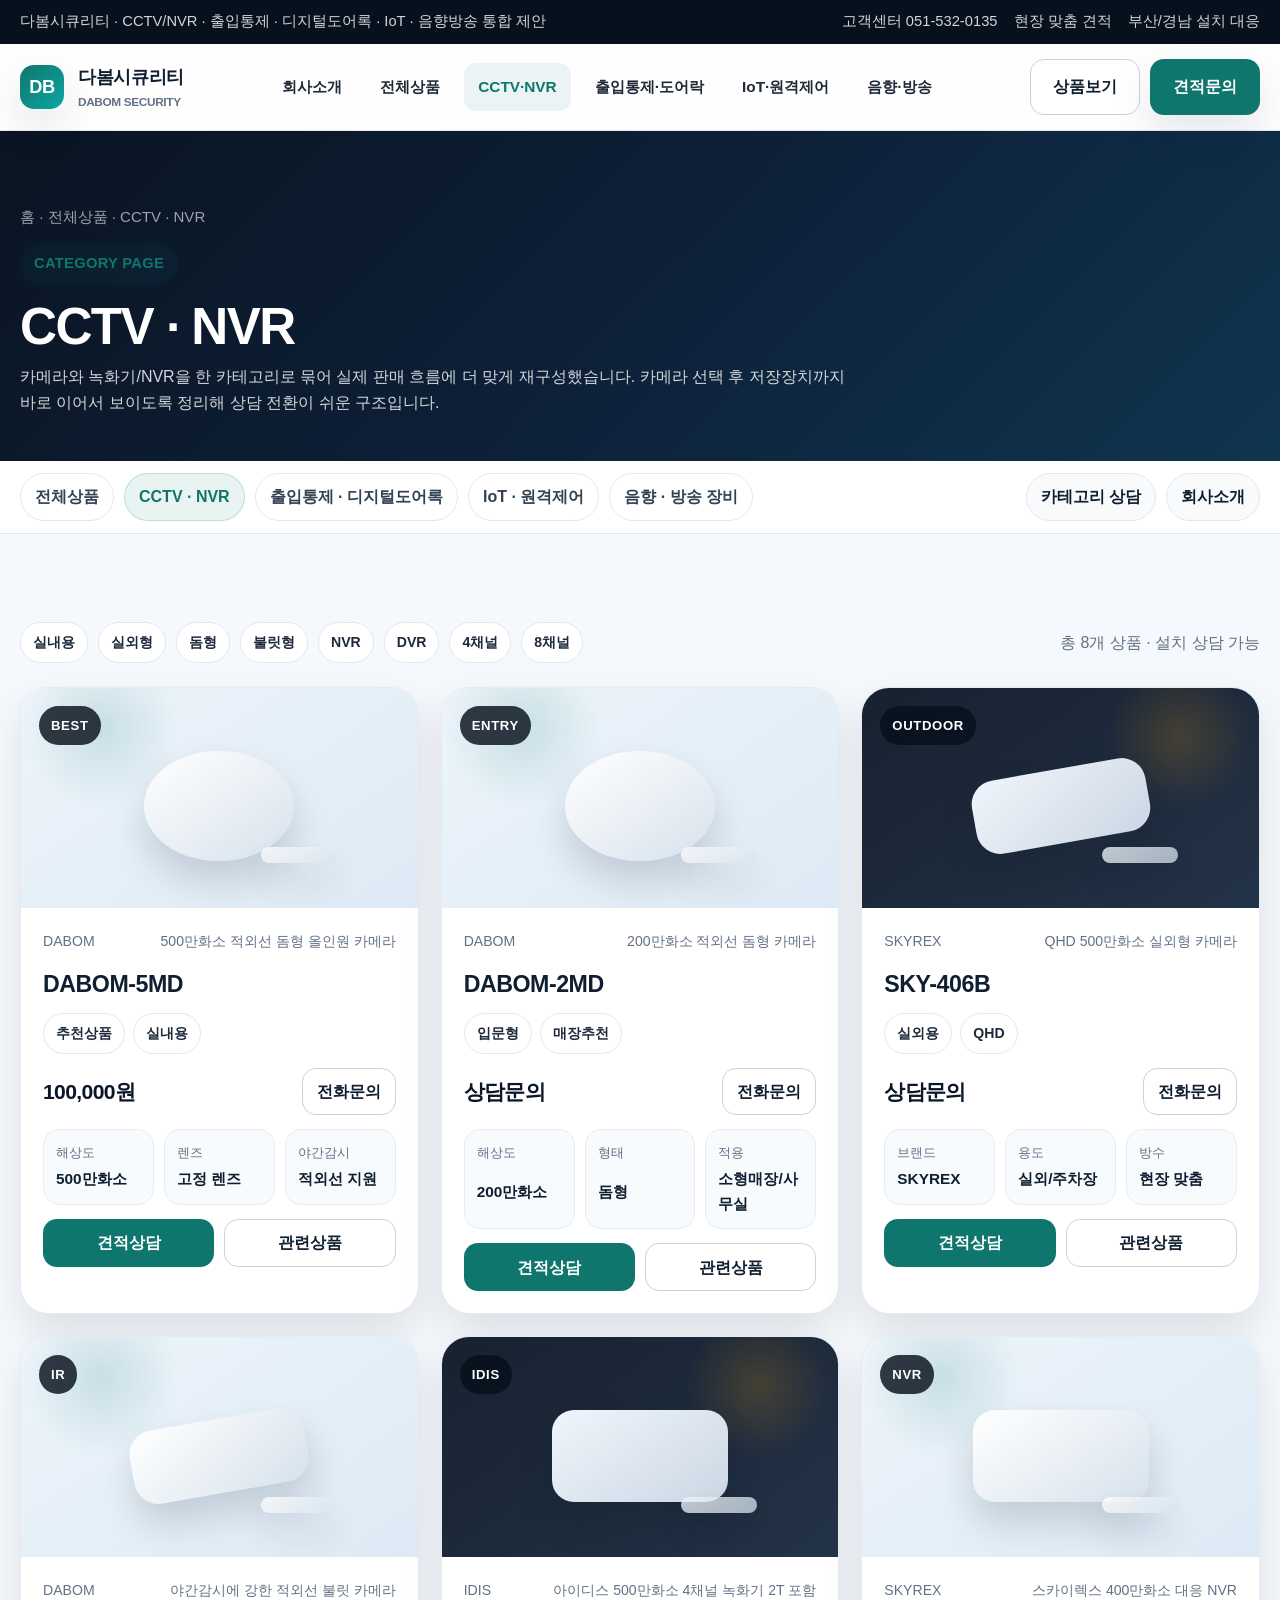
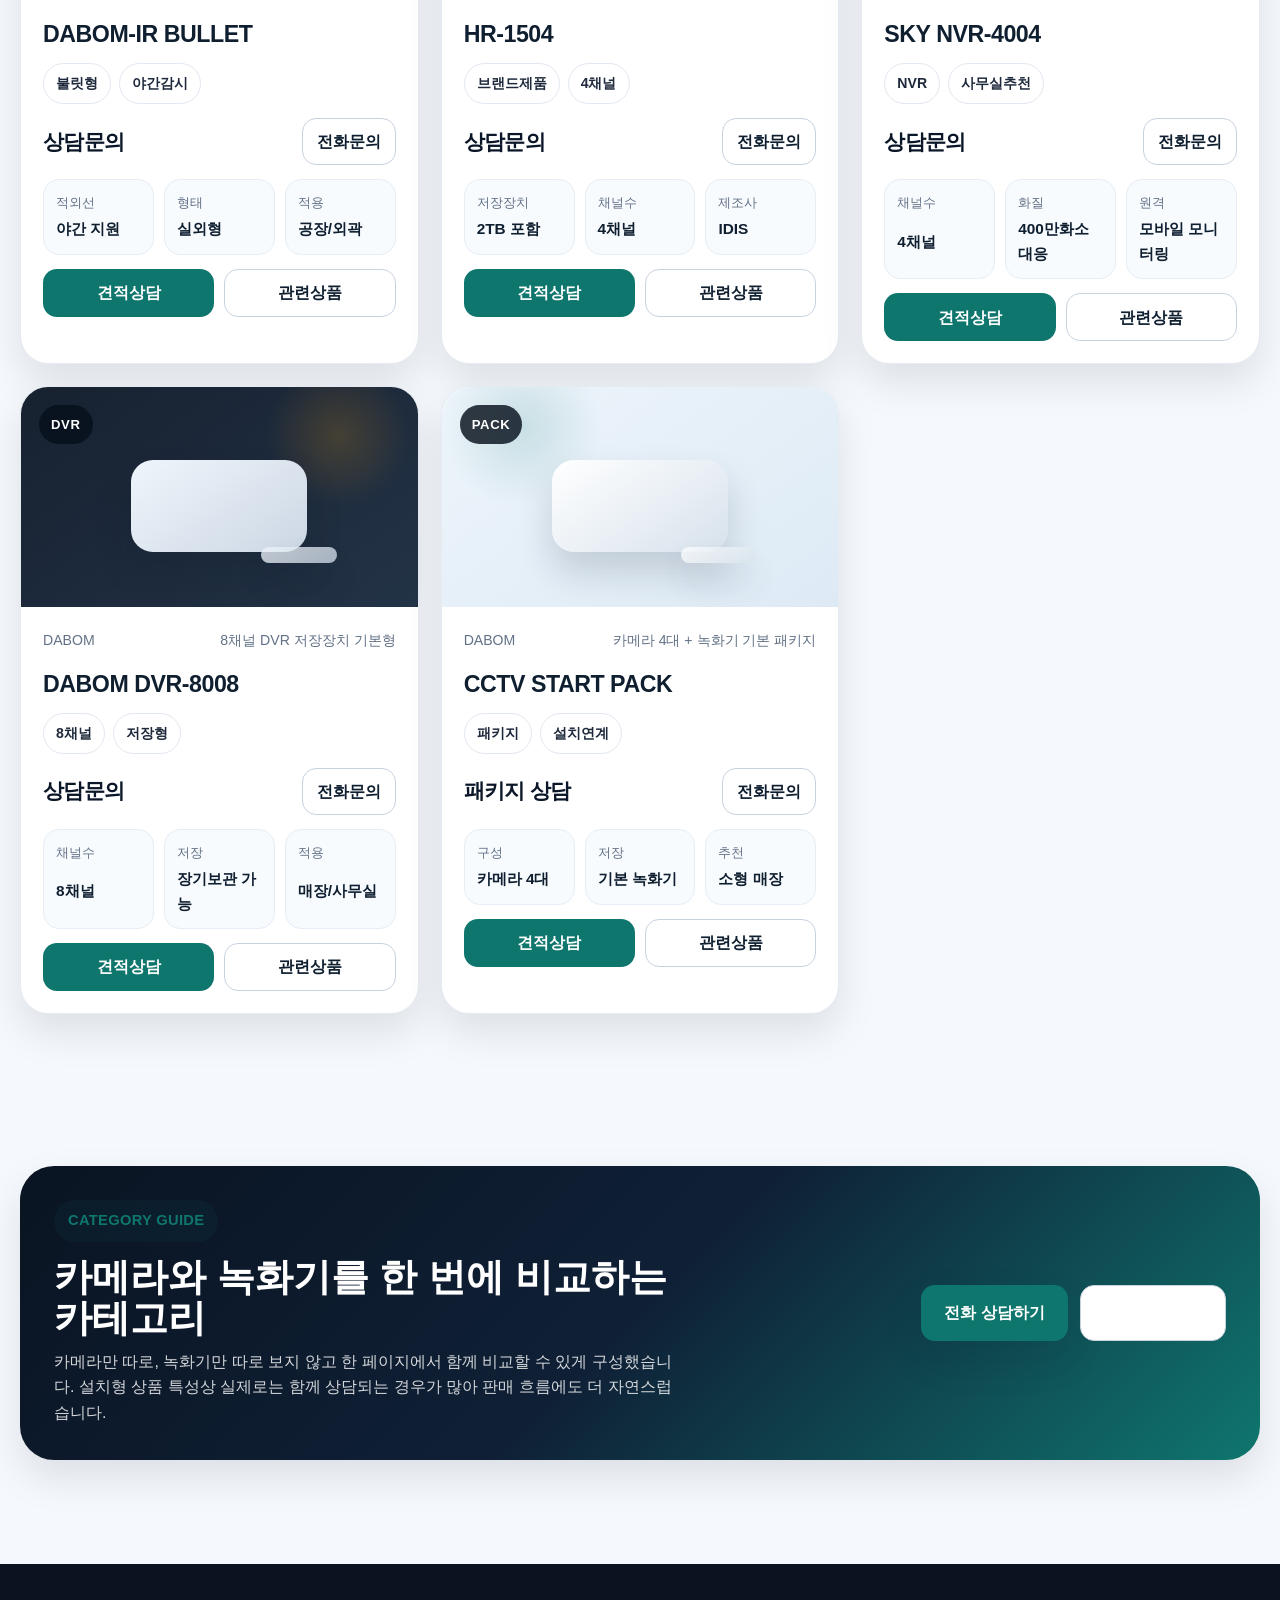
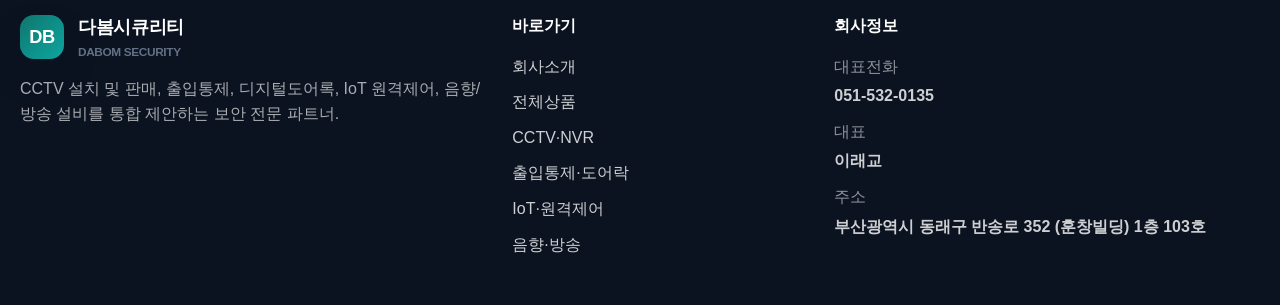
<file: recorders.html>
<!DOCTYPE html>
<html lang="ko">
<head>
  <meta charset="UTF-8">
  <meta http-equiv="refresh" content="0; url=cctv.html">
  <meta name="viewport" content="width=device-width, initial-scale=1.0">
  <title>녹화기 / NVR 카테고리는 CCTV · NVR로 통합되었습니다.</title>
  <link rel="stylesheet" href="styles.css">
</head>
<body>
  
<div class="notice-bar">
  <div class="container inner">
    <div>다봄시큐리티 · CCTV/NVR · 출입통제 · 디지털도어록 · IoT · 음향방송 통합 제안</div>
    <div class="notice-links"><span>고객센터 051-532-0135</span><span>현장 맞춤 견적</span><span>부산/경남 설치 대응</span></div>
  </div>
</div>
<header class="site-header">
  <div class="container inner">
    <a class="brand" href="index.html">
      <span class="brand-mark">DB</span>
      <span class="brand-text">다봄시큐리티 <small class="muted">DABOM SECURITY</small></span>
    </a>
    <button class="nav-toggle" aria-label="메뉴 열기" onclick="toggleMenu()">☰</button>
    <nav class="main-nav"><a href="index.html" class="">회사소개</a><a href="products.html" class="active">전체상품</a><a href="cctv.html" class="">CCTV·NVR</a><a href="access.html" class="">출입통제·도어락</a><a href="iot.html" class="">IoT·원격제어</a><a href="audio.html" class="">음향·방송</a></nav>
    <div class="header-actions">
      <a class="btn secondary" href="products.html">상품보기</a>
      <a class="btn primary" href="tel:051-532-0135">견적문의</a>
    </div>
  </div>
</header>

  <div class="redirect-body">
    <div class="redirect-card">
      <span class="eyebrow">PAGE MOVED</span>
      <h1>녹화기 / NVR 카테고리는 CCTV · NVR로 통합되었습니다.</h1>
      <p>요청하신 구조 변경에 따라 이 카테고리는 통합되었습니다. 아래 버튼을 눌러 새 페이지로 이동하세요.</p>
      <div class="btn-row" style="justify-content:center; margin-top:18px;">
        <a class="btn primary" href="cctv.html">새 카테고리로 이동</a>
        <a class="btn secondary" href="products.html">전체상품 보기</a>
      </div>
    </div>
  </div>
  
<footer class="footer">
  <div class="container footer-grid">
    <div>
      <a class="brand footer-brand" href="index.html">
        <span class="brand-mark">DB</span>
        <span class="brand-text">다봄시큐리티 <small class="muted">DABOM SECURITY</small></span>
      </a>
      <p class="footer-copy">CCTV 설치 및 판매, 출입통제, 디지털도어록, IoT 원격제어, 음향/방송 설비를 통합 제안하는 보안 전문 파트너.</p>
    </div>
    <div class="footer-links">
      <strong>바로가기</strong>
      <a href="index.html">회사소개</a>
      <a href="products.html">전체상품</a>
      <a href="cctv.html">CCTV·NVR</a>
      <a href="access.html">출입통제·도어락</a>
      <a href="iot.html">IoT·원격제어</a>
      <a href="audio.html">음향·방송</a>
    </div>
    <div class="footer-info">
      <strong>회사정보</strong>
      <div><span>대표전화</span><b>051-532-0135</b></div>
      <div><span>대표</span><b>이래교</b></div>
      <div><span>주소</span><b>부산광역시 동래구 반송로 352 (훈창빌딩) 1층 103호</b></div>
    </div>
  </div>
</footer>
<script src="app.js"></script>

</body>
</html>
</file>
<file: styles.css>
:root {
  --bg: #0d1523;
  --bg-soft: #152033;
  --card: #ffffff;
  --ink: #0f1f30;
  --sub: #627186;
  --line: #e2e8f0;
  --line-strong: #c8d2df;
  --primary: #0f766e;
  --primary-deep: #0a544f;
  --accent: #f59e0b;
  --light: #f5f8fc;
  --shadow: 0 18px 40px rgba(7, 23, 44, 0.10);
  --radius: 24px;
  --container: 1240px;
}
* { box-sizing: border-box; }
html { scroll-behavior: smooth; }
body {
  margin: 0;
  font-family: "Pretendard", "Noto Sans KR", "Apple SD Gothic Neo", Arial, sans-serif;
  color: var(--ink);
  background: var(--light);
  line-height: 1.6;
}
a { color: inherit; text-decoration: none; }
img { max-width: 100%; display: block; }
.container { width: min(calc(100% - 32px), var(--container)); margin: 0 auto; }
.section { padding: 88px 0; }
.section.tight { padding: 64px 0; }
.section-title { display: flex; gap: 18px; align-items: end; justify-content: space-between; margin-bottom: 32px; }
.section-title h2 { margin: 0; font-size: clamp(1.8rem, 3vw, 2.8rem); line-height: 1.15; letter-spacing: -.03em; }
.section-title p { margin: 0; color: var(--sub); max-width: 640px; }
.eyebrow {
  display: inline-flex; align-items: center; gap: 8px;
  padding: 9px 14px; border-radius: 999px;
  background: rgba(15, 118, 110, 0.08); color: var(--primary);
  font-size: 0.92rem; font-weight: 700; letter-spacing: .02em;
}
.muted { color: var(--sub); }
.btn-row { display: flex; gap: 12px; flex-wrap: wrap; }
.btn {
  display: inline-flex; align-items: center; justify-content: center; gap: 10px;
  padding: 14px 22px; border-radius: 14px; font-weight: 700; transition: .25s ease;
  border: 1px solid transparent;
}
.btn.primary { background: var(--primary); color: #fff; box-shadow: var(--shadow); }
.btn.primary:hover { background: var(--primary-deep); transform: translateY(-1px); }
.btn.secondary { background: #fff; border-color: var(--line-strong); }
.btn.secondary:hover { border-color: var(--primary); color: var(--primary); }
.notice-bar { background: #07111d; color: rgba(255,255,255,.82); font-size: .92rem; }
.notice-bar .inner {
  min-height: 44px; display: flex; align-items: center; justify-content: space-between; gap: 16px;
}
.notice-links { display: flex; gap: 16px; flex-wrap: wrap; }
.site-header {
  position: sticky; top: 0; z-index: 60; backdrop-filter: blur(18px);
  background: rgba(255,255,255,.86); border-bottom: 1px solid rgba(226,232,240,.92);
}
.site-header .inner {
  min-height: 86px; display: flex; align-items: center; justify-content: space-between; gap: 24px;
}
.brand { display: flex; align-items: center; gap: 14px; font-weight: 900; letter-spacing: -.02em; font-size: 1.14rem; }
.brand-mark {
  width: 44px; height: 44px; border-radius: 14px;
  background: linear-gradient(135deg, var(--primary) 0%, #0ea5a0 100%);
  display: grid; place-items: center; color: #fff; font-weight: 900; box-shadow: var(--shadow);
}
.brand small { display: block; font-size: .74rem; font-weight: 700; margin-top: 2px; }
.nav-toggle {
  display: none; width: 44px; height: 44px; border: 1px solid var(--line-strong); background: #fff;
  border-radius: 12px; font-size: 1.1rem;
}
.main-nav { display: flex; align-items: center; gap: 10px; flex-wrap: wrap; }
.main-nav a {
  padding: 12px 14px; border-radius: 12px; color: #1f2937; font-weight: 700; font-size: .96rem;
}
.main-nav a:hover, .main-nav a.active { background: rgba(15,118,110,.08); color: var(--primary); }
.header-actions { display: flex; align-items: center; gap: 10px; }

.hero {
  position: relative; overflow: hidden; color: #fff;
  background:
    radial-gradient(circle at top right, rgba(14, 165, 160, .34), transparent 28%),
    radial-gradient(circle at left center, rgba(245, 158, 11, .16), transparent 22%),
    linear-gradient(135deg, #07111d 0%, #0b1730 42%, #0f766e 100%);
}
.hero::before {
  content: ''; position: absolute; inset: 0; pointer-events: none;
  background-image: linear-gradient(rgba(255,255,255,.07) 1px, transparent 1px), linear-gradient(90deg, rgba(255,255,255,.05) 1px, transparent 1px);
  background-size: 120px 120px;
  mask-image: linear-gradient(to bottom, rgba(0,0,0,.38), transparent 80%);
}
.hero .inner {
  position: relative; z-index: 1;
  display: grid; grid-template-columns: 1.1fr .9fr; gap: 48px; align-items: center;
  min-height: 720px; padding: 96px 0 88px;
}
.hero h1, .shop-hero h1 {
  font-size: clamp(2.7rem, 6vw, 5rem); line-height: 1.04; margin: 18px 0 18px; letter-spacing: -.04em;
}
.hero p, .shop-hero p { font-size: 1.08rem; color: rgba(255,255,255,.80); max-width: 640px; }
.hero-card, .shop-hero-card {
  background: rgba(255,255,255,.08); border: 1px solid rgba(255,255,255,.12); border-radius: 28px;
  padding: 26px; box-shadow: 0 32px 80px rgba(0,0,0,.24); backdrop-filter: blur(18px);
}
.hero-grid { display: grid; grid-template-columns: repeat(2, minmax(0,1fr)); gap: 14px; margin-top: 22px; }
.hero-mini {
  padding: 18px; border-radius: 20px; background: rgba(255,255,255,.10); border: 1px solid rgba(255,255,255,.12);
}
.hero-mini strong { display: block; font-size: 1.36rem; margin-bottom: 6px; }
.hero-dashboard { display: grid; gap: 18px; }
.mock-visual {
  min-height: 400px; border-radius: 28px; overflow: hidden; position: relative;
  background:
    radial-gradient(circle at 20% 20%, rgba(245,158,11,.32), transparent 18%),
    linear-gradient(140deg, rgba(255,255,255,.12), rgba(255,255,255,.03));
  border: 1px solid rgba(255,255,255,.08);
}
.visual-badge {
  position: absolute; left: 22px; padding: 12px 14px; border-radius: 999px;
  background: rgba(7, 17, 29, .62); border: 1px solid rgba(255,255,255,.12); font-weight: 700;
}
.visual-badge.one { top: 22px; }
.visual-badge.two { bottom: 22px; left: auto; right: 22px; }
.visual-panel {
  position: absolute; inset: auto 22px 78px 22px;
  display: grid; grid-template-columns: repeat(3, 1fr); gap: 14px;
}
.panel-stat {
  padding: 18px; border-radius: 20px; background: rgba(255,255,255,.10); border: 1px solid rgba(255,255,255,.12);
}
.panel-stat b { display: block; font-size: 1.18rem; margin-bottom: 6px; }
.panel-stat span { color: rgba(255,255,255,.72); }

.shop-hero {
  color: #fff;
  background:
    radial-gradient(circle at top right, rgba(245,158,11,.24), transparent 24%),
    radial-gradient(circle at bottom left, rgba(14,165,160,.22), transparent 26%),
    linear-gradient(135deg, #08131f 0%, #0c1b33 54%, #0f766e 100%);
}
.shop-hero-grid {
  display: grid; grid-template-columns: 1fr .88fr; gap: 38px; align-items: center;
  min-height: 560px; padding: 88px 0 70px;
}
.shop-points { display: flex; flex-wrap: wrap; gap: 10px; margin-top: 20px; }
.shop-points span, .count {
  display: inline-flex; align-items: center; justify-content: center;
  padding: 8px 12px; border-radius: 999px; font-weight: 800; font-size: .84rem;
  background: rgba(255,255,255,.12); color: #fff;
}
.mini-tiles { display: grid; grid-template-columns: repeat(2, minmax(0,1fr)); gap: 14px; }
.mini-tiles > div {
  padding: 18px; border-radius: 22px; background: rgba(255,255,255,.10); border: 1px solid rgba(255,255,255,.10);
}
.mini-tiles b { display: block; font-size: 1.3rem; margin-bottom: 4px; }
.consult-box {
  margin-top: 16px; padding: 22px; border-radius: 24px;
  background: rgba(7, 17, 29, .48); border: 1px solid rgba(255,255,255,.12);
}
.consult-box strong { display: block; font-size: 1.18rem; margin-bottom: 8px; }
.consult-box p { margin: 0 0 16px; font-size: 1rem; }

.sub-hero {
  background:
    linear-gradient(135deg, #0a1422 0%, #0d2038 50%, #10354f 100%);
  color: #fff;
  padding: 74px 0 46px;
}
.sub-hero h1 { margin: 14px 0 10px; font-size: clamp(2.3rem, 4vw, 3.8rem); line-height: 1.08; letter-spacing: -.03em; }
.sub-hero p { color: rgba(255,255,255,.82); max-width: 840px; margin: 0; }
.breadcrumbs { color: rgba(255,255,255,.60); font-size: .94rem; }

.ecom-bar {
  position: sticky; top: 86px; z-index: 40;
  background: rgba(255,255,255,.92); backdrop-filter: blur(18px); border-bottom: 1px solid var(--line);
}
.ecom-bar .inner {
  min-height: 72px; display: flex; align-items: center; justify-content: space-between; gap: 14px;
}
.category-tabs { display: flex; gap: 10px; flex-wrap: wrap; }
.category-tabs a {
  padding: 10px 14px; border-radius: 999px; background: #fff; border: 1px solid var(--line);
  font-weight: 700; color: #334155; transition: .2s ease;
}
.category-tabs a.active, .category-tabs a:hover { background: rgba(15,118,110,.09); color: var(--primary); border-color: rgba(15,118,110,.18); }
.quick-links { display: flex; gap: 10px; }
.quick-links a { padding: 10px 14px; border-radius: 999px; background: #f8fafc; border: 1px solid var(--line); font-weight: 700; }

.shop-shelf { padding-top: 52px; }
.category-shelf { display: grid; grid-template-columns: repeat(4, minmax(0,1fr)); gap: 18px; }
.shelf-card {
  background: #fff; padding: 28px; border-radius: 26px; box-shadow: var(--shadow);
  border: 1px solid rgba(226,232,240,.86);
}
.shelf-card h3 { margin: 14px 0 10px; font-size: 1.4rem; line-height: 1.2; }
.shelf-card p { margin: 0 0 18px; }

.filter-row {
  display: flex; align-items: center; justify-content: space-between; gap: 18px;
  margin-bottom: 24px; flex-wrap: wrap;
}
.filter-chips { display: flex; gap: 10px; flex-wrap: wrap; }
.filter-chips span, .badge {
  display: inline-flex; align-items: center; padding: 8px 12px; border-radius: 999px;
  background: #fff; border: 1px solid var(--line); color: #1e293b; font-weight: 700; font-size: .88rem;
}
.product-grid { display: grid; grid-template-columns: repeat(3, minmax(0,1fr)); gap: 22px; }
.product-card {
  background: #fff; border-radius: 28px; overflow: hidden; border: 1px solid rgba(226,232,240,.86); box-shadow: var(--shadow);
}
.product-visual {
  position: relative; min-height: 220px; overflow: hidden;
  background:
    radial-gradient(circle at 20% 18%, rgba(15,118,110,.16), transparent 22%),
    linear-gradient(145deg, #eef5fb 0%, #ddeaf5 100%);
}
.product-visual.dark {
  background:
    radial-gradient(circle at 80% 22%, rgba(245,158,11,.18), transparent 20%),
    linear-gradient(145deg, #172130 0%, #233347 100%);
}
.visual-chip {
  position: absolute; top: 18px; left: 18px;
  padding: 9px 12px; border-radius: 999px;
  background: rgba(7,17,29,.82); color: #fff; font-weight: 800; font-size: .82rem; letter-spacing: .05em;
}
.device-shape {
  position: absolute; left: 50%; top: 54%; transform: translate(-50%, -50%);
  width: 180px; height: 60px; border-radius: 18px;
  background: linear-gradient(145deg, #fff, #d7e2ec); box-shadow: 0 20px 36px rgba(15,23,42,.16);
}
.product-visual.dark .device-shape { background: linear-gradient(145deg, #eff5fb, #ccd7e4); }
.device-shape.small {
  width: 76px; height: 16px; top: 76%; left: 70%; border-radius: 999px; opacity: .78;
}
.device-shape.dome { width: 150px; height: 110px; border-radius: 50%; }
.device-shape.tall { width: 176px; height: 74px; border-radius: 24px; transform: translate(-50%, -50%) rotate(-10deg); }
.device-shape.lock { width: 90px; height: 170px; border-radius: 22px; }
.device-shape.speaker { width: 160px; height: 120px; border-radius: 28px; }
.device-shape.panel { width: 176px; height: 92px; border-radius: 22px; }
.product-body { padding: 22px; display: grid; gap: 14px; }
.product-meta {
  display: flex; justify-content: space-between; gap: 12px; font-size: .88rem; color: var(--sub);
}
.product-body h3 { margin: 0; font-size: 1.45rem; letter-spacing: -.02em; }
.badges { display: flex; gap: 8px; flex-wrap: wrap; margin-top: 10px; }
.price-row {
  display: flex; justify-content: space-between; gap: 12px; align-items: center; flex-wrap: wrap;
}
.price { font-size: 1.32rem; font-weight: 900; color: #0b1728; letter-spacing: -.03em; }
.specs {
  display: grid; grid-template-columns: repeat(3, minmax(0,1fr)); gap: 10px;
}
.specs span {
  display: grid; gap: 4px; padding: 12px; border-radius: 16px; background: #f8fbfe; border: 1px solid #e6edf5;
}
.specs span span { padding: 0; background: transparent; border: none; color: var(--sub); font-size: .82rem; }
.specs b { font-size: .96rem; }
.product-actions { display: grid; grid-template-columns: 1fr 1fr; gap: 10px; }
.product-actions a {
  display: inline-flex; align-items: center; justify-content: center;
  min-height: 48px; border-radius: 14px; font-weight: 800;
}
.product-actions .quote { background: var(--primary); color: #fff; }
.product-actions .buy { background: #fff; border: 1px solid var(--line-strong); }

.stats-grid, .industry-grid, .step-grid, .package-grid, .reason-grid, .icon-grid {
  display: grid; gap: 18px;
}
.stats-grid { grid-template-columns: repeat(4, minmax(0,1fr)); }
.industry-grid { grid-template-columns: repeat(3, minmax(0,1fr)); }
.step-grid { grid-template-columns: repeat(4, minmax(0,1fr)); }
.package-grid, .reason-grid { grid-template-columns: repeat(4, minmax(0,1fr)); }
.icon-grid { grid-template-columns: repeat(3, minmax(0,1fr)); }
.icon-grid.four { grid-template-columns: repeat(4, minmax(0,1fr)); }

.stat-card, .industry-card, .step-card, .package-card, .reason-card, .icon-card {
  background: #fff; border-radius: 24px; padding: 26px; border: 1px solid rgba(226,232,240,.86); box-shadow: var(--shadow);
}
.stat-card strong { display: block; font-size: 1.22rem; margin-bottom: 10px; }
.icon-top { font-size: 1.8rem; margin-bottom: 12px; }
.icon-card h3, .industry-card h3, .step-card h3, .package-card h3, .reason-card h3 { margin: 0 0 10px; font-size: 1.25rem; }
.step-num {
  width: 54px; height: 54px; border-radius: 18px; display: grid; place-items: center;
  background: rgba(15,118,110,.10); color: var(--primary); font-weight: 900; margin-bottom: 16px;
}
.card-list { display: grid; gap: 10px; margin-top: 16px; }
.card-list span {
  padding: 12px 14px; border-radius: 14px; background: #f7fafc; border: 1px solid #e8eef5;
}
.split-card {
  display: grid; grid-template-columns: 1.12fr .88fr; gap: 24px; align-items: stretch;
  background: #fff; border-radius: 32px; padding: 32px; box-shadow: var(--shadow); border: 1px solid rgba(226,232,240,.86);
}
.surface.dark {
  color: #fff;
  background: linear-gradient(135deg, #08111d 0%, #11233a 70%, #0f766e 100%);
}
.pad { padding: 28px; border-radius: 28px; }
.table-like { display: grid; gap: 14px; margin-top: 18px; }
.table-like > div {
  display: grid; grid-template-columns: 110px 1fr; gap: 14px; align-items: center;
  padding: 16px; border-radius: 18px; background: rgba(255,255,255,.08);
}
.info-grid {
  display: grid; grid-template-columns: 1.06fr .94fr; gap: 24px; align-items: stretch;
}
.info-card, .contact-panel {
  background: #fff; border-radius: 30px; padding: 30px; box-shadow: var(--shadow); border: 1px solid rgba(226,232,240,.86);
}
.contact-list { display: grid; gap: 14px; }
.contact-list div {
  display: grid; grid-template-columns: 120px 1fr; gap: 14px; padding: 14px 0; border-bottom: 1px solid var(--line);
}
.contact-panel {
  color: #fff;
  background: linear-gradient(150deg, #08111d 0%, #0c1a2e 46%, #0f766e 100%);
}
.panel-badge {
  display: inline-flex; padding: 8px 12px; border-radius: 999px;
  background: rgba(255,255,255,.12); font-weight: 800; font-size: .84rem;
}
.contact-panel h3 { margin: 18px 0 12px; font-size: clamp(1.8rem, 3vw, 2.8rem); line-height: 1.14; }
.contact-panel p { color: rgba(255,255,255,.78); }
.contact-highlight {
  margin-top: 14px; padding: 16px 18px; border-radius: 18px;
  background: rgba(255,255,255,.09); border: 1px solid rgba(255,255,255,.12);
}
.contact-highlight span { display: block; color: rgba(255,255,255,.66); margin-bottom: 4px; }

.inline-cta, .sales-band {
  display: grid; grid-template-columns: 1.08fr .92fr; gap: 24px; align-items: center;
  background: linear-gradient(135deg, #0a1422 0%, #0f2036 50%, #0f766e 100%);
  color: #fff; border-radius: 34px; padding: 34px; box-shadow: var(--shadow);
}
.inline-cta h2, .sales-band h2 { margin: 14px 0 10px; font-size: clamp(2rem, 3vw, 3rem); line-height: 1.08; }
.inline-cta p, .sales-band p { margin: 0; color: rgba(255,255,255,.82); }
.cta-actions { display: flex; gap: 12px; flex-wrap: wrap; justify-content: flex-end; }
.sales-list { display: grid; gap: 12px; }
.sales-list > div {
  display: grid; grid-template-columns: 60px 1fr; gap: 14px; align-items: center;
  padding: 16px; border-radius: 18px; background: rgba(255,255,255,.10); border: 1px solid rgba(255,255,255,.12);
}
.sales-list b { font-size: 1.5rem; }

.footer {
  padding: 48px 0; background: #0b1320; color: rgba(255,255,255,.80); margin-top: 40px;
}
.footer-grid { display: grid; grid-template-columns: 1.1fr .7fr 1fr; gap: 24px; }
.footer-brand { color: #fff; }
.footer-copy { max-width: 520px; color: rgba(255,255,255,.65); margin-top: 14px; }
.footer-links, .footer-info { display: grid; gap: 10px; align-content: start; }
.footer-links strong, .footer-info strong { color: #fff; font-size: 1.02rem; margin-bottom: 6px; }
.footer-info div { display: grid; gap: 4px; }
.footer-info span { color: rgba(255,255,255,.54); }

.redirect-body {
  min-height: calc(100vh - 130px);
  display: grid; place-items: center;
}
.redirect-card {
  background: #fff; border: 1px solid var(--line); border-radius: 30px; box-shadow: var(--shadow);
  padding: 42px; max-width: 720px; text-align: center;
}

@media (max-width: 1180px) {
  .hero .inner, .shop-hero-grid, .split-card, .info-grid, .inline-cta, .sales-band { grid-template-columns: 1fr; }
  .stats-grid, .package-grid, .reason-grid, .icon-grid.four, .category-shelf { grid-template-columns: repeat(2, minmax(0,1fr)); }
  .product-grid, .industry-grid, .step-grid, .icon-grid { grid-template-columns: repeat(2, minmax(0,1fr)); }
  .footer-grid { grid-template-columns: 1fr; }
}
@media (max-width: 920px) {
  .site-header .inner { flex-wrap: wrap; min-height: auto; padding: 14px 0; }
  .nav-toggle { display: inline-grid; place-items: center; margin-left: auto; }
  .main-nav {
    display: none; width: 100%; order: 4; padding: 8px 0 2px;
  }
  .main-nav.open { display: flex; flex-direction: column; align-items: stretch; }
  .main-nav a { background: #fff; border: 1px solid var(--line); }
  .header-actions { width: 100%; justify-content: flex-start; }
  .ecom-bar { top: 120px; }
  .ecom-bar .inner { align-items: flex-start; padding: 12px 0; flex-direction: column; }
}
@media (max-width: 720px) {
  .section { padding: 72px 0; }
  .section-title { flex-direction: column; align-items: stretch; }
  .hero .inner { min-height: auto; padding: 72px 0; }
  .hero-grid, .stats-grid, .industry-grid, .step-grid, .package-grid, .reason-grid, .icon-grid, .icon-grid.four, .product-grid, .category-shelf, .specs {
    grid-template-columns: 1fr;
  }
  .mini-tiles, .visual-panel, .product-actions { grid-template-columns: 1fr; }
  .specs span { min-height: auto; }
  .contact-list div, .table-like > div, .sales-list > div { grid-template-columns: 1fr; }
  .cta-actions { justify-content: flex-start; }
  .quick-links { width: 100%; }
  .quick-links a { flex: 1; justify-content: center; text-align: center; }
  .notice-bar .inner { flex-direction: column; align-items: flex-start; padding: 10px 0; }
}
</file>
